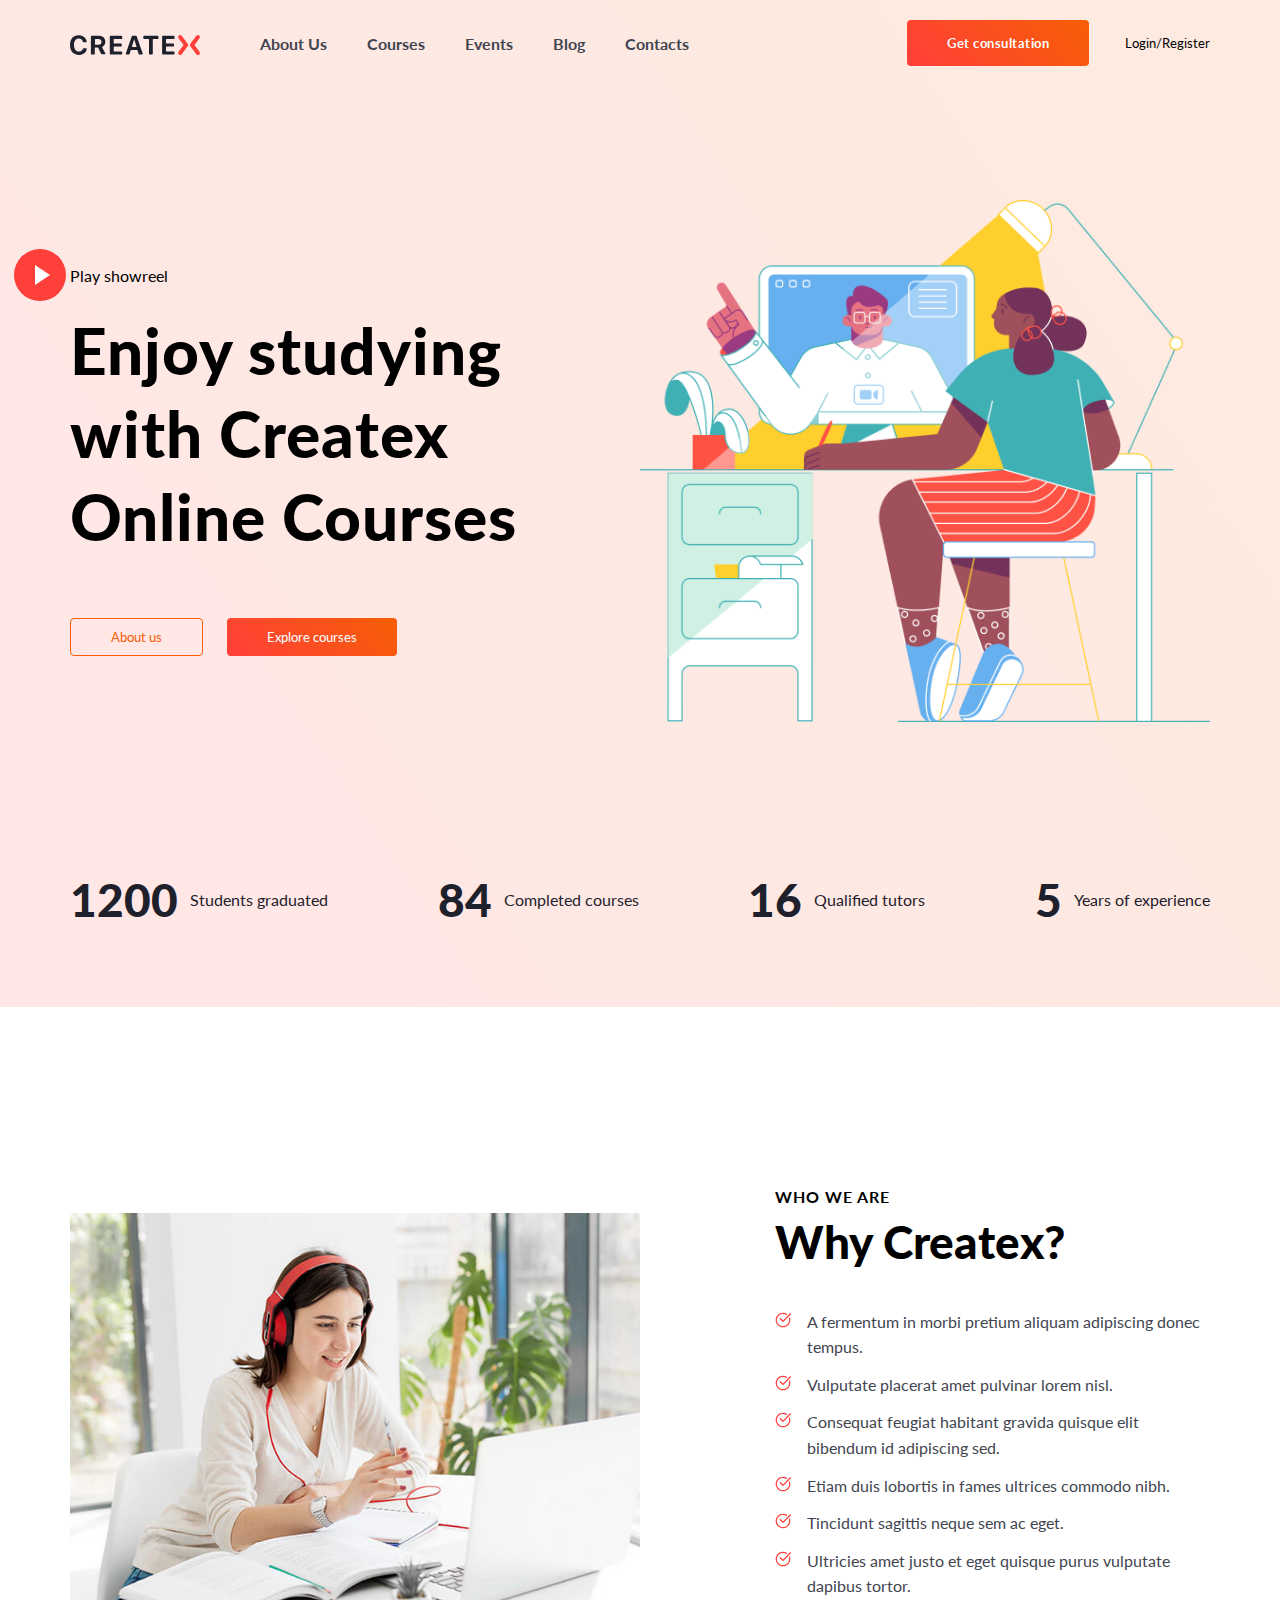
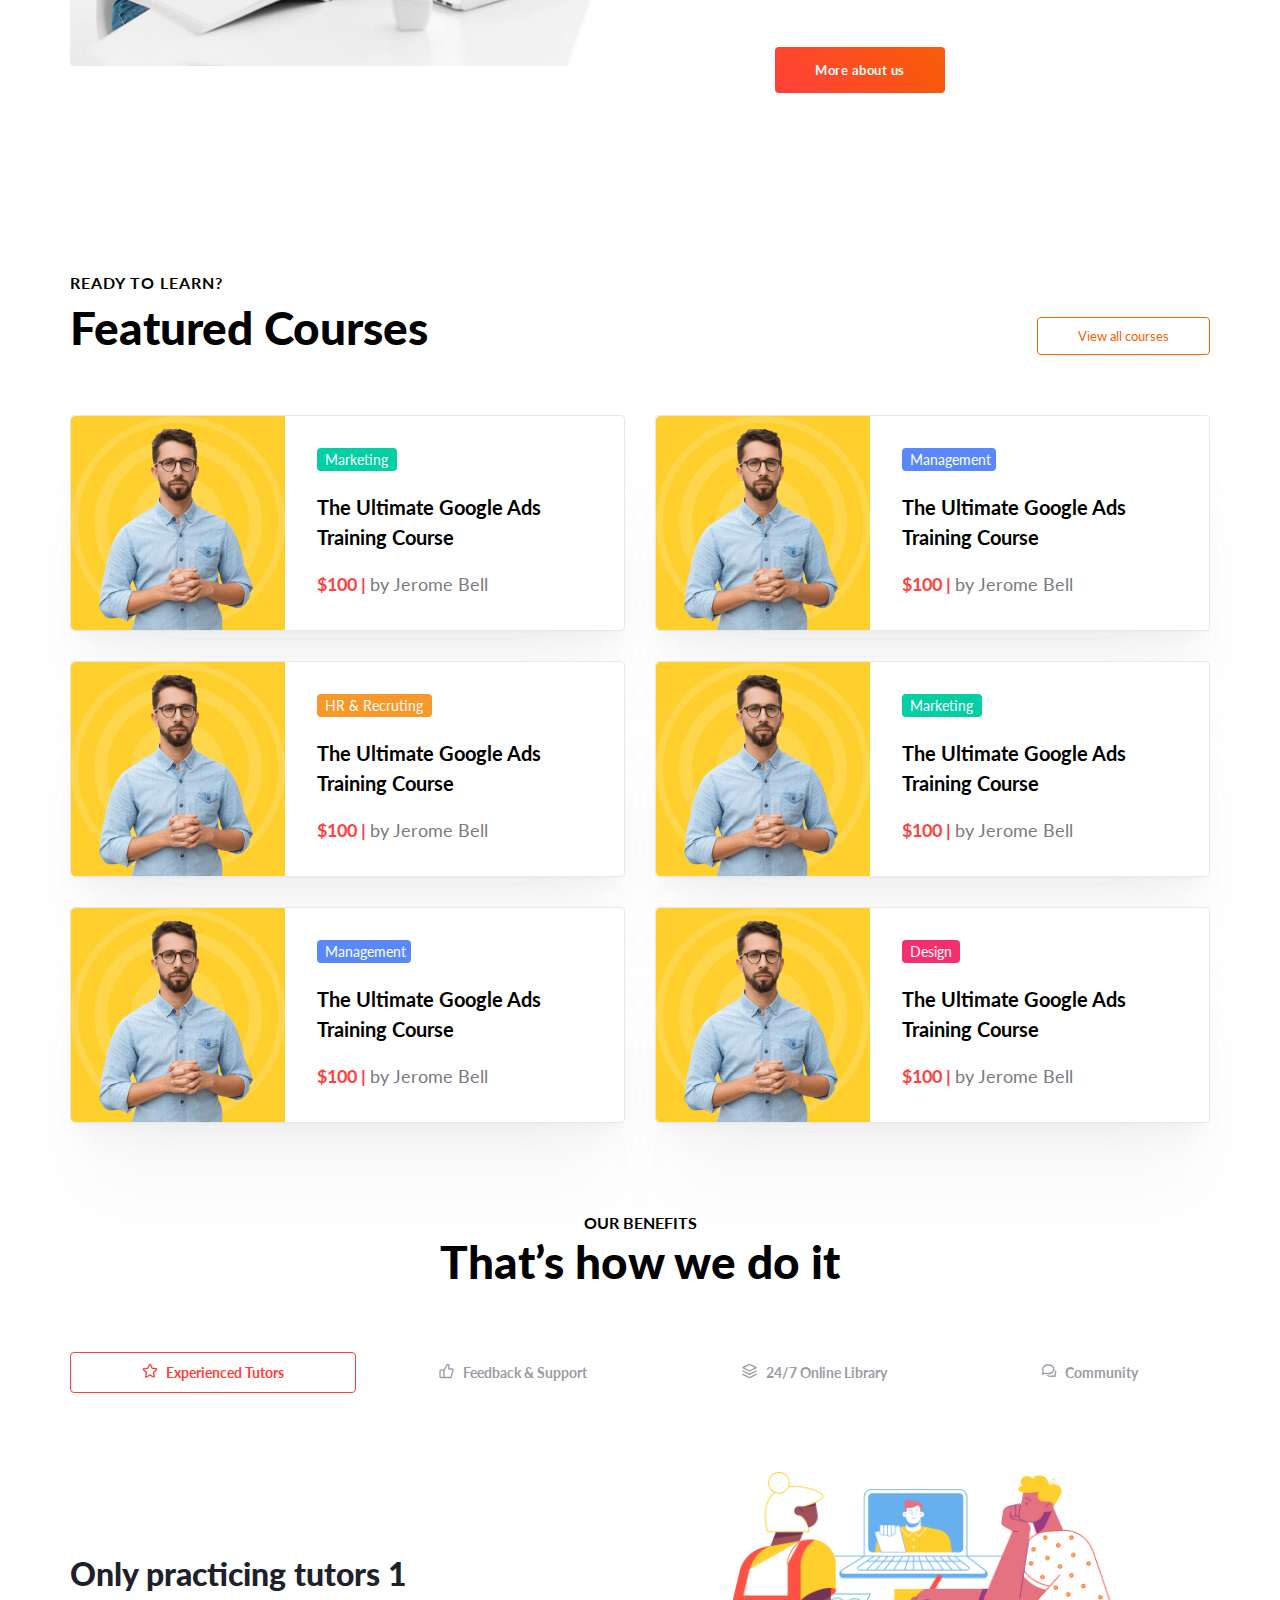
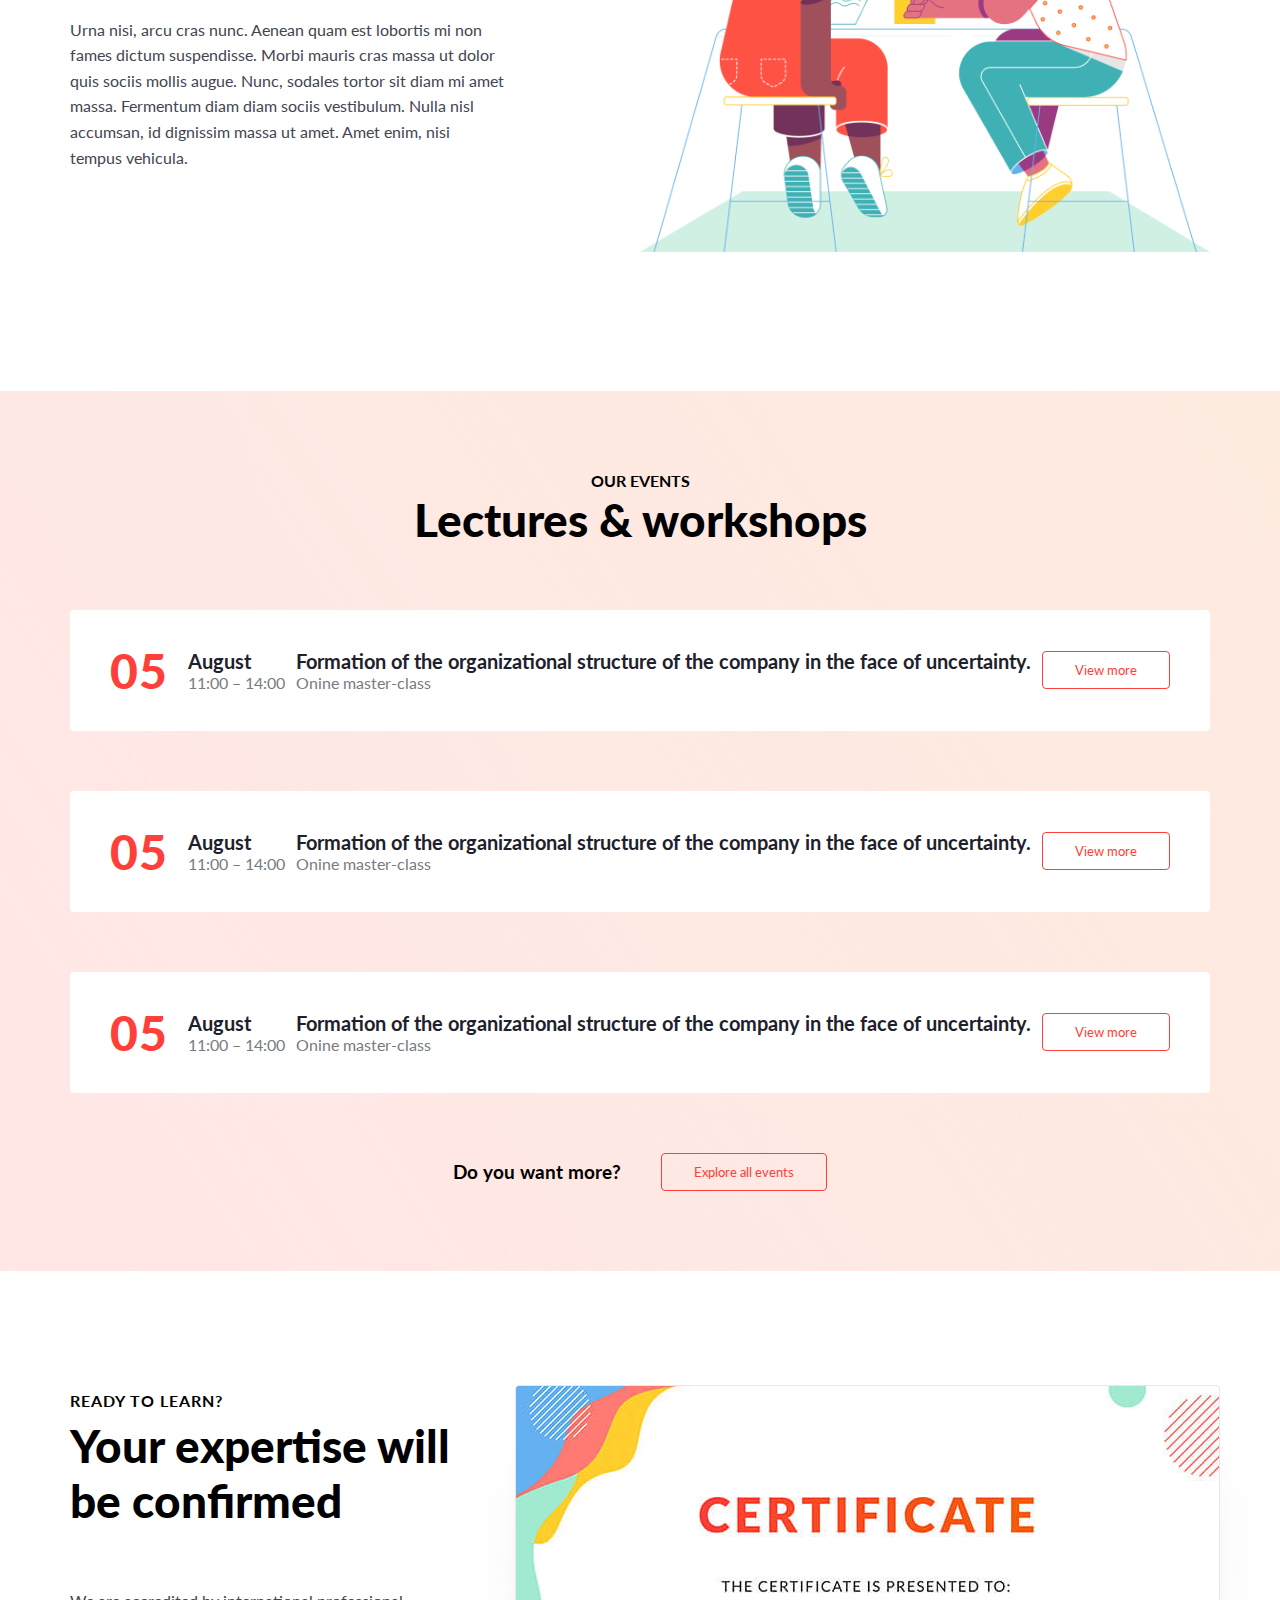
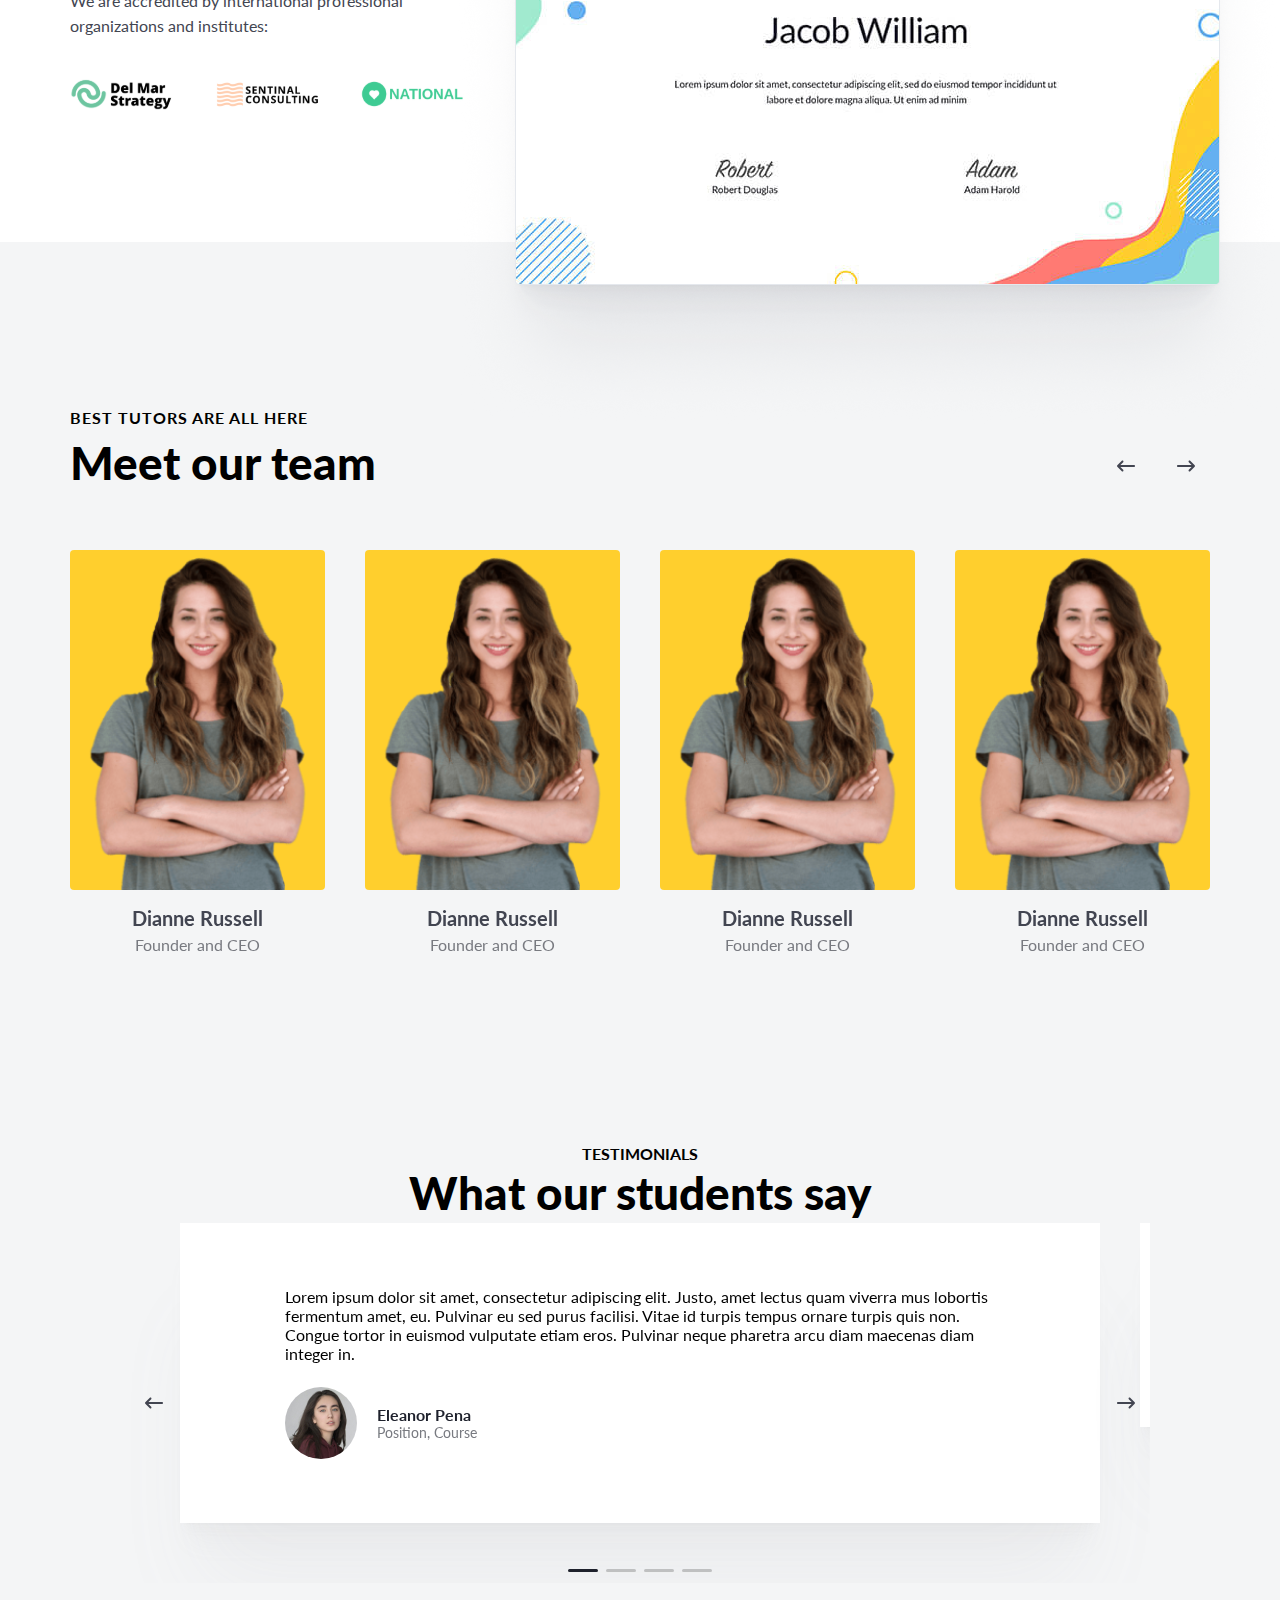
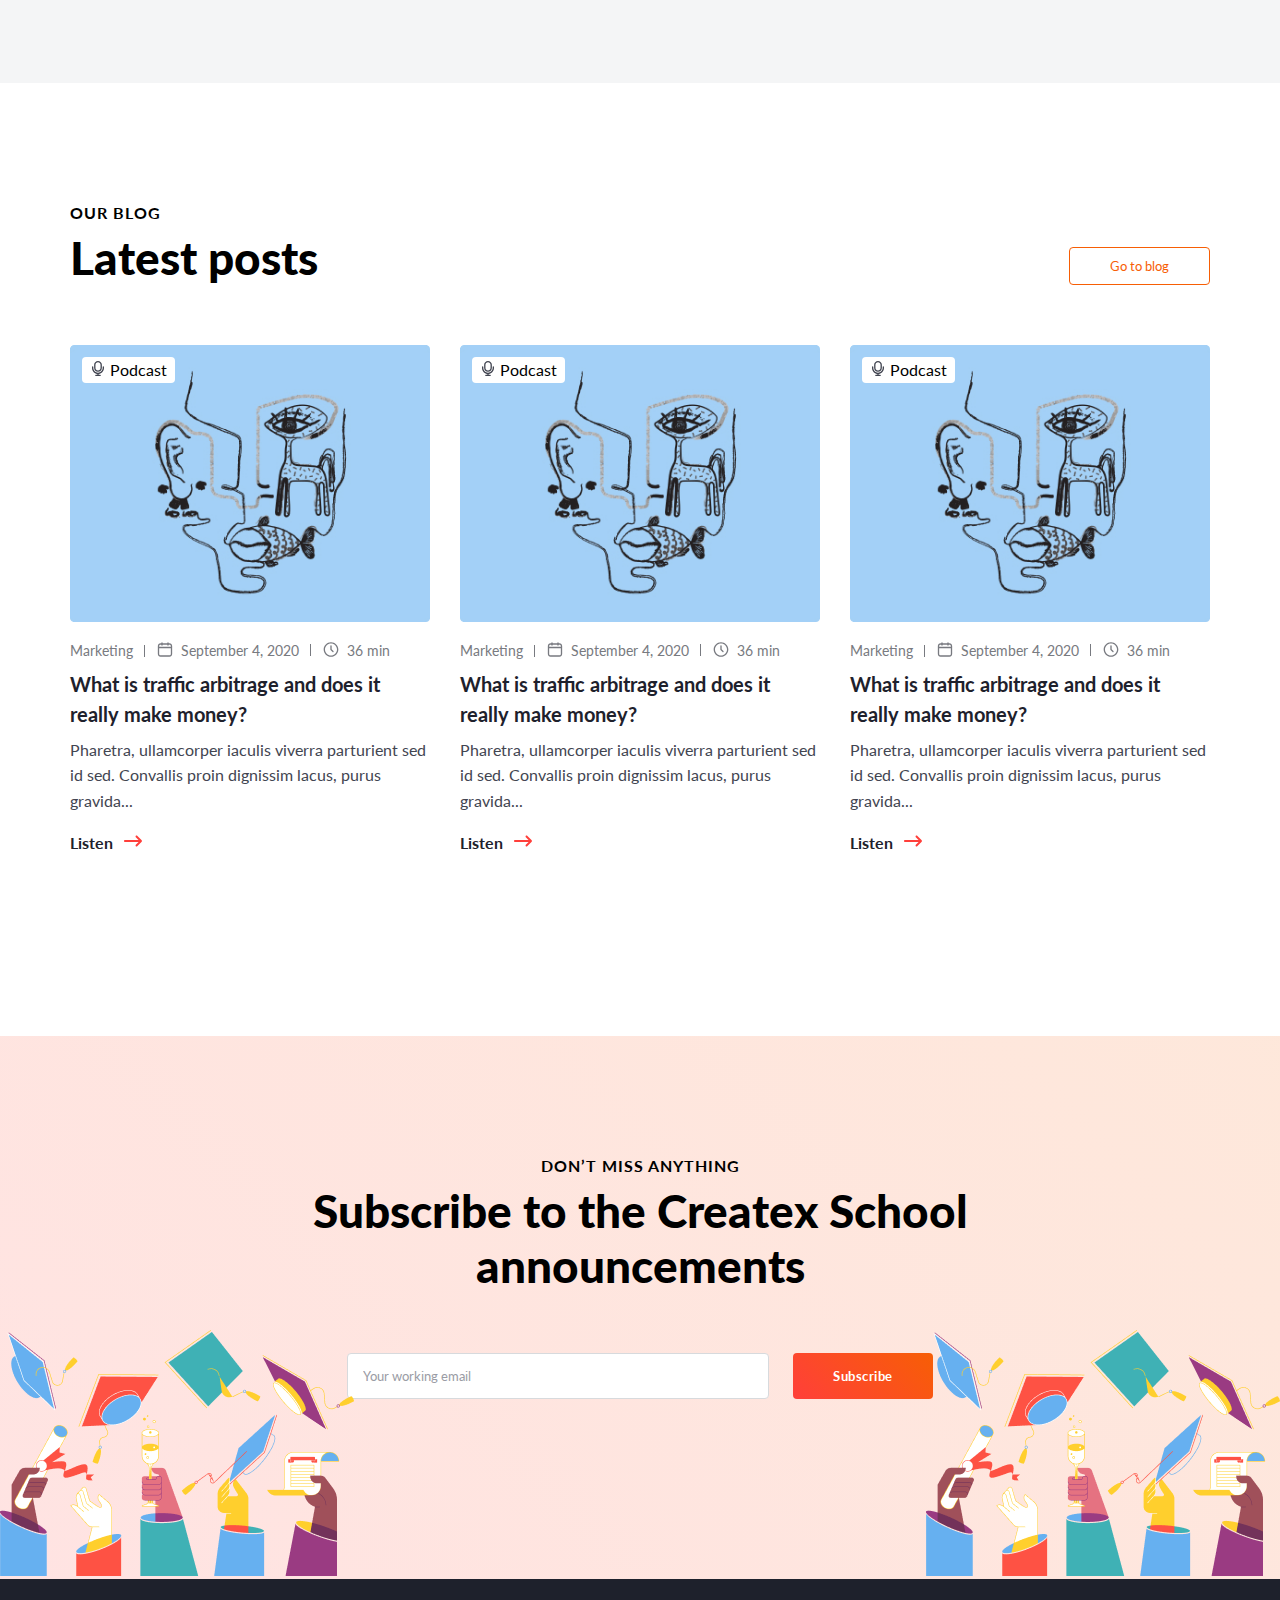
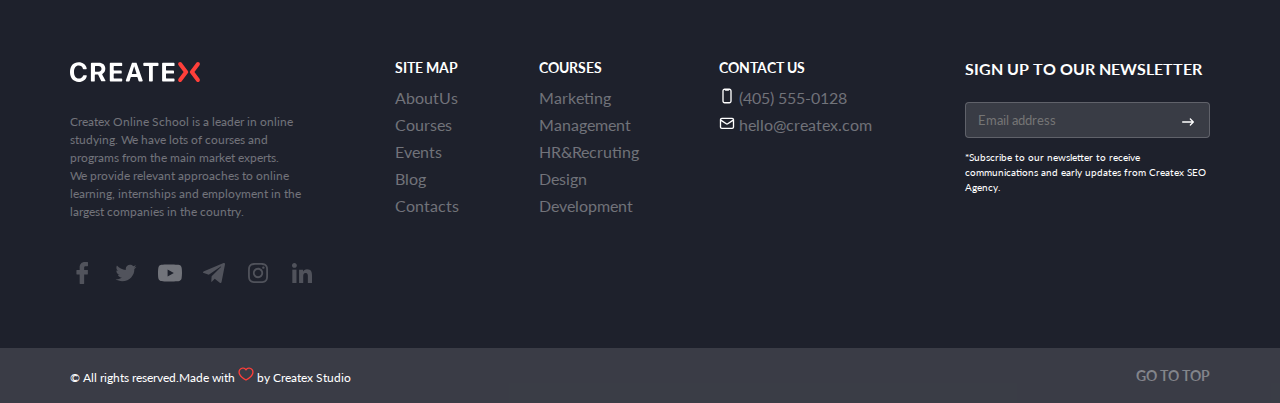
<file: index.html>
<!doctype html>
<html lang="en">
<head>
    <meta charset="UTF-8">
    <meta name="viewport"
          content="width=device-width, user-scalable=no, initial-scale=1.0, maximum-scale=1.0, minimum-scale=1.0">
    <meta http-equiv="X-UA-Compatible" content="ie=edge">
    <title>CreateX</title>
    <link
            rel="stylesheet"
            href="https://cdn.jsdelivr.net/npm/swiper@10/swiper-bundle.min.css"
    />
    <link rel="stylesheet" href="./src/styles/style.css">
</head>
<body>

<header class="header">
    <div class="container">
        <nav class="header__nav">
            <div class="header__route">
                <h1 class="header__title">
                    <img src="./src/images/logo.svg" alt="">
                </h1>
                <div class="header__menu">
                    <a href="" class="header__link">About Us</a>
                    <a href="./src/pages/courses/index.html" class="header__link">
                        Courses
                    </a>
                    <a href="" class="header__link">Events</a>
                    <a href="" class="header__link">Blog</a>
                    <a href="" class="header__link">Contacts</a>
                </div>
            </div>
            <div class="header__btns">
                <button class="header__btn">Get consultation</button>
                <button class="header__login">Login/Register</button>
            </div>
        </nav>
    </div>
</header>

<main>
    <section class="enjoy">
            <div class="container">
                <div class="enjoy__content">
                    <div class="enjoy__info">
                        <div class="enjoy__play">
                            <a href="https://www.youtube.com/">
                                <span class="enjoy__play-circle"></span>
                            </a>
                            Play showreel
                        </div>
                        <h2 class="enjoy__title">
                            Enjoy studying
                            with Createx Online Courses
                        </h2>
                        <div class="enjoy__btns">
                            <button class="enjoy__whiteBtn">About us</button>
                            <button class="enjoy__btn ">Explore courses</button>
                        </div>
                    </div>
                    <img class="enjoy__img" src="./src/images/illustration.png" alt="">
                </div>
                <ul class="enjoy__row">
                    <li class="enjoy__item">
                        <span class="enjoy__item-sum">
                            1200
                        </span>
                        <span class="enjoy__item-text">
                            Students graduated
                        </span>
                    </li>
                    <li class="enjoy__item">
                        <span class="enjoy__item-sum">
                            84
                        </span>
                        <span class="enjoy__item-text">
                            Completed courses
                        </span>
                    </li>
                    <li class="enjoy__item">
                        <span class="enjoy__item-sum">
                            16
                        </span>
                        <span class="enjoy__item-text">
                            Qualified tutors
                        </span>
                    </li>
                    <li class="enjoy__item">
                        <span class="enjoy__item-sum">
                            5
                        </span>
                        <span class="enjoy__item-text">
                           Years of experience
                        </span>
                    </li>
                </ul>
            </div>
    </section>

    <section class="about">
        <div class="container">
            <div class="about__content">
                <img src="./src/images/about.png" alt="" class="about__image">

                <div class="about__questions">
                    <p class="about__questions-suptitle">Who we are</p>
                    <h2 class="about__questions-title">Why Createx?</h2>
                    <ul class="about__questions-list">
                        <li class="about__questions-item">
                            <span>
                                <svg width="16" height="16" viewBox="0 0 16 16" fill="none" xmlns="http://www.w3.org/2000/svg">
<g clip-path="url(#clip0_2492_14491)">
<path d="M7.99984 15.3337C12.0432 15.3337 15.3332 12.044 15.3332 8.00033C15.3332 7.30238 15.2357 6.61458 15.0428 5.95588C14.9478 5.63197 14.6096 5.44592 14.2848 5.54096C13.9606 5.6357 13.7751 5.97512 13.8698 6.29903C14.0296 6.84629 14.1109 7.4189 14.1109 8.00033C14.1109 11.3699 11.3695 14.1114 7.99984 14.1114C4.63022 14.1114 1.88873 11.3699 1.88873 8.00033C1.88873 4.63071 4.63022 1.88921 7.99984 1.88921C9.22445 1.88921 10.4027 2.24729 11.4071 2.92449C11.6866 3.11323 12.0668 3.03908 12.2552 2.75948C12.4438 2.47959 12.3703 2.09973 12.0904 1.91115C10.8834 1.09728 9.46898 0.666992 7.99984 0.666992C3.95645 0.666992 0.666504 3.95664 0.666504 8.00033C0.666504 12.044 3.95645 15.3337 7.99984 15.3337Z" fill="#FF3F3A"/>
<path d="M14.8617 1.52885L7.99971 8.3905L5.8044 6.19552C5.54399 5.93526 5.12211 5.93526 4.86169 6.19552C4.60144 6.45593 4.60144 6.87781 4.86169 7.13822L7.52836 9.80489C7.65873 9.93526 7.82898 10.0002 7.99971 10.0002C8.17045 10.0002 8.3407 9.93526 8.47107 9.80489L15.8044 2.47156C16.0647 2.21114 16.0647 1.78927 15.8044 1.52885C15.544 1.2686 15.1221 1.2686 14.8617 1.52885Z" fill="#FF3F3A"/>
</g>
<defs>
<clipPath id="clip0_2492_14491">
<rect width="16" height="16" fill="white"/>
</clipPath>
</defs>
</svg>

                            </span>
                            A fermentum in morbi pretium aliquam adipiscing donec tempus.
                        </li>
                        <li class="about__questions-item">
                            <span>
                                <svg width="16" height="16" viewBox="0 0 16 16" fill="none" xmlns="http://www.w3.org/2000/svg">
<g clip-path="url(#clip0_2492_14491)">
<path d="M7.99984 15.3337C12.0432 15.3337 15.3332 12.044 15.3332 8.00033C15.3332 7.30238 15.2357 6.61458 15.0428 5.95588C14.9478 5.63197 14.6096 5.44592 14.2848 5.54096C13.9606 5.6357 13.7751 5.97512 13.8698 6.29903C14.0296 6.84629 14.1109 7.4189 14.1109 8.00033C14.1109 11.3699 11.3695 14.1114 7.99984 14.1114C4.63022 14.1114 1.88873 11.3699 1.88873 8.00033C1.88873 4.63071 4.63022 1.88921 7.99984 1.88921C9.22445 1.88921 10.4027 2.24729 11.4071 2.92449C11.6866 3.11323 12.0668 3.03908 12.2552 2.75948C12.4438 2.47959 12.3703 2.09973 12.0904 1.91115C10.8834 1.09728 9.46898 0.666992 7.99984 0.666992C3.95645 0.666992 0.666504 3.95664 0.666504 8.00033C0.666504 12.044 3.95645 15.3337 7.99984 15.3337Z" fill="#FF3F3A"/>
<path d="M14.8617 1.52885L7.99971 8.3905L5.8044 6.19552C5.54399 5.93526 5.12211 5.93526 4.86169 6.19552C4.60144 6.45593 4.60144 6.87781 4.86169 7.13822L7.52836 9.80489C7.65873 9.93526 7.82898 10.0002 7.99971 10.0002C8.17045 10.0002 8.3407 9.93526 8.47107 9.80489L15.8044 2.47156C16.0647 2.21114 16.0647 1.78927 15.8044 1.52885C15.544 1.2686 15.1221 1.2686 14.8617 1.52885Z" fill="#FF3F3A"/>
</g>
<defs>
<clipPath id="clip0_2492_14491">
<rect width="16" height="16" fill="white"/>
</clipPath>
</defs>
</svg>

                            </span>
                            Vulputate placerat amet pulvinar lorem nisl.
                        </li>
                        <li class="about__questions-item">
                            <span>
                                <svg width="16" height="16" viewBox="0 0 16 16" fill="none" xmlns="http://www.w3.org/2000/svg">
<g clip-path="url(#clip0_2492_14491)">
<path d="M7.99984 15.3337C12.0432 15.3337 15.3332 12.044 15.3332 8.00033C15.3332 7.30238 15.2357 6.61458 15.0428 5.95588C14.9478 5.63197 14.6096 5.44592 14.2848 5.54096C13.9606 5.6357 13.7751 5.97512 13.8698 6.29903C14.0296 6.84629 14.1109 7.4189 14.1109 8.00033C14.1109 11.3699 11.3695 14.1114 7.99984 14.1114C4.63022 14.1114 1.88873 11.3699 1.88873 8.00033C1.88873 4.63071 4.63022 1.88921 7.99984 1.88921C9.22445 1.88921 10.4027 2.24729 11.4071 2.92449C11.6866 3.11323 12.0668 3.03908 12.2552 2.75948C12.4438 2.47959 12.3703 2.09973 12.0904 1.91115C10.8834 1.09728 9.46898 0.666992 7.99984 0.666992C3.95645 0.666992 0.666504 3.95664 0.666504 8.00033C0.666504 12.044 3.95645 15.3337 7.99984 15.3337Z" fill="#FF3F3A"/>
<path d="M14.8617 1.52885L7.99971 8.3905L5.8044 6.19552C5.54399 5.93526 5.12211 5.93526 4.86169 6.19552C4.60144 6.45593 4.60144 6.87781 4.86169 7.13822L7.52836 9.80489C7.65873 9.93526 7.82898 10.0002 7.99971 10.0002C8.17045 10.0002 8.3407 9.93526 8.47107 9.80489L15.8044 2.47156C16.0647 2.21114 16.0647 1.78927 15.8044 1.52885C15.544 1.2686 15.1221 1.2686 14.8617 1.52885Z" fill="#FF3F3A"/>
</g>
<defs>
<clipPath id="clip0_2492_14491">
<rect width="16" height="16" fill="white"/>
</clipPath>
</defs>
</svg>

                            </span>
                            Consequat feugiat habitant gravida quisque elit bibendum id adipiscing sed.
                        </li>
                        <li class="about__questions-item">
                            <span>
                                <svg width="16" height="16" viewBox="0 0 16 16" fill="none" xmlns="http://www.w3.org/2000/svg">
<g clip-path="url(#clip0_2492_14491)">
<path d="M7.99984 15.3337C12.0432 15.3337 15.3332 12.044 15.3332 8.00033C15.3332 7.30238 15.2357 6.61458 15.0428 5.95588C14.9478 5.63197 14.6096 5.44592 14.2848 5.54096C13.9606 5.6357 13.7751 5.97512 13.8698 6.29903C14.0296 6.84629 14.1109 7.4189 14.1109 8.00033C14.1109 11.3699 11.3695 14.1114 7.99984 14.1114C4.63022 14.1114 1.88873 11.3699 1.88873 8.00033C1.88873 4.63071 4.63022 1.88921 7.99984 1.88921C9.22445 1.88921 10.4027 2.24729 11.4071 2.92449C11.6866 3.11323 12.0668 3.03908 12.2552 2.75948C12.4438 2.47959 12.3703 2.09973 12.0904 1.91115C10.8834 1.09728 9.46898 0.666992 7.99984 0.666992C3.95645 0.666992 0.666504 3.95664 0.666504 8.00033C0.666504 12.044 3.95645 15.3337 7.99984 15.3337Z" fill="#FF3F3A"/>
<path d="M14.8617 1.52885L7.99971 8.3905L5.8044 6.19552C5.54399 5.93526 5.12211 5.93526 4.86169 6.19552C4.60144 6.45593 4.60144 6.87781 4.86169 7.13822L7.52836 9.80489C7.65873 9.93526 7.82898 10.0002 7.99971 10.0002C8.17045 10.0002 8.3407 9.93526 8.47107 9.80489L15.8044 2.47156C16.0647 2.21114 16.0647 1.78927 15.8044 1.52885C15.544 1.2686 15.1221 1.2686 14.8617 1.52885Z" fill="#FF3F3A"/>
</g>
<defs>
<clipPath id="clip0_2492_14491">
<rect width="16" height="16" fill="white"/>
</clipPath>
</defs>
</svg>

                            </span>
                            Etiam duis lobortis in fames ultrices commodo nibh.
                        </li>
                        <li class="about__questions-item">
                            <span>
                                <svg width="16" height="16" viewBox="0 0 16 16" fill="none" xmlns="http://www.w3.org/2000/svg">
<g clip-path="url(#clip0_2492_14491)">
<path d="M7.99984 15.3337C12.0432 15.3337 15.3332 12.044 15.3332 8.00033C15.3332 7.30238 15.2357 6.61458 15.0428 5.95588C14.9478 5.63197 14.6096 5.44592 14.2848 5.54096C13.9606 5.6357 13.7751 5.97512 13.8698 6.29903C14.0296 6.84629 14.1109 7.4189 14.1109 8.00033C14.1109 11.3699 11.3695 14.1114 7.99984 14.1114C4.63022 14.1114 1.88873 11.3699 1.88873 8.00033C1.88873 4.63071 4.63022 1.88921 7.99984 1.88921C9.22445 1.88921 10.4027 2.24729 11.4071 2.92449C11.6866 3.11323 12.0668 3.03908 12.2552 2.75948C12.4438 2.47959 12.3703 2.09973 12.0904 1.91115C10.8834 1.09728 9.46898 0.666992 7.99984 0.666992C3.95645 0.666992 0.666504 3.95664 0.666504 8.00033C0.666504 12.044 3.95645 15.3337 7.99984 15.3337Z" fill="#FF3F3A"/>
<path d="M14.8617 1.52885L7.99971 8.3905L5.8044 6.19552C5.54399 5.93526 5.12211 5.93526 4.86169 6.19552C4.60144 6.45593 4.60144 6.87781 4.86169 7.13822L7.52836 9.80489C7.65873 9.93526 7.82898 10.0002 7.99971 10.0002C8.17045 10.0002 8.3407 9.93526 8.47107 9.80489L15.8044 2.47156C16.0647 2.21114 16.0647 1.78927 15.8044 1.52885C15.544 1.2686 15.1221 1.2686 14.8617 1.52885Z" fill="#FF3F3A"/>
</g>
<defs>
<clipPath id="clip0_2492_14491">
<rect width="16" height="16" fill="white"/>
</clipPath>
</defs>
</svg>

                            </span>
                            Tincidunt sagittis neque sem ac eget.
                        </li>
                        <li class="about__questions-item">
                            <span>
                                <svg width="16" height="16" viewBox="0 0 16 16" fill="none" xmlns="http://www.w3.org/2000/svg">
<g clip-path="url(#clip0_2492_14491)">
<path d="M7.99984 15.3337C12.0432 15.3337 15.3332 12.044 15.3332 8.00033C15.3332 7.30238 15.2357 6.61458 15.0428 5.95588C14.9478 5.63197 14.6096 5.44592 14.2848 5.54096C13.9606 5.6357 13.7751 5.97512 13.8698 6.29903C14.0296 6.84629 14.1109 7.4189 14.1109 8.00033C14.1109 11.3699 11.3695 14.1114 7.99984 14.1114C4.63022 14.1114 1.88873 11.3699 1.88873 8.00033C1.88873 4.63071 4.63022 1.88921 7.99984 1.88921C9.22445 1.88921 10.4027 2.24729 11.4071 2.92449C11.6866 3.11323 12.0668 3.03908 12.2552 2.75948C12.4438 2.47959 12.3703 2.09973 12.0904 1.91115C10.8834 1.09728 9.46898 0.666992 7.99984 0.666992C3.95645 0.666992 0.666504 3.95664 0.666504 8.00033C0.666504 12.044 3.95645 15.3337 7.99984 15.3337Z" fill="#FF3F3A"/>
<path d="M14.8617 1.52885L7.99971 8.3905L5.8044 6.19552C5.54399 5.93526 5.12211 5.93526 4.86169 6.19552C4.60144 6.45593 4.60144 6.87781 4.86169 7.13822L7.52836 9.80489C7.65873 9.93526 7.82898 10.0002 7.99971 10.0002C8.17045 10.0002 8.3407 9.93526 8.47107 9.80489L15.8044 2.47156C16.0647 2.21114 16.0647 1.78927 15.8044 1.52885C15.544 1.2686 15.1221 1.2686 14.8617 1.52885Z" fill="#FF3F3A"/>
</g>
<defs>
<clipPath id="clip0_2492_14491">
<rect width="16" height="16" fill="white"/>
</clipPath>
</defs>
</svg>

                            </span>
                            Ultricies amet justo et eget quisque purus vulputate dapibus tortor.
                        </li>
                    </ul>
                    <button class="header__btn">
                        More about us
                    </button>
                </div>

            </div>
        </div>
    </section>

    <section class="featured">
        <div class="container">
            <div class="featured__top">

                <h2 class="featured__top-title">
                    <span>Ready to learn?</span>
                    Featured Courses
                </h2>

                <button class="enjoy__whiteBtn">
                    View all courses
                </button>

            </div>

            <div class="featured__row">
                <div class="featured__card">
                    <img src="./src/images/mentor-1.png" alt="" class="featured__card-img">
                    <div class="featured__card-info">
                        <p class="featured__card-exp mark">
                            Marketing
                        </p>
                        <h3 class="featured__card-title">
                            The Ultimate Google Ads Training Course
                        </h3>
                        <p class="featured__card-price">
                            $100 | <span>by Jerome Bell</span>
                        </p>
                    </div>
                </div>
                <div class="featured__card">
                    <img src="./src/images/mentor-1.png" alt="" class="featured__card-img">
                    <div class="featured__card-info">
                        <p class="featured__card-exp manag">
                            Management
                        </p>
                        <h3 class="featured__card-title">
                            The Ultimate Google Ads Training Course
                        </h3>
                        <p class="featured__card-price">
                            $100 | <span>by Jerome Bell</span>
                        </p>
                    </div>
                </div>
                <div class="featured__card">
                    <img src="./src/images/mentor-1.png" alt="" class="featured__card-img">
                    <div class="featured__card-info">
                        <p class="featured__card-exp hr">
                            HR & Recruting
                        </p>
                        <h3 class="featured__card-title">
                            The Ultimate Google Ads Training Course
                        </h3>
                        <p class="featured__card-price">
                            $100 | <span>by Jerome Bell</span>
                        </p>
                    </div>
                </div>
                <div class="featured__card">
                    <img src="./src/images/mentor-1.png" alt="" class="featured__card-img">
                    <div class="featured__card-info">
                        <p class="featured__card-exp mark">
                            Marketing
                        </p>
                        <h3 class="featured__card-title">
                            The Ultimate Google Ads Training Course
                        </h3>
                        <p class="featured__card-price">
                            $100 | <span>by Jerome Bell</span>
                        </p>
                    </div>
                </div>
                <div class="featured__card">
                    <img src="./src/images/mentor-1.png" alt="" class="featured__card-img">
                    <div class="featured__card-info">
                        <p class="featured__card-exp manag">
                            Management
                        </p>
                        <h3 class="featured__card-title">
                            The Ultimate Google Ads Training Course
                        </h3>
                        <p class="featured__card-price">
                            $100 | <span>by Jerome Bell</span>
                        </p>
                    </div>
                </div>
                <div class="featured__card">
                    <img src="./src/images/mentor-1.png" alt="" class="featured__card-img">
                    <div class="featured__card-info">
                        <p class="featured__card-exp design">
                            Design
                        </p>
                        <h3 class="featured__card-title">
                            The Ultimate Google Ads Training Course
                        </h3>
                        <p class="featured__card-price">
                            $100 | <span>by Jerome Bell</span>
                        </p>
                    </div>
                </div>
            </div>
        </div>
    </section>

    <section class="benefits">
        <div class="container">
            <p class="benefits__subtitle">OUR BENEFITS</p>
            <h2 class="benefits__title">That’s how we do it</h2>
            <div class="tabs">
                <ul class="benefits__tabs">
                    <li class="benefits__tabs-tab active">
                        <span>
                            <svg width="16" height="16" viewBox="0 0 16 16" fill="none" xmlns="http://www.w3.org/2000/svg">
                                <path fill-rule="evenodd" clip-rule="evenodd" d="M6.77932 1.46709C7.24248 0.398992 8.75719 0.39899 9.22036 1.46709L10.6214 4.69809L14.1273 5.03216C15.2862 5.14259 15.7543 6.58317 14.8816 7.35373L12.2417 9.68466L13.0073 13.1221C13.2604 14.2585 12.035 15.1488 11.0325 14.5569L7.99984 12.7665L4.96721 14.5569C3.96469 15.1488 2.73926 14.2585 2.99236 13.1221L3.75801 9.68466L1.11809 7.35373C0.245398 6.58317 0.71347 5.14259 1.87242 5.03216L5.37824 4.69809L6.77932 1.46709ZM9.40091 5.22735L7.99984 1.99635L6.59876 5.22735C6.406 5.67189 5.98678 5.97647 5.50444 6.02243L1.99861 6.35649L4.63852 8.68743C5.00174 9.00813 5.16186 9.50095 5.05652 9.97389L4.29088 13.4114L7.32351 11.621C7.74075 11.3746 8.25893 11.3746 8.67617 11.621L11.7088 13.4114L10.9432 9.97389C10.8378 9.50095 10.9979 9.00813 11.3612 8.68743L14.0011 6.35649L10.4952 6.02243C10.0129 5.97647 9.59368 5.67189 9.40091 5.22735Z" fill="#9A9CA5"/>
                            </svg>
                        </span>
                        Experienced Tutors
                    </li>
                    <li class="benefits__tabs-tab">
                        <span>
                           <svg width="17" height="16" viewBox="0 0 17 16" fill="none" xmlns="http://www.w3.org/2000/svg">
                               <path fill-rule="evenodd" clip-rule="evenodd" d="M9.9547 2.16732C9.86168 2.16732 9.77547 2.21676 9.72843 2.29736L9.72433 2.30438L6.66683 7.26115V13.834H12.3907C12.5135 13.834 12.6198 13.7487 12.6464 13.629L12.6487 13.6186L14.3487 6.97883C14.3798 6.8179 14.2565 6.66732 14.0915 6.66732H11.5002C11.066 6.66732 10.6268 6.52228 10.307 6.21014C9.97075 5.88199 9.81488 5.41203 9.91491 4.90572L10.3941 2.48001C10.4261 2.31806 10.3022 2.16732 10.1372 2.16732H9.9547ZM5.3335 13.834V7.73875H2.97118C2.82739 7.73875 2.7104 7.85476 2.70929 7.99872C2.70929 7.99872 2.70929 7.99872 2.70929 7.99872L2.66684 13.5701C2.66572 13.7154 2.78327 13.834 2.92868 13.834H5.3335ZM5.62809 6.40541L8.58155 1.61731C8.86843 1.13222 9.39032 0.833984 9.9547 0.833984H10.1372C11.1424 0.833984 11.897 1.75237 11.7022 2.73844L11.223 5.16415C11.2144 5.20732 11.22 5.22693 11.2213 5.23124C11.2228 5.23604 11.226 5.24402 11.2383 5.25596C11.2661 5.28317 11.3492 5.33398 11.5002 5.33398H14.0915C15.1121 5.33398 15.8701 6.27923 15.6487 7.27539L15.6464 7.28579L13.9453 13.93C13.7788 14.6537 13.1343 15.1673 12.3907 15.1673H2.92868C2.04298 15.1673 1.32676 14.4457 1.33354 13.56C1.33354 13.56 1.33354 13.56 1.33354 13.56L1.37599 7.98854C1.38271 7.11235 2.09485 6.40541 2.97118 6.40541H5.62809Z" fill="#9A9CA5"/>
                           </svg>
                        </span>
                        Feedback & Support
                    </li>
                    <li class="benefits__tabs-tab">
                        <span>
<svg width="17" height="16" viewBox="0 0 17 16" fill="none" xmlns="http://www.w3.org/2000/svg">
<path fill-rule="evenodd" clip-rule="evenodd" d="M8.20184 0.736397C8.38953 0.642555 8.61044 0.642555 8.79813 0.736397L15.4648 4.06973C15.6906 4.18266 15.8333 4.4135 15.8333 4.66602C15.8333 4.91853 15.6906 5.14937 15.4648 5.2623L8.79813 8.59563C8.61044 8.68948 8.38953 8.68948 8.20184 8.59563L1.53517 5.2623C1.30932 5.14937 1.16665 4.91853 1.16665 4.66602C1.16665 4.4135 1.30932 4.18266 1.53517 4.06973L8.20184 0.736397ZM3.32403 4.66602L8.49998 7.25399L13.6759 4.66602L8.49998 2.07804L3.32403 4.66602Z" fill="#9A9CA5"/>
<path fill-rule="evenodd" clip-rule="evenodd" d="M1.23703 7.70121C1.40169 7.37189 1.80214 7.2384 2.13146 7.40306L8.49998 10.5873L14.8685 7.40306C15.1978 7.2384 15.5983 7.37189 15.7629 7.70121C15.9276 8.03052 15.7941 8.43097 15.4648 8.59563L8.79813 11.929C8.61044 12.0228 8.38953 12.0228 8.20184 11.929L1.53517 8.59563C1.20586 8.43097 1.07237 8.03052 1.23703 7.70121Z" fill="#9A9CA5"/>
<path fill-rule="evenodd" clip-rule="evenodd" d="M1.23703 11.0345C1.40169 10.7052 1.80214 10.5717 2.13146 10.7364L8.49998 13.9207L14.8685 10.7364C15.1978 10.5717 15.5983 10.7052 15.7629 11.0345C15.9276 11.3639 15.7941 11.7643 15.4648 11.929L8.79813 15.2623C8.61044 15.3561 8.38953 15.3561 8.20184 15.2623L1.53517 11.929C1.20586 11.7643 1.07237 11.3639 1.23703 11.0345Z" fill="#9A9CA5"/>
</svg>

</span>
                        24/7 Online Library
                    </li>
                    <li class="benefits__tabs-tab">
                        <span>
<svg width="16" height="16" viewBox="0 0 16 16" fill="none" xmlns="http://www.w3.org/2000/svg">
<path fill-rule="evenodd" clip-rule="evenodd" d="M14.6153 7.04557C14.5204 7.70339 14.2954 8.32861 13.9619 8.90355C13.9869 9.0459 13.9997 9.18979 13.9997 9.33429C13.9997 9.83617 13.8543 10.3165 13.5849 10.7529C13.4504 10.9707 13.4158 11.226 13.4025 11.3946C13.3873 11.5879 13.3924 11.7994 13.4062 12.0025C13.4217 12.2304 13.4497 12.4697 13.4818 12.6954C13.2216 12.6196 12.9395 12.5434 12.6704 12.4826C12.4465 12.4321 12.2174 12.3891 12.0099 12.3676C11.8289 12.349 11.5674 12.3345 11.3335 12.4101C10.8221 12.5754 10.2594 12.6676 9.66636 12.6676C8.96109 12.6676 8.31335 12.5424 7.74559 12.325C7.60903 12.3312 7.47147 12.3343 7.33301 12.3343C6.52993 12.3343 5.75701 12.2287 5.03385 12.0335C6.08516 13.2494 7.81828 14.001 9.66636 14.001C10.3883 14.001 11.0812 13.8901 11.7198 13.6864C11.7209 13.6865 11.723 13.6864 11.726 13.6864C11.7424 13.686 11.7879 13.6851 11.8729 13.6939C12.0067 13.7077 12.1786 13.7385 12.377 13.7833C12.7719 13.8724 13.2157 14.0038 13.5615 14.1136C14.2949 14.3464 15.0056 13.7064 14.8745 12.9621C14.8181 12.6418 14.7595 12.2508 14.7365 11.9122C14.7249 11.7419 14.7236 11.6021 14.7317 11.4995C14.7351 11.457 14.7394 11.4304 14.7421 11.4162C15.1172 10.7949 15.333 10.0874 15.333 9.33429C15.333 8.48526 15.0693 7.70995 14.6153 7.04557Z" fill="#9A9CA5"/>
<path fill-rule="evenodd" clip-rule="evenodd" d="M3.73109 3.79943C2.83245 4.48662 2.33306 5.38871 2.33306 6.33398C2.33306 6.80534 2.45577 7.25932 2.68599 7.68147C2.77367 7.84226 2.79854 8.00812 2.80744 8.1204C2.81714 8.24283 2.8123 8.36867 2.80166 8.48633C2.78034 8.72191 2.72949 8.98884 2.66849 9.25174C2.59715 9.55927 2.50572 9.88724 2.41296 10.1952C2.76512 10.0672 3.15003 9.93601 3.51493 9.82956C3.80985 9.74352 4.10767 9.66886 4.37274 9.62695C4.60108 9.59084 4.93243 9.55536 5.2177 9.65405C5.85792 9.87555 6.57411 10.0007 7.33306 10.0007C8.76451 10.0007 10.0358 9.55621 10.935 8.86854C11.8337 8.18135 12.3331 7.27926 12.3331 6.33398C12.3331 5.38871 11.8337 4.48662 10.935 3.79943C10.0358 3.11176 8.76451 2.66732 7.33306 2.66732C5.90162 2.66732 4.63034 3.11176 3.73109 3.79943ZM2.92116 2.74028C4.07283 1.85959 5.63489 1.33398 7.33306 1.33398C9.03123 1.33398 10.5933 1.85959 11.745 2.74028C12.8973 3.62145 13.6664 4.88602 13.6664 6.33398C13.6664 7.78194 12.8973 9.04652 11.745 9.92769C10.5933 10.8084 9.03123 11.334 7.33306 11.334C6.43769 11.334 5.58244 11.188 4.80591 10.9224C4.80513 10.9246 4.74215 10.9184 4.58098 10.9439C4.39521 10.9733 4.15809 11.0308 3.88836 11.1095C3.35138 11.2662 2.74835 11.4878 2.28902 11.6666C1.49327 11.9763 0.682633 11.212 0.95074 10.3979C1.09284 9.96647 1.26043 9.42121 1.36966 8.95041C1.42468 8.71324 1.46039 8.51384 1.47375 8.36618C1.47839 8.31492 1.47958 8.27756 1.47932 8.2523C1.17246 7.66592 0.99973 7.01748 0.99973 6.33398C0.99973 4.88602 1.76887 3.62145 2.92116 2.74028Z" fill="#9A9CA5"/>
</svg>

</span>
                        Community
                    </li>
                </ul>
                <div class="benefits__content active">
                    <div class="benefits__info">
                        <h3 class="benefits__info-title">Only practicing tutors 1</h3>
                        <p class="benefits__info-text">
                            Urna nisi, arcu cras nunc. Aenean quam est lobortis mi non fames dictum suspendisse. Morbi mauris cras massa ut dolor quis sociis mollis augue. Nunc, sodales tortor sit diam mi amet massa. Fermentum diam diam sociis vestibulum. Nulla nisl accumsan, id dignissim massa ut amet. Amet enim, nisi tempus vehicula.
                        </p>
                    </div>
                    <img class="benefits__img" src="./src/images/benefitsImg.png" alt="">
                </div>
                <div class="benefits__content">
                    <div class="benefits__info">
                        <h3 class="benefits__info-title">Only practicing tutors 2</h3>
                        <p class="benefits__info-text">
                            Urna nisi, arcu cras nunc. Aenean quam est lobortis mi non fames dictum suspendisse. Morbi mauris cras massa ut dolor quis sociis mollis augue. Nunc, sodales tortor sit diam mi amet massa. Fermentum diam diam sociis vestibulum. Nulla nisl accumsan, id dignissim massa ut amet. Amet enim, nisi tempus vehicula.
                        </p>
                    </div>
                    <img class="benefits__img" src="./src/images/benefitsImg.png" alt="">
                </div>
                <div class="benefits__content">
                    <div class="benefits__info">
                        <h3 class="benefits__info-title">Only practicing tutors 3</h3>
                        <p class="benefits__info-text">
                            Urna nisi, arcu cras nunc. Aenean quam est lobortis mi non fames dictum suspendisse. Morbi mauris cras massa ut dolor quis sociis mollis augue. Nunc, sodales tortor sit diam mi amet massa. Fermentum diam diam sociis vestibulum. Nulla nisl accumsan, id dignissim massa ut amet. Amet enim, nisi tempus vehicula.
                        </p>
                    </div>
                    <img class="benefits__img" src="./src/images/benefitsImg.png" alt="">
                </div>
                <div class="benefits__content">
                    <div class="benefits__info">
                        <h3 class="benefits__info-title">Only practicing tutors 4</h3>
                        <p class="benefits__info-text">
                            Urna nisi, arcu cras nunc. Aenean quam est lobortis mi non fames dictum suspendisse. Morbi mauris cras massa ut dolor quis sociis mollis augue. Nunc, sodales tortor sit diam mi amet massa. Fermentum diam diam sociis vestibulum. Nulla nisl accumsan, id dignissim massa ut amet. Amet enim, nisi tempus vehicula.
                        </p>
                    </div>
                    <img class="benefits__img" src="./src/images/benefitsImg.png" alt="">
                </div>
            </div>
        </div>
    </section>

    <section class="events">
        <div class="container">
            <p class="benefits__subtitle">OUR EVENTS</p>
            <h2 class="benefits__title">Lectures & workshops</h2>
            <div class="events__block">
                <div class="events__card">
                    <div class="events__date">
                        <p class="events__date-num">05</p>
                        <p class="events__date-time">August
                        <span>11:00 – 14:00</span>
                        </p>
                    </div>
                    <div class="events__info">
                        <h3 class="events__info-title">Formation of the organizational structure of the company in the face of uncertainty.</h3>
                        <p class="events__info-text">Onine master-class</p>
                    </div>
                    <button class="events__btn">
                        View more
                    </button>
                </div>
                <div class="events__card">
                    <div class="events__date">
                        <p class="events__date-num">05</p>
                        <p class="events__date-time">August
                            <span>11:00 – 14:00</span>
                        </p>
                    </div>
                    <div class="events__info">
                        <h3 class="events__info-title">Formation of the organizational structure of the company in the face of uncertainty.</h3>
                        <p class="events__info-text">Onine master-class</p>
                    </div>
                    <button class="events__btn">
                        View more
                    </button>
                </div>
                <div class="events__card">
                    <div class="events__date">
                        <p class="events__date-num">05</p>
                        <p class="events__date-time">August
                            <span>11:00 – 14:00</span>
                        </p>
                    </div>
                    <div class="events__info">
                        <h3 class="events__info-title">Formation of the organizational structure of the company in the face of uncertainty.</h3>
                        <p class="events__info-text">Onine master-class</p>
                    </div>
                    <button class="events__btn">
                        View more
                    </button>
                </div>
            </div>
            <div class="events__bottom">
                <h3>Do you want more?</h3>
                <button class="events__btn">Explore all events</button>
            </div>

        </div>
    </section>

    <section class="certificate">
        <div class="container">
            <div class="certificate__content">
                <div class="certificate__info">
                    <div class="featured__top">

                        <h2 class="featured__top-title">
                            <span>Ready to learn?</span>
                            Your expertise will be confirmed
                        </h2>


                    </div>
                    <p class="certificate__text">We are accredited by international professional organizations and institutes:
                    </p>
                    <img class="certificate__logos" src="src/images/comp.svg" alt="">
                </div>
                <img class="certificate__img" src="./src/images/certificate.png" alt="">
            </div>
        </div>
    </section>

    <section class="team">
        <div class="container">
            <div class="featured__top">
                <h2 class="featured__top-title">
                    <span>Best tutors are all here</span>
                    Meet our team
                </h2>
                <div class="team__btns">
                    <button class="team__btn prev">
                        <svg width="24" height="24" viewBox="0 0 24 24" fill="none" xmlns="http://www.w3.org/2000/svg">
                            <path fill-rule="evenodd" clip-rule="evenodd" d="M9.20711 17.2071C8.81658 17.5976 8.18342 17.5976 7.79289 17.2071L3.29289 12.7071C2.90237 12.3166 2.90237 11.6834 3.29289 11.2929L7.79289 6.79289C8.18342 6.40237 8.81658 6.40237 9.20711 6.79289C9.59763 7.18342 9.59763 7.81658 9.20711 8.20711L6.41421 11L20 11C20.5523 11 21 11.4477 21 12C21 12.5523 20.5523 13 20 13L6.41421 13L9.20711 15.7929C9.59763 16.1834 9.59763 16.8166 9.20711 17.2071Z" fill="#424551"/>
                        </svg>
                    </button>
                    <button class="team__btn next">
                        <svg width="24" height="24" viewBox="0 0 24 24" fill="none" xmlns="http://www.w3.org/2000/svg">
                            <path fill-rule="evenodd" clip-rule="evenodd" d="M14.7929 6.79289C15.1834 6.40237 15.8166 6.40237 16.2071 6.79289L20.7071 11.2929C21.0976 11.6834 21.0976 12.3166 20.7071 12.7071L16.2071 17.2071C15.8166 17.5976 15.1834 17.5976 14.7929 17.2071C14.4024 16.8166 14.4024 16.1834 14.7929 15.7929L17.5858 13H4C3.44772 13 3 12.5523 3 12C3 11.4477 3.44772 11 4 11H17.5858L14.7929 8.20711C14.4024 7.81658 14.4024 7.18342 14.7929 6.79289Z" fill="#424551"/>
                        </svg>
                    </button>
                </div>
            </div>

            <div class="swiper mySwiper">
                <div class="swiper-wrapper">
                    <div class="swiper-slide">
                        <div class="team__card">
                            <div class="team__card-hover">
                                <img src="./src/images/team1.png" alt="">
                                <div class="team__card-icons">
                                    <a href="" class="team__card-link">
                                        <svg width="20" height="20" viewBox="0 0 20 20" fill="none" xmlns="http://www.w3.org/2000/svg">
                                            <g opacity="0.6">
                                                <path d="M14.6359 0.837799L12.3215 0.833984C9.72134 0.833984 8.04102 2.60489 8.04102 5.34584V7.42611H5.71401C5.51293 7.42611 5.3501 7.59357 5.3501 7.80013V10.8142C5.3501 11.0208 5.51312 11.188 5.71401 11.188H8.04102V18.7935C8.04102 19 8.20386 19.1673 8.40494 19.1673H11.441C11.6421 19.1673 11.8049 18.9999 11.8049 18.7935V11.188H14.5258C14.7268 11.188 14.8897 11.0208 14.8897 10.8142L14.8908 7.80013C14.8908 7.70095 14.8524 7.60597 14.7842 7.53578C14.7161 7.46559 14.6232 7.42611 14.5267 7.42611H11.8049V5.66264C11.8049 4.81505 12.0016 4.38476 13.0764 4.38476L14.6355 4.38419C14.8364 4.38419 14.9992 4.21673 14.9992 4.01037V1.21163C14.9992 1.00545 14.8366 0.83818 14.6359 0.837799Z" fill="white"/>
                                            </g>
                                        </svg>

                                    </a>
                                    <a href="" class="team__card-link">
                                        <svg width="20" height="20" viewBox="0 0 20 20" fill="none" xmlns="http://www.w3.org/2000/svg">
                                            <g opacity="0.6">
                                                <path d="M18.3169 6.56606C18.2778 5.6805 18.1346 5.07168 17.9295 4.54413C17.7178 3.98415 17.3923 3.4828 16.9657 3.06603C16.5489 2.64277 16.0443 2.31388 15.4908 2.10555C14.9602 1.90041 14.3545 1.7572 13.469 1.71816C12.5768 1.67581 12.2936 1.66602 10.0308 1.66602C7.76794 1.66602 7.48471 1.67581 6.59584 1.71485C5.71028 1.7539 5.10146 1.89723 4.57404 2.10225C4.01393 2.31388 3.51258 2.63946 3.09581 3.06603C2.67255 3.4828 2.34379 3.98746 2.13534 4.54095C1.9302 5.07168 1.78699 5.67719 1.74795 6.56275C1.70559 7.45493 1.6958 7.73816 1.6958 10.001C1.6958 12.2638 1.70559 12.547 1.74464 13.4359C1.78368 14.3215 1.92702 14.9303 2.13216 15.4578C2.34379 16.0178 2.67255 16.5191 3.09581 16.9359C3.51258 17.3592 4.01724 17.6881 4.57073 17.8964C5.10146 18.1015 5.70697 18.2447 6.59266 18.2838C7.4814 18.323 7.76476 18.3326 10.0276 18.3326C12.2904 18.3326 12.5736 18.323 13.4625 18.2838C14.348 18.2447 14.9569 18.1015 15.4843 17.8964C16.6044 17.4633 17.4899 16.5778 17.923 15.4578C18.128 14.9271 18.2713 14.3215 18.3104 13.4359C18.3494 12.547 18.3592 12.2638 18.3592 10.001C18.3592 7.73816 18.3559 7.45493 18.3169 6.56606ZM16.816 13.3708C16.7801 14.1847 16.6434 14.6243 16.5295 14.9173C16.2494 15.6434 15.6731 16.2196 14.9471 16.4997C14.654 16.6136 14.2113 16.7504 13.4005 16.7861C12.5215 16.8253 12.2578 16.8349 10.0341 16.8349C7.81029 16.8349 7.54334 16.8253 6.66744 16.7861C5.85348 16.7504 5.41394 16.6136 5.12092 16.4997C4.7596 16.3661 4.43071 16.1545 4.16375 15.8778C3.88701 15.6075 3.67538 15.2819 3.54184 14.9206C3.42788 14.6276 3.29116 14.1847 3.25542 13.3741C3.21625 12.495 3.20659 12.2312 3.20659 10.0075C3.20659 7.7837 3.21625 7.51674 3.25542 6.64097C3.29116 5.82701 3.42788 5.38747 3.54184 5.09444C3.67538 4.733 3.88701 4.40423 4.16706 4.13715C4.43719 3.8604 4.76278 3.64877 5.12423 3.51536C5.41725 3.40141 5.8601 3.26469 6.67075 3.22882C7.54983 3.18978 7.8136 3.17998 10.0372 3.17998C12.2643 3.17998 12.528 3.18978 13.4039 3.22882C14.2178 3.26469 14.6573 3.40141 14.9504 3.51536C15.3117 3.64877 15.6406 3.8604 15.9075 4.13715C16.1843 4.40741 16.3959 4.733 16.5295 5.09444C16.6434 5.38747 16.7801 5.83019 16.816 6.64097C16.855 7.52005 16.8648 7.7837 16.8648 10.0075C16.8648 12.2312 16.855 12.4917 16.816 13.3708Z" fill="white"/>
                                                <path d="M10.0307 5.71954C7.66708 5.71954 5.74931 7.63719 5.74931 10.001C5.74931 12.3648 7.66708 14.2824 10.0307 14.2824C12.3945 14.2824 14.3122 12.3648 14.3122 10.001C14.3122 7.63719 12.3945 5.71954 10.0307 5.71954ZM10.0307 12.7782C8.49732 12.7782 7.25349 11.5345 7.25349 10.001C7.25349 8.46743 8.49732 7.22372 10.0307 7.22372C11.5643 7.22372 12.808 8.46743 12.808 10.001C12.808 11.5345 11.5643 12.7782 10.0307 12.7782Z" fill="white"/>
                                                <path d="M15.4811 5.55027C15.4811 6.10223 15.0336 6.54979 14.4815 6.54979C13.9295 6.54979 13.482 6.10223 13.482 5.55027C13.482 4.99817 13.9295 4.55074 14.4815 4.55074C15.0336 4.55074 15.4811 4.99817 15.4811 5.55027Z" fill="white"/>
                                            </g>
                                        </svg>


                                    </a>
                                    <a href="" class="team__card-link">
                                        <svg width="20" height="20" viewBox="0 0 20 20" fill="none" xmlns="http://www.w3.org/2000/svg">
                                            <path d="M18.329 18.3327L18.3332 18.332V12.2195C18.3332 9.22921 17.6894 6.92574 14.1936 6.92574C12.513 6.92574 11.3853 7.84796 10.9248 8.72227H10.8762V7.2049H7.56163V18.332H11.013V12.8223C11.013 11.3716 11.288 9.9688 13.0846 9.9688C14.8547 9.9688 14.8811 11.6244 14.8811 12.9153V18.3327H18.329Z" fill="white"/>
                                            <path d="M1.9415 7.2056H5.39706V18.3327H1.9415V7.2056Z" fill="white"/>
                                            <path d="M3.66789 1.66602C2.56303 1.66602 1.6665 2.56254 1.6665 3.6674C1.6665 4.77227 2.56303 5.68754 3.66789 5.68754C4.77275 5.68754 5.66928 4.77227 5.66928 3.6674C5.66859 2.56254 4.77206 1.66602 3.66789 1.66602Z" fill="white"/>
                                        </svg>


                                    </a>
                                </div>
                            </div>
                            <h3 class="team__card-name">
                                Dianne Russell
                            </h3>
                            <p class="team__card-exp">
                                Founder and CEO
                            </p>
                        </div>
                    </div>
                    <div class="swiper-slide">
                        <div class="team__card">
                            <div class="team__card-hover">
                                <img src="./src/images/team1.png" alt="">
                                <div class="team__card-icons">
                                    <a href="" class="team__card-link">
                                        <svg width="20" height="20" viewBox="0 0 20 20" fill="none" xmlns="http://www.w3.org/2000/svg">
                                            <g opacity="0.6">
                                                <path d="M14.6359 0.837799L12.3215 0.833984C9.72134 0.833984 8.04102 2.60489 8.04102 5.34584V7.42611H5.71401C5.51293 7.42611 5.3501 7.59357 5.3501 7.80013V10.8142C5.3501 11.0208 5.51312 11.188 5.71401 11.188H8.04102V18.7935C8.04102 19 8.20386 19.1673 8.40494 19.1673H11.441C11.6421 19.1673 11.8049 18.9999 11.8049 18.7935V11.188H14.5258C14.7268 11.188 14.8897 11.0208 14.8897 10.8142L14.8908 7.80013C14.8908 7.70095 14.8524 7.60597 14.7842 7.53578C14.7161 7.46559 14.6232 7.42611 14.5267 7.42611H11.8049V5.66264C11.8049 4.81505 12.0016 4.38476 13.0764 4.38476L14.6355 4.38419C14.8364 4.38419 14.9992 4.21673 14.9992 4.01037V1.21163C14.9992 1.00545 14.8366 0.83818 14.6359 0.837799Z" fill="white"/>
                                            </g>
                                        </svg>

                                    </a>
                                    <a href="" class="team__card-link">
                                        <svg width="20" height="20" viewBox="0 0 20 20" fill="none" xmlns="http://www.w3.org/2000/svg">
                                            <g opacity="0.6">
                                                <path d="M18.3169 6.56606C18.2778 5.6805 18.1346 5.07168 17.9295 4.54413C17.7178 3.98415 17.3923 3.4828 16.9657 3.06603C16.5489 2.64277 16.0443 2.31388 15.4908 2.10555C14.9602 1.90041 14.3545 1.7572 13.469 1.71816C12.5768 1.67581 12.2936 1.66602 10.0308 1.66602C7.76794 1.66602 7.48471 1.67581 6.59584 1.71485C5.71028 1.7539 5.10146 1.89723 4.57404 2.10225C4.01393 2.31388 3.51258 2.63946 3.09581 3.06603C2.67255 3.4828 2.34379 3.98746 2.13534 4.54095C1.9302 5.07168 1.78699 5.67719 1.74795 6.56275C1.70559 7.45493 1.6958 7.73816 1.6958 10.001C1.6958 12.2638 1.70559 12.547 1.74464 13.4359C1.78368 14.3215 1.92702 14.9303 2.13216 15.4578C2.34379 16.0178 2.67255 16.5191 3.09581 16.9359C3.51258 17.3592 4.01724 17.6881 4.57073 17.8964C5.10146 18.1015 5.70697 18.2447 6.59266 18.2838C7.4814 18.323 7.76476 18.3326 10.0276 18.3326C12.2904 18.3326 12.5736 18.323 13.4625 18.2838C14.348 18.2447 14.9569 18.1015 15.4843 17.8964C16.6044 17.4633 17.4899 16.5778 17.923 15.4578C18.128 14.9271 18.2713 14.3215 18.3104 13.4359C18.3494 12.547 18.3592 12.2638 18.3592 10.001C18.3592 7.73816 18.3559 7.45493 18.3169 6.56606ZM16.816 13.3708C16.7801 14.1847 16.6434 14.6243 16.5295 14.9173C16.2494 15.6434 15.6731 16.2196 14.9471 16.4997C14.654 16.6136 14.2113 16.7504 13.4005 16.7861C12.5215 16.8253 12.2578 16.8349 10.0341 16.8349C7.81029 16.8349 7.54334 16.8253 6.66744 16.7861C5.85348 16.7504 5.41394 16.6136 5.12092 16.4997C4.7596 16.3661 4.43071 16.1545 4.16375 15.8778C3.88701 15.6075 3.67538 15.2819 3.54184 14.9206C3.42788 14.6276 3.29116 14.1847 3.25542 13.3741C3.21625 12.495 3.20659 12.2312 3.20659 10.0075C3.20659 7.7837 3.21625 7.51674 3.25542 6.64097C3.29116 5.82701 3.42788 5.38747 3.54184 5.09444C3.67538 4.733 3.88701 4.40423 4.16706 4.13715C4.43719 3.8604 4.76278 3.64877 5.12423 3.51536C5.41725 3.40141 5.8601 3.26469 6.67075 3.22882C7.54983 3.18978 7.8136 3.17998 10.0372 3.17998C12.2643 3.17998 12.528 3.18978 13.4039 3.22882C14.2178 3.26469 14.6573 3.40141 14.9504 3.51536C15.3117 3.64877 15.6406 3.8604 15.9075 4.13715C16.1843 4.40741 16.3959 4.733 16.5295 5.09444C16.6434 5.38747 16.7801 5.83019 16.816 6.64097C16.855 7.52005 16.8648 7.7837 16.8648 10.0075C16.8648 12.2312 16.855 12.4917 16.816 13.3708Z" fill="white"/>
                                                <path d="M10.0307 5.71954C7.66708 5.71954 5.74931 7.63719 5.74931 10.001C5.74931 12.3648 7.66708 14.2824 10.0307 14.2824C12.3945 14.2824 14.3122 12.3648 14.3122 10.001C14.3122 7.63719 12.3945 5.71954 10.0307 5.71954ZM10.0307 12.7782C8.49732 12.7782 7.25349 11.5345 7.25349 10.001C7.25349 8.46743 8.49732 7.22372 10.0307 7.22372C11.5643 7.22372 12.808 8.46743 12.808 10.001C12.808 11.5345 11.5643 12.7782 10.0307 12.7782Z" fill="white"/>
                                                <path d="M15.4811 5.55027C15.4811 6.10223 15.0336 6.54979 14.4815 6.54979C13.9295 6.54979 13.482 6.10223 13.482 5.55027C13.482 4.99817 13.9295 4.55074 14.4815 4.55074C15.0336 4.55074 15.4811 4.99817 15.4811 5.55027Z" fill="white"/>
                                            </g>
                                        </svg>


                                    </a>
                                    <a href="" class="team__card-link">
                                        <svg width="20" height="20" viewBox="0 0 20 20" fill="none" xmlns="http://www.w3.org/2000/svg">
                                            <path d="M18.329 18.3327L18.3332 18.332V12.2195C18.3332 9.22921 17.6894 6.92574 14.1936 6.92574C12.513 6.92574 11.3853 7.84796 10.9248 8.72227H10.8762V7.2049H7.56163V18.332H11.013V12.8223C11.013 11.3716 11.288 9.9688 13.0846 9.9688C14.8547 9.9688 14.8811 11.6244 14.8811 12.9153V18.3327H18.329Z" fill="white"/>
                                            <path d="M1.9415 7.2056H5.39706V18.3327H1.9415V7.2056Z" fill="white"/>
                                            <path d="M3.66789 1.66602C2.56303 1.66602 1.6665 2.56254 1.6665 3.6674C1.6665 4.77227 2.56303 5.68754 3.66789 5.68754C4.77275 5.68754 5.66928 4.77227 5.66928 3.6674C5.66859 2.56254 4.77206 1.66602 3.66789 1.66602Z" fill="white"/>
                                        </svg>


                                    </a>
                                </div>
                            </div>
                            <h3 class="team__card-name">
                                Dianne Russell
                            </h3>
                            <p class="team__card-exp">
                                Founder and CEO
                            </p>
                        </div>
                    </div>
                    <div class="swiper-slide">
                        <div class="team__card">
                            <div class="team__card-hover">
                                <img src="./src/images/team1.png" alt="">
                                <div class="team__card-icons">
                                    <a href="" class="team__card-link">
                                        <svg width="20" height="20" viewBox="0 0 20 20" fill="none" xmlns="http://www.w3.org/2000/svg">
                                            <g opacity="0.6">
                                                <path d="M14.6359 0.837799L12.3215 0.833984C9.72134 0.833984 8.04102 2.60489 8.04102 5.34584V7.42611H5.71401C5.51293 7.42611 5.3501 7.59357 5.3501 7.80013V10.8142C5.3501 11.0208 5.51312 11.188 5.71401 11.188H8.04102V18.7935C8.04102 19 8.20386 19.1673 8.40494 19.1673H11.441C11.6421 19.1673 11.8049 18.9999 11.8049 18.7935V11.188H14.5258C14.7268 11.188 14.8897 11.0208 14.8897 10.8142L14.8908 7.80013C14.8908 7.70095 14.8524 7.60597 14.7842 7.53578C14.7161 7.46559 14.6232 7.42611 14.5267 7.42611H11.8049V5.66264C11.8049 4.81505 12.0016 4.38476 13.0764 4.38476L14.6355 4.38419C14.8364 4.38419 14.9992 4.21673 14.9992 4.01037V1.21163C14.9992 1.00545 14.8366 0.83818 14.6359 0.837799Z" fill="white"/>
                                            </g>
                                        </svg>

                                    </a>
                                    <a href="" class="team__card-link">
                                        <svg width="20" height="20" viewBox="0 0 20 20" fill="none" xmlns="http://www.w3.org/2000/svg">
                                            <g opacity="0.6">
                                                <path d="M18.3169 6.56606C18.2778 5.6805 18.1346 5.07168 17.9295 4.54413C17.7178 3.98415 17.3923 3.4828 16.9657 3.06603C16.5489 2.64277 16.0443 2.31388 15.4908 2.10555C14.9602 1.90041 14.3545 1.7572 13.469 1.71816C12.5768 1.67581 12.2936 1.66602 10.0308 1.66602C7.76794 1.66602 7.48471 1.67581 6.59584 1.71485C5.71028 1.7539 5.10146 1.89723 4.57404 2.10225C4.01393 2.31388 3.51258 2.63946 3.09581 3.06603C2.67255 3.4828 2.34379 3.98746 2.13534 4.54095C1.9302 5.07168 1.78699 5.67719 1.74795 6.56275C1.70559 7.45493 1.6958 7.73816 1.6958 10.001C1.6958 12.2638 1.70559 12.547 1.74464 13.4359C1.78368 14.3215 1.92702 14.9303 2.13216 15.4578C2.34379 16.0178 2.67255 16.5191 3.09581 16.9359C3.51258 17.3592 4.01724 17.6881 4.57073 17.8964C5.10146 18.1015 5.70697 18.2447 6.59266 18.2838C7.4814 18.323 7.76476 18.3326 10.0276 18.3326C12.2904 18.3326 12.5736 18.323 13.4625 18.2838C14.348 18.2447 14.9569 18.1015 15.4843 17.8964C16.6044 17.4633 17.4899 16.5778 17.923 15.4578C18.128 14.9271 18.2713 14.3215 18.3104 13.4359C18.3494 12.547 18.3592 12.2638 18.3592 10.001C18.3592 7.73816 18.3559 7.45493 18.3169 6.56606ZM16.816 13.3708C16.7801 14.1847 16.6434 14.6243 16.5295 14.9173C16.2494 15.6434 15.6731 16.2196 14.9471 16.4997C14.654 16.6136 14.2113 16.7504 13.4005 16.7861C12.5215 16.8253 12.2578 16.8349 10.0341 16.8349C7.81029 16.8349 7.54334 16.8253 6.66744 16.7861C5.85348 16.7504 5.41394 16.6136 5.12092 16.4997C4.7596 16.3661 4.43071 16.1545 4.16375 15.8778C3.88701 15.6075 3.67538 15.2819 3.54184 14.9206C3.42788 14.6276 3.29116 14.1847 3.25542 13.3741C3.21625 12.495 3.20659 12.2312 3.20659 10.0075C3.20659 7.7837 3.21625 7.51674 3.25542 6.64097C3.29116 5.82701 3.42788 5.38747 3.54184 5.09444C3.67538 4.733 3.88701 4.40423 4.16706 4.13715C4.43719 3.8604 4.76278 3.64877 5.12423 3.51536C5.41725 3.40141 5.8601 3.26469 6.67075 3.22882C7.54983 3.18978 7.8136 3.17998 10.0372 3.17998C12.2643 3.17998 12.528 3.18978 13.4039 3.22882C14.2178 3.26469 14.6573 3.40141 14.9504 3.51536C15.3117 3.64877 15.6406 3.8604 15.9075 4.13715C16.1843 4.40741 16.3959 4.733 16.5295 5.09444C16.6434 5.38747 16.7801 5.83019 16.816 6.64097C16.855 7.52005 16.8648 7.7837 16.8648 10.0075C16.8648 12.2312 16.855 12.4917 16.816 13.3708Z" fill="white"/>
                                                <path d="M10.0307 5.71954C7.66708 5.71954 5.74931 7.63719 5.74931 10.001C5.74931 12.3648 7.66708 14.2824 10.0307 14.2824C12.3945 14.2824 14.3122 12.3648 14.3122 10.001C14.3122 7.63719 12.3945 5.71954 10.0307 5.71954ZM10.0307 12.7782C8.49732 12.7782 7.25349 11.5345 7.25349 10.001C7.25349 8.46743 8.49732 7.22372 10.0307 7.22372C11.5643 7.22372 12.808 8.46743 12.808 10.001C12.808 11.5345 11.5643 12.7782 10.0307 12.7782Z" fill="white"/>
                                                <path d="M15.4811 5.55027C15.4811 6.10223 15.0336 6.54979 14.4815 6.54979C13.9295 6.54979 13.482 6.10223 13.482 5.55027C13.482 4.99817 13.9295 4.55074 14.4815 4.55074C15.0336 4.55074 15.4811 4.99817 15.4811 5.55027Z" fill="white"/>
                                            </g>
                                        </svg>


                                    </a>
                                    <a href="" class="team__card-link">
                                        <svg width="20" height="20" viewBox="0 0 20 20" fill="none" xmlns="http://www.w3.org/2000/svg">
                                            <path d="M18.329 18.3327L18.3332 18.332V12.2195C18.3332 9.22921 17.6894 6.92574 14.1936 6.92574C12.513 6.92574 11.3853 7.84796 10.9248 8.72227H10.8762V7.2049H7.56163V18.332H11.013V12.8223C11.013 11.3716 11.288 9.9688 13.0846 9.9688C14.8547 9.9688 14.8811 11.6244 14.8811 12.9153V18.3327H18.329Z" fill="white"/>
                                            <path d="M1.9415 7.2056H5.39706V18.3327H1.9415V7.2056Z" fill="white"/>
                                            <path d="M3.66789 1.66602C2.56303 1.66602 1.6665 2.56254 1.6665 3.6674C1.6665 4.77227 2.56303 5.68754 3.66789 5.68754C4.77275 5.68754 5.66928 4.77227 5.66928 3.6674C5.66859 2.56254 4.77206 1.66602 3.66789 1.66602Z" fill="white"/>
                                        </svg>


                                    </a>
                                </div>
                            </div>
                            <h3 class="team__card-name">
                                Dianne Russell
                            </h3>
                            <p class="team__card-exp">
                                Founder and CEO
                            </p>
                        </div>
                    </div>
                    <div class="swiper-slide">
                        <div class="team__card">
                            <div class="team__card-hover">
                                <img src="./src/images/team1.png" alt="">
                                <div class="team__card-icons">
                                    <a href="" class="team__card-link">
                                        <svg width="20" height="20" viewBox="0 0 20 20" fill="none" xmlns="http://www.w3.org/2000/svg">
                                            <g opacity="0.6">
                                                <path d="M14.6359 0.837799L12.3215 0.833984C9.72134 0.833984 8.04102 2.60489 8.04102 5.34584V7.42611H5.71401C5.51293 7.42611 5.3501 7.59357 5.3501 7.80013V10.8142C5.3501 11.0208 5.51312 11.188 5.71401 11.188H8.04102V18.7935C8.04102 19 8.20386 19.1673 8.40494 19.1673H11.441C11.6421 19.1673 11.8049 18.9999 11.8049 18.7935V11.188H14.5258C14.7268 11.188 14.8897 11.0208 14.8897 10.8142L14.8908 7.80013C14.8908 7.70095 14.8524 7.60597 14.7842 7.53578C14.7161 7.46559 14.6232 7.42611 14.5267 7.42611H11.8049V5.66264C11.8049 4.81505 12.0016 4.38476 13.0764 4.38476L14.6355 4.38419C14.8364 4.38419 14.9992 4.21673 14.9992 4.01037V1.21163C14.9992 1.00545 14.8366 0.83818 14.6359 0.837799Z" fill="white"/>
                                            </g>
                                        </svg>

                                    </a>
                                    <a href="" class="team__card-link">
                                        <svg width="20" height="20" viewBox="0 0 20 20" fill="none" xmlns="http://www.w3.org/2000/svg">
                                            <g opacity="0.6">
                                                <path d="M18.3169 6.56606C18.2778 5.6805 18.1346 5.07168 17.9295 4.54413C17.7178 3.98415 17.3923 3.4828 16.9657 3.06603C16.5489 2.64277 16.0443 2.31388 15.4908 2.10555C14.9602 1.90041 14.3545 1.7572 13.469 1.71816C12.5768 1.67581 12.2936 1.66602 10.0308 1.66602C7.76794 1.66602 7.48471 1.67581 6.59584 1.71485C5.71028 1.7539 5.10146 1.89723 4.57404 2.10225C4.01393 2.31388 3.51258 2.63946 3.09581 3.06603C2.67255 3.4828 2.34379 3.98746 2.13534 4.54095C1.9302 5.07168 1.78699 5.67719 1.74795 6.56275C1.70559 7.45493 1.6958 7.73816 1.6958 10.001C1.6958 12.2638 1.70559 12.547 1.74464 13.4359C1.78368 14.3215 1.92702 14.9303 2.13216 15.4578C2.34379 16.0178 2.67255 16.5191 3.09581 16.9359C3.51258 17.3592 4.01724 17.6881 4.57073 17.8964C5.10146 18.1015 5.70697 18.2447 6.59266 18.2838C7.4814 18.323 7.76476 18.3326 10.0276 18.3326C12.2904 18.3326 12.5736 18.323 13.4625 18.2838C14.348 18.2447 14.9569 18.1015 15.4843 17.8964C16.6044 17.4633 17.4899 16.5778 17.923 15.4578C18.128 14.9271 18.2713 14.3215 18.3104 13.4359C18.3494 12.547 18.3592 12.2638 18.3592 10.001C18.3592 7.73816 18.3559 7.45493 18.3169 6.56606ZM16.816 13.3708C16.7801 14.1847 16.6434 14.6243 16.5295 14.9173C16.2494 15.6434 15.6731 16.2196 14.9471 16.4997C14.654 16.6136 14.2113 16.7504 13.4005 16.7861C12.5215 16.8253 12.2578 16.8349 10.0341 16.8349C7.81029 16.8349 7.54334 16.8253 6.66744 16.7861C5.85348 16.7504 5.41394 16.6136 5.12092 16.4997C4.7596 16.3661 4.43071 16.1545 4.16375 15.8778C3.88701 15.6075 3.67538 15.2819 3.54184 14.9206C3.42788 14.6276 3.29116 14.1847 3.25542 13.3741C3.21625 12.495 3.20659 12.2312 3.20659 10.0075C3.20659 7.7837 3.21625 7.51674 3.25542 6.64097C3.29116 5.82701 3.42788 5.38747 3.54184 5.09444C3.67538 4.733 3.88701 4.40423 4.16706 4.13715C4.43719 3.8604 4.76278 3.64877 5.12423 3.51536C5.41725 3.40141 5.8601 3.26469 6.67075 3.22882C7.54983 3.18978 7.8136 3.17998 10.0372 3.17998C12.2643 3.17998 12.528 3.18978 13.4039 3.22882C14.2178 3.26469 14.6573 3.40141 14.9504 3.51536C15.3117 3.64877 15.6406 3.8604 15.9075 4.13715C16.1843 4.40741 16.3959 4.733 16.5295 5.09444C16.6434 5.38747 16.7801 5.83019 16.816 6.64097C16.855 7.52005 16.8648 7.7837 16.8648 10.0075C16.8648 12.2312 16.855 12.4917 16.816 13.3708Z" fill="white"/>
                                                <path d="M10.0307 5.71954C7.66708 5.71954 5.74931 7.63719 5.74931 10.001C5.74931 12.3648 7.66708 14.2824 10.0307 14.2824C12.3945 14.2824 14.3122 12.3648 14.3122 10.001C14.3122 7.63719 12.3945 5.71954 10.0307 5.71954ZM10.0307 12.7782C8.49732 12.7782 7.25349 11.5345 7.25349 10.001C7.25349 8.46743 8.49732 7.22372 10.0307 7.22372C11.5643 7.22372 12.808 8.46743 12.808 10.001C12.808 11.5345 11.5643 12.7782 10.0307 12.7782Z" fill="white"/>
                                                <path d="M15.4811 5.55027C15.4811 6.10223 15.0336 6.54979 14.4815 6.54979C13.9295 6.54979 13.482 6.10223 13.482 5.55027C13.482 4.99817 13.9295 4.55074 14.4815 4.55074C15.0336 4.55074 15.4811 4.99817 15.4811 5.55027Z" fill="white"/>
                                            </g>
                                        </svg>


                                    </a>
                                    <a href="" class="team__card-link">
                                        <svg width="20" height="20" viewBox="0 0 20 20" fill="none" xmlns="http://www.w3.org/2000/svg">
                                            <path d="M18.329 18.3327L18.3332 18.332V12.2195C18.3332 9.22921 17.6894 6.92574 14.1936 6.92574C12.513 6.92574 11.3853 7.84796 10.9248 8.72227H10.8762V7.2049H7.56163V18.332H11.013V12.8223C11.013 11.3716 11.288 9.9688 13.0846 9.9688C14.8547 9.9688 14.8811 11.6244 14.8811 12.9153V18.3327H18.329Z" fill="white"/>
                                            <path d="M1.9415 7.2056H5.39706V18.3327H1.9415V7.2056Z" fill="white"/>
                                            <path d="M3.66789 1.66602C2.56303 1.66602 1.6665 2.56254 1.6665 3.6674C1.6665 4.77227 2.56303 5.68754 3.66789 5.68754C4.77275 5.68754 5.66928 4.77227 5.66928 3.6674C5.66859 2.56254 4.77206 1.66602 3.66789 1.66602Z" fill="white"/>
                                        </svg>


                                    </a>
                                </div>
                            </div>
                            <h3 class="team__card-name">
                                Dianne Russell
                            </h3>
                            <p class="team__card-exp">
                                Founder and CEO
                            </p>
                        </div>
                    </div>
                    <div class="swiper-slide">
                        <div class="team__card">
                            <div class="team__card-hover">
                                <img src="./src/images/team1.png" alt="">
                                <div class="team__card-icons">
                                    <a href="" class="team__card-link">
                                        <svg width="20" height="20" viewBox="0 0 20 20" fill="none" xmlns="http://www.w3.org/2000/svg">
                                            <g opacity="0.6">
                                                <path d="M14.6359 0.837799L12.3215 0.833984C9.72134 0.833984 8.04102 2.60489 8.04102 5.34584V7.42611H5.71401C5.51293 7.42611 5.3501 7.59357 5.3501 7.80013V10.8142C5.3501 11.0208 5.51312 11.188 5.71401 11.188H8.04102V18.7935C8.04102 19 8.20386 19.1673 8.40494 19.1673H11.441C11.6421 19.1673 11.8049 18.9999 11.8049 18.7935V11.188H14.5258C14.7268 11.188 14.8897 11.0208 14.8897 10.8142L14.8908 7.80013C14.8908 7.70095 14.8524 7.60597 14.7842 7.53578C14.7161 7.46559 14.6232 7.42611 14.5267 7.42611H11.8049V5.66264C11.8049 4.81505 12.0016 4.38476 13.0764 4.38476L14.6355 4.38419C14.8364 4.38419 14.9992 4.21673 14.9992 4.01037V1.21163C14.9992 1.00545 14.8366 0.83818 14.6359 0.837799Z" fill="white"/>
                                            </g>
                                        </svg>

                                    </a>
                                    <a href="" class="team__card-link">
                                        <svg width="20" height="20" viewBox="0 0 20 20" fill="none" xmlns="http://www.w3.org/2000/svg">
                                            <g opacity="0.6">
                                                <path d="M18.3169 6.56606C18.2778 5.6805 18.1346 5.07168 17.9295 4.54413C17.7178 3.98415 17.3923 3.4828 16.9657 3.06603C16.5489 2.64277 16.0443 2.31388 15.4908 2.10555C14.9602 1.90041 14.3545 1.7572 13.469 1.71816C12.5768 1.67581 12.2936 1.66602 10.0308 1.66602C7.76794 1.66602 7.48471 1.67581 6.59584 1.71485C5.71028 1.7539 5.10146 1.89723 4.57404 2.10225C4.01393 2.31388 3.51258 2.63946 3.09581 3.06603C2.67255 3.4828 2.34379 3.98746 2.13534 4.54095C1.9302 5.07168 1.78699 5.67719 1.74795 6.56275C1.70559 7.45493 1.6958 7.73816 1.6958 10.001C1.6958 12.2638 1.70559 12.547 1.74464 13.4359C1.78368 14.3215 1.92702 14.9303 2.13216 15.4578C2.34379 16.0178 2.67255 16.5191 3.09581 16.9359C3.51258 17.3592 4.01724 17.6881 4.57073 17.8964C5.10146 18.1015 5.70697 18.2447 6.59266 18.2838C7.4814 18.323 7.76476 18.3326 10.0276 18.3326C12.2904 18.3326 12.5736 18.323 13.4625 18.2838C14.348 18.2447 14.9569 18.1015 15.4843 17.8964C16.6044 17.4633 17.4899 16.5778 17.923 15.4578C18.128 14.9271 18.2713 14.3215 18.3104 13.4359C18.3494 12.547 18.3592 12.2638 18.3592 10.001C18.3592 7.73816 18.3559 7.45493 18.3169 6.56606ZM16.816 13.3708C16.7801 14.1847 16.6434 14.6243 16.5295 14.9173C16.2494 15.6434 15.6731 16.2196 14.9471 16.4997C14.654 16.6136 14.2113 16.7504 13.4005 16.7861C12.5215 16.8253 12.2578 16.8349 10.0341 16.8349C7.81029 16.8349 7.54334 16.8253 6.66744 16.7861C5.85348 16.7504 5.41394 16.6136 5.12092 16.4997C4.7596 16.3661 4.43071 16.1545 4.16375 15.8778C3.88701 15.6075 3.67538 15.2819 3.54184 14.9206C3.42788 14.6276 3.29116 14.1847 3.25542 13.3741C3.21625 12.495 3.20659 12.2312 3.20659 10.0075C3.20659 7.7837 3.21625 7.51674 3.25542 6.64097C3.29116 5.82701 3.42788 5.38747 3.54184 5.09444C3.67538 4.733 3.88701 4.40423 4.16706 4.13715C4.43719 3.8604 4.76278 3.64877 5.12423 3.51536C5.41725 3.40141 5.8601 3.26469 6.67075 3.22882C7.54983 3.18978 7.8136 3.17998 10.0372 3.17998C12.2643 3.17998 12.528 3.18978 13.4039 3.22882C14.2178 3.26469 14.6573 3.40141 14.9504 3.51536C15.3117 3.64877 15.6406 3.8604 15.9075 4.13715C16.1843 4.40741 16.3959 4.733 16.5295 5.09444C16.6434 5.38747 16.7801 5.83019 16.816 6.64097C16.855 7.52005 16.8648 7.7837 16.8648 10.0075C16.8648 12.2312 16.855 12.4917 16.816 13.3708Z" fill="white"/>
                                                <path d="M10.0307 5.71954C7.66708 5.71954 5.74931 7.63719 5.74931 10.001C5.74931 12.3648 7.66708 14.2824 10.0307 14.2824C12.3945 14.2824 14.3122 12.3648 14.3122 10.001C14.3122 7.63719 12.3945 5.71954 10.0307 5.71954ZM10.0307 12.7782C8.49732 12.7782 7.25349 11.5345 7.25349 10.001C7.25349 8.46743 8.49732 7.22372 10.0307 7.22372C11.5643 7.22372 12.808 8.46743 12.808 10.001C12.808 11.5345 11.5643 12.7782 10.0307 12.7782Z" fill="white"/>
                                                <path d="M15.4811 5.55027C15.4811 6.10223 15.0336 6.54979 14.4815 6.54979C13.9295 6.54979 13.482 6.10223 13.482 5.55027C13.482 4.99817 13.9295 4.55074 14.4815 4.55074C15.0336 4.55074 15.4811 4.99817 15.4811 5.55027Z" fill="white"/>
                                            </g>
                                        </svg>


                                    </a>
                                    <a href="" class="team__card-link">
                                        <svg width="20" height="20" viewBox="0 0 20 20" fill="none" xmlns="http://www.w3.org/2000/svg">
                                            <path d="M18.329 18.3327L18.3332 18.332V12.2195C18.3332 9.22921 17.6894 6.92574 14.1936 6.92574C12.513 6.92574 11.3853 7.84796 10.9248 8.72227H10.8762V7.2049H7.56163V18.332H11.013V12.8223C11.013 11.3716 11.288 9.9688 13.0846 9.9688C14.8547 9.9688 14.8811 11.6244 14.8811 12.9153V18.3327H18.329Z" fill="white"/>
                                            <path d="M1.9415 7.2056H5.39706V18.3327H1.9415V7.2056Z" fill="white"/>
                                            <path d="M3.66789 1.66602C2.56303 1.66602 1.6665 2.56254 1.6665 3.6674C1.6665 4.77227 2.56303 5.68754 3.66789 5.68754C4.77275 5.68754 5.66928 4.77227 5.66928 3.6674C5.66859 2.56254 4.77206 1.66602 3.66789 1.66602Z" fill="white"/>
                                        </svg>


                                    </a>
                                </div>
                            </div>
                            <h3 class="team__card-name">
                                Dianne Russell
                            </h3>
                            <p class="team__card-exp">
                                Founder and CEO
                            </p>
                        </div>
                    </div>
                    <div class="swiper-slide">
                        <div class="team__card">
                            <div class="team__card-hover">
                                <img src="./src/images/team1.png" alt="">
                                <div class="team__card-icons">
                                    <a href="" class="team__card-link">
                                        <svg width="20" height="20" viewBox="0 0 20 20" fill="none" xmlns="http://www.w3.org/2000/svg">
                                            <g opacity="0.6">
                                                <path d="M14.6359 0.837799L12.3215 0.833984C9.72134 0.833984 8.04102 2.60489 8.04102 5.34584V7.42611H5.71401C5.51293 7.42611 5.3501 7.59357 5.3501 7.80013V10.8142C5.3501 11.0208 5.51312 11.188 5.71401 11.188H8.04102V18.7935C8.04102 19 8.20386 19.1673 8.40494 19.1673H11.441C11.6421 19.1673 11.8049 18.9999 11.8049 18.7935V11.188H14.5258C14.7268 11.188 14.8897 11.0208 14.8897 10.8142L14.8908 7.80013C14.8908 7.70095 14.8524 7.60597 14.7842 7.53578C14.7161 7.46559 14.6232 7.42611 14.5267 7.42611H11.8049V5.66264C11.8049 4.81505 12.0016 4.38476 13.0764 4.38476L14.6355 4.38419C14.8364 4.38419 14.9992 4.21673 14.9992 4.01037V1.21163C14.9992 1.00545 14.8366 0.83818 14.6359 0.837799Z" fill="white"/>
                                            </g>
                                        </svg>

                                    </a>
                                    <a href="" class="team__card-link">
                                        <svg width="20" height="20" viewBox="0 0 20 20" fill="none" xmlns="http://www.w3.org/2000/svg">
                                            <g opacity="0.6">
                                                <path d="M18.3169 6.56606C18.2778 5.6805 18.1346 5.07168 17.9295 4.54413C17.7178 3.98415 17.3923 3.4828 16.9657 3.06603C16.5489 2.64277 16.0443 2.31388 15.4908 2.10555C14.9602 1.90041 14.3545 1.7572 13.469 1.71816C12.5768 1.67581 12.2936 1.66602 10.0308 1.66602C7.76794 1.66602 7.48471 1.67581 6.59584 1.71485C5.71028 1.7539 5.10146 1.89723 4.57404 2.10225C4.01393 2.31388 3.51258 2.63946 3.09581 3.06603C2.67255 3.4828 2.34379 3.98746 2.13534 4.54095C1.9302 5.07168 1.78699 5.67719 1.74795 6.56275C1.70559 7.45493 1.6958 7.73816 1.6958 10.001C1.6958 12.2638 1.70559 12.547 1.74464 13.4359C1.78368 14.3215 1.92702 14.9303 2.13216 15.4578C2.34379 16.0178 2.67255 16.5191 3.09581 16.9359C3.51258 17.3592 4.01724 17.6881 4.57073 17.8964C5.10146 18.1015 5.70697 18.2447 6.59266 18.2838C7.4814 18.323 7.76476 18.3326 10.0276 18.3326C12.2904 18.3326 12.5736 18.323 13.4625 18.2838C14.348 18.2447 14.9569 18.1015 15.4843 17.8964C16.6044 17.4633 17.4899 16.5778 17.923 15.4578C18.128 14.9271 18.2713 14.3215 18.3104 13.4359C18.3494 12.547 18.3592 12.2638 18.3592 10.001C18.3592 7.73816 18.3559 7.45493 18.3169 6.56606ZM16.816 13.3708C16.7801 14.1847 16.6434 14.6243 16.5295 14.9173C16.2494 15.6434 15.6731 16.2196 14.9471 16.4997C14.654 16.6136 14.2113 16.7504 13.4005 16.7861C12.5215 16.8253 12.2578 16.8349 10.0341 16.8349C7.81029 16.8349 7.54334 16.8253 6.66744 16.7861C5.85348 16.7504 5.41394 16.6136 5.12092 16.4997C4.7596 16.3661 4.43071 16.1545 4.16375 15.8778C3.88701 15.6075 3.67538 15.2819 3.54184 14.9206C3.42788 14.6276 3.29116 14.1847 3.25542 13.3741C3.21625 12.495 3.20659 12.2312 3.20659 10.0075C3.20659 7.7837 3.21625 7.51674 3.25542 6.64097C3.29116 5.82701 3.42788 5.38747 3.54184 5.09444C3.67538 4.733 3.88701 4.40423 4.16706 4.13715C4.43719 3.8604 4.76278 3.64877 5.12423 3.51536C5.41725 3.40141 5.8601 3.26469 6.67075 3.22882C7.54983 3.18978 7.8136 3.17998 10.0372 3.17998C12.2643 3.17998 12.528 3.18978 13.4039 3.22882C14.2178 3.26469 14.6573 3.40141 14.9504 3.51536C15.3117 3.64877 15.6406 3.8604 15.9075 4.13715C16.1843 4.40741 16.3959 4.733 16.5295 5.09444C16.6434 5.38747 16.7801 5.83019 16.816 6.64097C16.855 7.52005 16.8648 7.7837 16.8648 10.0075C16.8648 12.2312 16.855 12.4917 16.816 13.3708Z" fill="white"/>
                                                <path d="M10.0307 5.71954C7.66708 5.71954 5.74931 7.63719 5.74931 10.001C5.74931 12.3648 7.66708 14.2824 10.0307 14.2824C12.3945 14.2824 14.3122 12.3648 14.3122 10.001C14.3122 7.63719 12.3945 5.71954 10.0307 5.71954ZM10.0307 12.7782C8.49732 12.7782 7.25349 11.5345 7.25349 10.001C7.25349 8.46743 8.49732 7.22372 10.0307 7.22372C11.5643 7.22372 12.808 8.46743 12.808 10.001C12.808 11.5345 11.5643 12.7782 10.0307 12.7782Z" fill="white"/>
                                                <path d="M15.4811 5.55027C15.4811 6.10223 15.0336 6.54979 14.4815 6.54979C13.9295 6.54979 13.482 6.10223 13.482 5.55027C13.482 4.99817 13.9295 4.55074 14.4815 4.55074C15.0336 4.55074 15.4811 4.99817 15.4811 5.55027Z" fill="white"/>
                                            </g>
                                        </svg>


                                    </a>
                                    <a href="" class="team__card-link">
                                        <svg width="20" height="20" viewBox="0 0 20 20" fill="none" xmlns="http://www.w3.org/2000/svg">
                                            <path d="M18.329 18.3327L18.3332 18.332V12.2195C18.3332 9.22921 17.6894 6.92574 14.1936 6.92574C12.513 6.92574 11.3853 7.84796 10.9248 8.72227H10.8762V7.2049H7.56163V18.332H11.013V12.8223C11.013 11.3716 11.288 9.9688 13.0846 9.9688C14.8547 9.9688 14.8811 11.6244 14.8811 12.9153V18.3327H18.329Z" fill="white"/>
                                            <path d="M1.9415 7.2056H5.39706V18.3327H1.9415V7.2056Z" fill="white"/>
                                            <path d="M3.66789 1.66602C2.56303 1.66602 1.6665 2.56254 1.6665 3.6674C1.6665 4.77227 2.56303 5.68754 3.66789 5.68754C4.77275 5.68754 5.66928 4.77227 5.66928 3.6674C5.66859 2.56254 4.77206 1.66602 3.66789 1.66602Z" fill="white"/>
                                        </svg>


                                    </a>
                                </div>
                            </div>
                            <h3 class="team__card-name">
                                Dianne Russell
                            </h3>
                            <p class="team__card-exp">
                                Founder and CEO
                            </p>
                        </div>
                    </div>
                    <div class="swiper-slide">
                        <div class="team__card">
                            <div class="team__card-hover">
                                <img src="./src/images/team1.png" alt="">
                                <div class="team__card-icons">
                                    <a href="" class="team__card-link">
                                        <svg width="20" height="20" viewBox="0 0 20 20" fill="none" xmlns="http://www.w3.org/2000/svg">
                                            <g opacity="0.6">
                                                <path d="M14.6359 0.837799L12.3215 0.833984C9.72134 0.833984 8.04102 2.60489 8.04102 5.34584V7.42611H5.71401C5.51293 7.42611 5.3501 7.59357 5.3501 7.80013V10.8142C5.3501 11.0208 5.51312 11.188 5.71401 11.188H8.04102V18.7935C8.04102 19 8.20386 19.1673 8.40494 19.1673H11.441C11.6421 19.1673 11.8049 18.9999 11.8049 18.7935V11.188H14.5258C14.7268 11.188 14.8897 11.0208 14.8897 10.8142L14.8908 7.80013C14.8908 7.70095 14.8524 7.60597 14.7842 7.53578C14.7161 7.46559 14.6232 7.42611 14.5267 7.42611H11.8049V5.66264C11.8049 4.81505 12.0016 4.38476 13.0764 4.38476L14.6355 4.38419C14.8364 4.38419 14.9992 4.21673 14.9992 4.01037V1.21163C14.9992 1.00545 14.8366 0.83818 14.6359 0.837799Z" fill="white"/>
                                            </g>
                                        </svg>

                                    </a>
                                    <a href="" class="team__card-link">
                                        <svg width="20" height="20" viewBox="0 0 20 20" fill="none" xmlns="http://www.w3.org/2000/svg">
                                            <g opacity="0.6">
                                                <path d="M18.3169 6.56606C18.2778 5.6805 18.1346 5.07168 17.9295 4.54413C17.7178 3.98415 17.3923 3.4828 16.9657 3.06603C16.5489 2.64277 16.0443 2.31388 15.4908 2.10555C14.9602 1.90041 14.3545 1.7572 13.469 1.71816C12.5768 1.67581 12.2936 1.66602 10.0308 1.66602C7.76794 1.66602 7.48471 1.67581 6.59584 1.71485C5.71028 1.7539 5.10146 1.89723 4.57404 2.10225C4.01393 2.31388 3.51258 2.63946 3.09581 3.06603C2.67255 3.4828 2.34379 3.98746 2.13534 4.54095C1.9302 5.07168 1.78699 5.67719 1.74795 6.56275C1.70559 7.45493 1.6958 7.73816 1.6958 10.001C1.6958 12.2638 1.70559 12.547 1.74464 13.4359C1.78368 14.3215 1.92702 14.9303 2.13216 15.4578C2.34379 16.0178 2.67255 16.5191 3.09581 16.9359C3.51258 17.3592 4.01724 17.6881 4.57073 17.8964C5.10146 18.1015 5.70697 18.2447 6.59266 18.2838C7.4814 18.323 7.76476 18.3326 10.0276 18.3326C12.2904 18.3326 12.5736 18.323 13.4625 18.2838C14.348 18.2447 14.9569 18.1015 15.4843 17.8964C16.6044 17.4633 17.4899 16.5778 17.923 15.4578C18.128 14.9271 18.2713 14.3215 18.3104 13.4359C18.3494 12.547 18.3592 12.2638 18.3592 10.001C18.3592 7.73816 18.3559 7.45493 18.3169 6.56606ZM16.816 13.3708C16.7801 14.1847 16.6434 14.6243 16.5295 14.9173C16.2494 15.6434 15.6731 16.2196 14.9471 16.4997C14.654 16.6136 14.2113 16.7504 13.4005 16.7861C12.5215 16.8253 12.2578 16.8349 10.0341 16.8349C7.81029 16.8349 7.54334 16.8253 6.66744 16.7861C5.85348 16.7504 5.41394 16.6136 5.12092 16.4997C4.7596 16.3661 4.43071 16.1545 4.16375 15.8778C3.88701 15.6075 3.67538 15.2819 3.54184 14.9206C3.42788 14.6276 3.29116 14.1847 3.25542 13.3741C3.21625 12.495 3.20659 12.2312 3.20659 10.0075C3.20659 7.7837 3.21625 7.51674 3.25542 6.64097C3.29116 5.82701 3.42788 5.38747 3.54184 5.09444C3.67538 4.733 3.88701 4.40423 4.16706 4.13715C4.43719 3.8604 4.76278 3.64877 5.12423 3.51536C5.41725 3.40141 5.8601 3.26469 6.67075 3.22882C7.54983 3.18978 7.8136 3.17998 10.0372 3.17998C12.2643 3.17998 12.528 3.18978 13.4039 3.22882C14.2178 3.26469 14.6573 3.40141 14.9504 3.51536C15.3117 3.64877 15.6406 3.8604 15.9075 4.13715C16.1843 4.40741 16.3959 4.733 16.5295 5.09444C16.6434 5.38747 16.7801 5.83019 16.816 6.64097C16.855 7.52005 16.8648 7.7837 16.8648 10.0075C16.8648 12.2312 16.855 12.4917 16.816 13.3708Z" fill="white"/>
                                                <path d="M10.0307 5.71954C7.66708 5.71954 5.74931 7.63719 5.74931 10.001C5.74931 12.3648 7.66708 14.2824 10.0307 14.2824C12.3945 14.2824 14.3122 12.3648 14.3122 10.001C14.3122 7.63719 12.3945 5.71954 10.0307 5.71954ZM10.0307 12.7782C8.49732 12.7782 7.25349 11.5345 7.25349 10.001C7.25349 8.46743 8.49732 7.22372 10.0307 7.22372C11.5643 7.22372 12.808 8.46743 12.808 10.001C12.808 11.5345 11.5643 12.7782 10.0307 12.7782Z" fill="white"/>
                                                <path d="M15.4811 5.55027C15.4811 6.10223 15.0336 6.54979 14.4815 6.54979C13.9295 6.54979 13.482 6.10223 13.482 5.55027C13.482 4.99817 13.9295 4.55074 14.4815 4.55074C15.0336 4.55074 15.4811 4.99817 15.4811 5.55027Z" fill="white"/>
                                            </g>
                                        </svg>


                                    </a>
                                    <a href="" class="team__card-link">
                                        <svg width="20" height="20" viewBox="0 0 20 20" fill="none" xmlns="http://www.w3.org/2000/svg">
                                            <path d="M18.329 18.3327L18.3332 18.332V12.2195C18.3332 9.22921 17.6894 6.92574 14.1936 6.92574C12.513 6.92574 11.3853 7.84796 10.9248 8.72227H10.8762V7.2049H7.56163V18.332H11.013V12.8223C11.013 11.3716 11.288 9.9688 13.0846 9.9688C14.8547 9.9688 14.8811 11.6244 14.8811 12.9153V18.3327H18.329Z" fill="white"/>
                                            <path d="M1.9415 7.2056H5.39706V18.3327H1.9415V7.2056Z" fill="white"/>
                                            <path d="M3.66789 1.66602C2.56303 1.66602 1.6665 2.56254 1.6665 3.6674C1.6665 4.77227 2.56303 5.68754 3.66789 5.68754C4.77275 5.68754 5.66928 4.77227 5.66928 3.6674C5.66859 2.56254 4.77206 1.66602 3.66789 1.66602Z" fill="white"/>
                                        </svg>


                                    </a>
                                </div>
                            </div>
                            <h3 class="team__card-name">
                                Dianne Russell
                            </h3>
                            <p class="team__card-exp">
                                Founder and CEO
                            </p>
                        </div>
                    </div>
                    <div class="swiper-slide">
                        <div class="team__card">
                            <div class="team__card-hover">
                                <img src="./src/images/team1.png" alt="">
                                <div class="team__card-icons">
                                    <a href="" class="team__card-link">
                                        <svg width="20" height="20" viewBox="0 0 20 20" fill="none" xmlns="http://www.w3.org/2000/svg">
                                            <g opacity="0.6">
                                                <path d="M14.6359 0.837799L12.3215 0.833984C9.72134 0.833984 8.04102 2.60489 8.04102 5.34584V7.42611H5.71401C5.51293 7.42611 5.3501 7.59357 5.3501 7.80013V10.8142C5.3501 11.0208 5.51312 11.188 5.71401 11.188H8.04102V18.7935C8.04102 19 8.20386 19.1673 8.40494 19.1673H11.441C11.6421 19.1673 11.8049 18.9999 11.8049 18.7935V11.188H14.5258C14.7268 11.188 14.8897 11.0208 14.8897 10.8142L14.8908 7.80013C14.8908 7.70095 14.8524 7.60597 14.7842 7.53578C14.7161 7.46559 14.6232 7.42611 14.5267 7.42611H11.8049V5.66264C11.8049 4.81505 12.0016 4.38476 13.0764 4.38476L14.6355 4.38419C14.8364 4.38419 14.9992 4.21673 14.9992 4.01037V1.21163C14.9992 1.00545 14.8366 0.83818 14.6359 0.837799Z" fill="white"/>
                                            </g>
                                        </svg>

                                    </a>
                                    <a href="" class="team__card-link">
                                        <svg width="20" height="20" viewBox="0 0 20 20" fill="none" xmlns="http://www.w3.org/2000/svg">
                                            <g opacity="0.6">
                                                <path d="M18.3169 6.56606C18.2778 5.6805 18.1346 5.07168 17.9295 4.54413C17.7178 3.98415 17.3923 3.4828 16.9657 3.06603C16.5489 2.64277 16.0443 2.31388 15.4908 2.10555C14.9602 1.90041 14.3545 1.7572 13.469 1.71816C12.5768 1.67581 12.2936 1.66602 10.0308 1.66602C7.76794 1.66602 7.48471 1.67581 6.59584 1.71485C5.71028 1.7539 5.10146 1.89723 4.57404 2.10225C4.01393 2.31388 3.51258 2.63946 3.09581 3.06603C2.67255 3.4828 2.34379 3.98746 2.13534 4.54095C1.9302 5.07168 1.78699 5.67719 1.74795 6.56275C1.70559 7.45493 1.6958 7.73816 1.6958 10.001C1.6958 12.2638 1.70559 12.547 1.74464 13.4359C1.78368 14.3215 1.92702 14.9303 2.13216 15.4578C2.34379 16.0178 2.67255 16.5191 3.09581 16.9359C3.51258 17.3592 4.01724 17.6881 4.57073 17.8964C5.10146 18.1015 5.70697 18.2447 6.59266 18.2838C7.4814 18.323 7.76476 18.3326 10.0276 18.3326C12.2904 18.3326 12.5736 18.323 13.4625 18.2838C14.348 18.2447 14.9569 18.1015 15.4843 17.8964C16.6044 17.4633 17.4899 16.5778 17.923 15.4578C18.128 14.9271 18.2713 14.3215 18.3104 13.4359C18.3494 12.547 18.3592 12.2638 18.3592 10.001C18.3592 7.73816 18.3559 7.45493 18.3169 6.56606ZM16.816 13.3708C16.7801 14.1847 16.6434 14.6243 16.5295 14.9173C16.2494 15.6434 15.6731 16.2196 14.9471 16.4997C14.654 16.6136 14.2113 16.7504 13.4005 16.7861C12.5215 16.8253 12.2578 16.8349 10.0341 16.8349C7.81029 16.8349 7.54334 16.8253 6.66744 16.7861C5.85348 16.7504 5.41394 16.6136 5.12092 16.4997C4.7596 16.3661 4.43071 16.1545 4.16375 15.8778C3.88701 15.6075 3.67538 15.2819 3.54184 14.9206C3.42788 14.6276 3.29116 14.1847 3.25542 13.3741C3.21625 12.495 3.20659 12.2312 3.20659 10.0075C3.20659 7.7837 3.21625 7.51674 3.25542 6.64097C3.29116 5.82701 3.42788 5.38747 3.54184 5.09444C3.67538 4.733 3.88701 4.40423 4.16706 4.13715C4.43719 3.8604 4.76278 3.64877 5.12423 3.51536C5.41725 3.40141 5.8601 3.26469 6.67075 3.22882C7.54983 3.18978 7.8136 3.17998 10.0372 3.17998C12.2643 3.17998 12.528 3.18978 13.4039 3.22882C14.2178 3.26469 14.6573 3.40141 14.9504 3.51536C15.3117 3.64877 15.6406 3.8604 15.9075 4.13715C16.1843 4.40741 16.3959 4.733 16.5295 5.09444C16.6434 5.38747 16.7801 5.83019 16.816 6.64097C16.855 7.52005 16.8648 7.7837 16.8648 10.0075C16.8648 12.2312 16.855 12.4917 16.816 13.3708Z" fill="white"/>
                                                <path d="M10.0307 5.71954C7.66708 5.71954 5.74931 7.63719 5.74931 10.001C5.74931 12.3648 7.66708 14.2824 10.0307 14.2824C12.3945 14.2824 14.3122 12.3648 14.3122 10.001C14.3122 7.63719 12.3945 5.71954 10.0307 5.71954ZM10.0307 12.7782C8.49732 12.7782 7.25349 11.5345 7.25349 10.001C7.25349 8.46743 8.49732 7.22372 10.0307 7.22372C11.5643 7.22372 12.808 8.46743 12.808 10.001C12.808 11.5345 11.5643 12.7782 10.0307 12.7782Z" fill="white"/>
                                                <path d="M15.4811 5.55027C15.4811 6.10223 15.0336 6.54979 14.4815 6.54979C13.9295 6.54979 13.482 6.10223 13.482 5.55027C13.482 4.99817 13.9295 4.55074 14.4815 4.55074C15.0336 4.55074 15.4811 4.99817 15.4811 5.55027Z" fill="white"/>
                                            </g>
                                        </svg>


                                    </a>
                                    <a href="" class="team__card-link">
                                        <svg width="20" height="20" viewBox="0 0 20 20" fill="none" xmlns="http://www.w3.org/2000/svg">
                                            <path d="M18.329 18.3327L18.3332 18.332V12.2195C18.3332 9.22921 17.6894 6.92574 14.1936 6.92574C12.513 6.92574 11.3853 7.84796 10.9248 8.72227H10.8762V7.2049H7.56163V18.332H11.013V12.8223C11.013 11.3716 11.288 9.9688 13.0846 9.9688C14.8547 9.9688 14.8811 11.6244 14.8811 12.9153V18.3327H18.329Z" fill="white"/>
                                            <path d="M1.9415 7.2056H5.39706V18.3327H1.9415V7.2056Z" fill="white"/>
                                            <path d="M3.66789 1.66602C2.56303 1.66602 1.6665 2.56254 1.6665 3.6674C1.6665 4.77227 2.56303 5.68754 3.66789 5.68754C4.77275 5.68754 5.66928 4.77227 5.66928 3.6674C5.66859 2.56254 4.77206 1.66602 3.66789 1.66602Z" fill="white"/>
                                        </svg>


                                    </a>
                                </div>
                            </div>
                            <h3 class="team__card-name">
                                Dianne Russell
                            </h3>
                            <p class="team__card-exp">
                                Founder and CEO
                            </p>
                        </div>
                    </div>
                    <div class="swiper-slide">
                        <div class="team__card">
                            <div class="team__card-hover">
                                <img src="./src/images/team1.png" alt="">
                                <div class="team__card-icons">
                                    <a href="" class="team__card-link">
                                        <svg width="20" height="20" viewBox="0 0 20 20" fill="none" xmlns="http://www.w3.org/2000/svg">
                                            <g opacity="0.6">
                                                <path d="M14.6359 0.837799L12.3215 0.833984C9.72134 0.833984 8.04102 2.60489 8.04102 5.34584V7.42611H5.71401C5.51293 7.42611 5.3501 7.59357 5.3501 7.80013V10.8142C5.3501 11.0208 5.51312 11.188 5.71401 11.188H8.04102V18.7935C8.04102 19 8.20386 19.1673 8.40494 19.1673H11.441C11.6421 19.1673 11.8049 18.9999 11.8049 18.7935V11.188H14.5258C14.7268 11.188 14.8897 11.0208 14.8897 10.8142L14.8908 7.80013C14.8908 7.70095 14.8524 7.60597 14.7842 7.53578C14.7161 7.46559 14.6232 7.42611 14.5267 7.42611H11.8049V5.66264C11.8049 4.81505 12.0016 4.38476 13.0764 4.38476L14.6355 4.38419C14.8364 4.38419 14.9992 4.21673 14.9992 4.01037V1.21163C14.9992 1.00545 14.8366 0.83818 14.6359 0.837799Z" fill="white"/>
                                            </g>
                                        </svg>

                                    </a>
                                    <a href="" class="team__card-link">
                                        <svg width="20" height="20" viewBox="0 0 20 20" fill="none" xmlns="http://www.w3.org/2000/svg">
                                            <g opacity="0.6">
                                                <path d="M18.3169 6.56606C18.2778 5.6805 18.1346 5.07168 17.9295 4.54413C17.7178 3.98415 17.3923 3.4828 16.9657 3.06603C16.5489 2.64277 16.0443 2.31388 15.4908 2.10555C14.9602 1.90041 14.3545 1.7572 13.469 1.71816C12.5768 1.67581 12.2936 1.66602 10.0308 1.66602C7.76794 1.66602 7.48471 1.67581 6.59584 1.71485C5.71028 1.7539 5.10146 1.89723 4.57404 2.10225C4.01393 2.31388 3.51258 2.63946 3.09581 3.06603C2.67255 3.4828 2.34379 3.98746 2.13534 4.54095C1.9302 5.07168 1.78699 5.67719 1.74795 6.56275C1.70559 7.45493 1.6958 7.73816 1.6958 10.001C1.6958 12.2638 1.70559 12.547 1.74464 13.4359C1.78368 14.3215 1.92702 14.9303 2.13216 15.4578C2.34379 16.0178 2.67255 16.5191 3.09581 16.9359C3.51258 17.3592 4.01724 17.6881 4.57073 17.8964C5.10146 18.1015 5.70697 18.2447 6.59266 18.2838C7.4814 18.323 7.76476 18.3326 10.0276 18.3326C12.2904 18.3326 12.5736 18.323 13.4625 18.2838C14.348 18.2447 14.9569 18.1015 15.4843 17.8964C16.6044 17.4633 17.4899 16.5778 17.923 15.4578C18.128 14.9271 18.2713 14.3215 18.3104 13.4359C18.3494 12.547 18.3592 12.2638 18.3592 10.001C18.3592 7.73816 18.3559 7.45493 18.3169 6.56606ZM16.816 13.3708C16.7801 14.1847 16.6434 14.6243 16.5295 14.9173C16.2494 15.6434 15.6731 16.2196 14.9471 16.4997C14.654 16.6136 14.2113 16.7504 13.4005 16.7861C12.5215 16.8253 12.2578 16.8349 10.0341 16.8349C7.81029 16.8349 7.54334 16.8253 6.66744 16.7861C5.85348 16.7504 5.41394 16.6136 5.12092 16.4997C4.7596 16.3661 4.43071 16.1545 4.16375 15.8778C3.88701 15.6075 3.67538 15.2819 3.54184 14.9206C3.42788 14.6276 3.29116 14.1847 3.25542 13.3741C3.21625 12.495 3.20659 12.2312 3.20659 10.0075C3.20659 7.7837 3.21625 7.51674 3.25542 6.64097C3.29116 5.82701 3.42788 5.38747 3.54184 5.09444C3.67538 4.733 3.88701 4.40423 4.16706 4.13715C4.43719 3.8604 4.76278 3.64877 5.12423 3.51536C5.41725 3.40141 5.8601 3.26469 6.67075 3.22882C7.54983 3.18978 7.8136 3.17998 10.0372 3.17998C12.2643 3.17998 12.528 3.18978 13.4039 3.22882C14.2178 3.26469 14.6573 3.40141 14.9504 3.51536C15.3117 3.64877 15.6406 3.8604 15.9075 4.13715C16.1843 4.40741 16.3959 4.733 16.5295 5.09444C16.6434 5.38747 16.7801 5.83019 16.816 6.64097C16.855 7.52005 16.8648 7.7837 16.8648 10.0075C16.8648 12.2312 16.855 12.4917 16.816 13.3708Z" fill="white"/>
                                                <path d="M10.0307 5.71954C7.66708 5.71954 5.74931 7.63719 5.74931 10.001C5.74931 12.3648 7.66708 14.2824 10.0307 14.2824C12.3945 14.2824 14.3122 12.3648 14.3122 10.001C14.3122 7.63719 12.3945 5.71954 10.0307 5.71954ZM10.0307 12.7782C8.49732 12.7782 7.25349 11.5345 7.25349 10.001C7.25349 8.46743 8.49732 7.22372 10.0307 7.22372C11.5643 7.22372 12.808 8.46743 12.808 10.001C12.808 11.5345 11.5643 12.7782 10.0307 12.7782Z" fill="white"/>
                                                <path d="M15.4811 5.55027C15.4811 6.10223 15.0336 6.54979 14.4815 6.54979C13.9295 6.54979 13.482 6.10223 13.482 5.55027C13.482 4.99817 13.9295 4.55074 14.4815 4.55074C15.0336 4.55074 15.4811 4.99817 15.4811 5.55027Z" fill="white"/>
                                            </g>
                                        </svg>


                                    </a>
                                    <a href="" class="team__card-link">
                                        <svg width="20" height="20" viewBox="0 0 20 20" fill="none" xmlns="http://www.w3.org/2000/svg">
                                            <path d="M18.329 18.3327L18.3332 18.332V12.2195C18.3332 9.22921 17.6894 6.92574 14.1936 6.92574C12.513 6.92574 11.3853 7.84796 10.9248 8.72227H10.8762V7.2049H7.56163V18.332H11.013V12.8223C11.013 11.3716 11.288 9.9688 13.0846 9.9688C14.8547 9.9688 14.8811 11.6244 14.8811 12.9153V18.3327H18.329Z" fill="white"/>
                                            <path d="M1.9415 7.2056H5.39706V18.3327H1.9415V7.2056Z" fill="white"/>
                                            <path d="M3.66789 1.66602C2.56303 1.66602 1.6665 2.56254 1.6665 3.6674C1.6665 4.77227 2.56303 5.68754 3.66789 5.68754C4.77275 5.68754 5.66928 4.77227 5.66928 3.6674C5.66859 2.56254 4.77206 1.66602 3.66789 1.66602Z" fill="white"/>
                                        </svg>


                                    </a>
                                </div>
                            </div>
                            <h3 class="team__card-name">
                                Dianne Russell
                            </h3>
                            <p class="team__card-exp">
                                Founder and CEO
                            </p>
                        </div>
                    </div>

                </div>
            </div>
        </div>
    </section>

    <section class="test">
        <div class="container">
            <p class="benefits__subtitle">TESTIMONIALS</p>
            <h2 class="benefits__title">What our students say</h2>

            <div class="swiper testSwiper">
                <div class="swiper-wrapper">
                    <div class="swiper-slide">
                        <div class="test__comment">
                            Lorem ipsum dolor sit amet, consectetur adipiscing elit. Justo, amet lectus quam viverra mus lobortis fermentum amet, eu. Pulvinar eu sed purus facilisi. Vitae id turpis tempus ornare turpis quis non. Congue tortor in euismod vulputate etiam eros. Pulvinar neque pharetra arcu diam maecenas diam integer in.
                            <div class="test__avatar">
                                <img src="./src/images/avatar.svg" alt="">
                                <div class="test__avatar-info">
                                    <p class="test__avatar-name">Eleanor Pena</p>
                                    <p class="test__avatar-position">Position, Course</p>
                                </div>
                            </div>
                        </div>

                    </div>
                    <div class="swiper-slide">
                        <div class="test__comment">
                            Lorem ipsum dolor sit amet, consectetur adipiscing elit. Justo, amet lectus quam viverra mus lobortis fermentum amet, eu. Pulvinar eu sed purus facilisi. Vitae id turpis tempus ornare turpis quis non. Congue tortor in euismod vulputate etiam eros. Pulvinar neque pharetra arcu diam maecenas diam integer in.
                        </div>
                    </div>
                    <div class="swiper-slide">
                        <div class="test__comment">
                            Lorem ipsum dolor sit amet, consectetur adipiscing elit. Justo, amet lectus quam viverra mus lobortis fermentum amet, eu. Pulvinar eu sed purus facilisi. Vitae id turpis tempus ornare turpis quis non. Congue tortor in euismod vulputate etiam eros. Pulvinar neque pharetra arcu diam maecenas diam integer in.
                        </div>
                    </div>
                    <div class="swiper-slide">
                        <div class="test__comment">
                            Lorem ipsum dolor sit amet, consectetur adipiscing elit. Justo, amet lectus quam viverra mus lobortis fermentum amet, eu. Pulvinar eu sed purus facilisi. Vitae id turpis tempus ornare turpis quis non. Congue tortor in euismod vulputate etiam eros. Pulvinar neque pharetra arcu diam maecenas diam integer in.
                        </div>
                    </div>
                </div>
                <button class="team__btn test__next">
                    <svg width="24" height="24" viewBox="0 0 24 24" fill="none" xmlns="http://www.w3.org/2000/svg">
                        <path fill-rule="evenodd" clip-rule="evenodd" d="M9.20711 17.2071C8.81658 17.5976 8.18342 17.5976 7.79289 17.2071L3.29289 12.7071C2.90237 12.3166 2.90237 11.6834 3.29289 11.2929L7.79289 6.79289C8.18342 6.40237 8.81658 6.40237 9.20711 6.79289C9.59763 7.18342 9.59763 7.81658 9.20711 8.20711L6.41421 11L20 11C20.5523 11 21 11.4477 21 12C21 12.5523 20.5523 13 20 13L6.41421 13L9.20711 15.7929C9.59763 16.1834 9.59763 16.8166 9.20711 17.2071Z" fill="#424551"/>
                    </svg>
                </button>
                <button class="team__btn test__prev ">
                    <svg width="24" height="24" viewBox="0 0 24 24" fill="none" xmlns="http://www.w3.org/2000/svg">
                        <path fill-rule="evenodd" clip-rule="evenodd" d="M14.7929 6.79289C15.1834 6.40237 15.8166 6.40237 16.2071 6.79289L20.7071 11.2929C21.0976 11.6834 21.0976 12.3166 20.7071 12.7071L16.2071 17.2071C15.8166 17.5976 15.1834 17.5976 14.7929 17.2071C14.4024 16.8166 14.4024 16.1834 14.7929 15.7929L17.5858 13H4C3.44772 13 3 12.5523 3 12C3 11.4477 3.44772 11 4 11H17.5858L14.7929 8.20711C14.4024 7.81658 14.4024 7.18342 14.7929 6.79289Z" fill="#424551"/>
                    </svg>
                </button>
                <div class="swiper-pagination"></div>
            </div>
            
        </div>
    </section>

    <section class="posts">
        <div class="container">
            <div class="featured__top">
                <h2 class="featured__top-title">
                    <span>Our blog</span>
                    Latest posts
                </h2>
                <button class="enjoy__whiteBtn">
                    Go to blog
                </button>
            </div>

            <div class="posts__row">
                <div class="posts__card">
                    <img src="./src/images/post1.png" alt="" class="posts__card-image">
                    <div class="posts__card-date">
                        <p class="posts__card-event">
                            Marketing
                        </p>
                        <p class="posts__card-event">
                            <span>
                                <svg width="16" height="17" viewBox="0 0 16 17" fill="none" xmlns="http://www.w3.org/2000/svg"><path fill-rule="evenodd" clip-rule="evenodd" d="M5.00016 1.33398C5.36835 1.33398 5.66683 1.63246 5.66683 2.00065V2.33399L10.3335 2.334V2.00065C10.3335 1.63246 10.632 1.33398 11.0002 1.33398C11.3684 1.33398 11.6668 1.63246 11.6668 2.00065V2.334L12.5002 2.33401C13.9729 2.33401 15.1668 3.52792 15.1668 5.00067V13.0006C15.1668 14.4734 13.9729 15.6673 12.5002 15.6673L3.50016 15.6673C2.0274 15.6673 0.833496 14.4734 0.833496 13.0007L0.833496 6.50078L0.833496 5.00065C0.833496 3.52789 2.02741 2.33398 3.50017 2.33399L4.3335 2.33399V2.00065C4.3335 1.63246 4.63197 1.33398 5.00016 1.33398ZM4.3335 3.66732L3.50017 3.66732C2.76378 3.66732 2.16683 4.26427 2.16683 5.00065V5.83398H13.8335V5.00067C13.8335 4.26429 13.2365 3.66734 12.5002 3.66734L11.6668 3.66734V4.00065C11.6668 4.36884 11.3684 4.66732 11.0002 4.66732C10.632 4.66732 10.3335 4.36884 10.3335 4.00065V3.66734L5.66683 3.66733V4.00065C5.66683 4.36884 5.36835 4.66732 5.00016 4.66732C4.63197 4.66732 4.3335 4.36884 4.3335 4.00065V3.66732ZM13.8335 7.16732H2.16683L2.16683 13.0007C2.16683 13.737 2.76378 14.334 3.50016 14.334L12.5002 14.334C13.2365 14.334 13.8335 13.737 13.8335 13.0006V7.16732Z" fill="#787A80"/></svg>
                            </span>
                            September 4, 2020
                        </p>
                        <p class="posts__card-event">
                            <span>
                                <svg width="16" height="17" viewBox="0 0 16 17" fill="none" xmlns="http://www.w3.org/2000/svg"><path d="M8.6665 4.83268C8.6665 4.46449 8.36803 4.16602 7.99984 4.16602C7.63165 4.16602 7.33317 4.46449 7.33317 4.83268V8.49935C7.33317 8.67616 7.40341 8.84573 7.52843 8.97075L9.52843 10.9708C9.78878 11.2311 10.2109 11.2311 10.4712 10.9708C10.7316 10.7104 10.7316 10.2883 10.4712 10.0279L8.6665 8.22321V4.83268Z" fill="#787A80"/><path fill-rule="evenodd" clip-rule="evenodd" d="M7.99984 1.16602C3.94975 1.16602 0.666504 4.44926 0.666504 8.49935C0.666504 12.5494 3.94975 15.8327 7.99984 15.8327C12.0499 15.8327 15.3332 12.5494 15.3332 8.49935C15.3332 4.44926 12.0499 1.16602 7.99984 1.16602ZM1.99984 8.49935C1.99984 5.18564 4.68613 2.49935 7.99984 2.49935C11.3135 2.49935 13.9998 5.18564 13.9998 8.49935C13.9998 11.8131 11.3135 14.4993 7.99984 14.4993C4.68613 14.4993 1.99984 11.8131 1.99984 8.49935Z" fill="#787A80"/></svg>
                            </span>
                            36 min
                        </p>
                    </div>
                    <h3 class="posts__card-title">
                        What is traffic arbitrage and does it really make money?
                    </h3>
                    <p class="posts__card-desc">
                        Pharetra, ullamcorper iaculis viverra parturient sed id sed. Convallis proin dignissim lacus, purus gravida...
                    </p>
                    <a href="#" class="posts__card-link">
                        Listen
                        <span><svg width="24" height="24" viewBox="0 0 24 24" fill="none" xmlns="http://www.w3.org/2000/svg">
<path fill-rule="evenodd" clip-rule="evenodd" d="M14.7929 6.79289C15.1834 6.40237 15.8166 6.40237 16.2071 6.79289L20.7071 11.2929C21.0976 11.6834 21.0976 12.3166 20.7071 12.7071L16.2071 17.2071C15.8166 17.5976 15.1834 17.5976 14.7929 17.2071C14.4024 16.8166 14.4024 16.1834 14.7929 15.7929L17.5858 13H4C3.44772 13 3 12.5523 3 12C3 11.4477 3.44772 11 4 11H17.5858L14.7929 8.20711C14.4024 7.81658 14.4024 7.18342 14.7929 6.79289Z" fill="#FF3F3A"/>
</svg></span>
                    </a>
                    <div class="posts__card-el">
                        <span>
                            <svg width="16" height="17" viewBox="0 0 16 17" fill="none" xmlns="http://www.w3.org/2000/svg">
<g clip-path="url(#clip0_40038_1153)">
<path fill-rule="evenodd" clip-rule="evenodd" d="M4.13333 4.76706C4.13333 2.63156 5.8645 0.900391 8 0.900391C10.1355 0.900391 11.8667 2.63156 11.8667 4.76706V7.96706C11.8667 10.1026 10.1355 11.8337 8 11.8337C5.8645 11.8337 4.13333 10.1026 4.13333 7.96706V4.76706ZM8 2.23372C6.60088 2.23372 5.46667 3.36794 5.46667 4.76706V7.96706C5.46667 9.36618 6.60088 10.5004 8 10.5004C9.39912 10.5004 10.5333 9.36618 10.5333 7.96706V4.76706C10.5333 3.36794 9.39912 2.23372 8 2.23372Z" fill="#424551"/>
<path fill-rule="evenodd" clip-rule="evenodd" d="M2.66667 6.23372C3.03486 6.23372 3.33333 6.5322 3.33333 6.90039V7.96706C3.33333 10.5444 5.42267 12.6337 8 12.6337C10.5773 12.6337 12.6667 10.5444 12.6667 7.96706V6.90039C12.6667 6.5322 12.9651 6.23372 13.3333 6.23372C13.7015 6.23372 14 6.5322 14 6.90039V7.96706C14 11.2808 11.3137 13.9671 8 13.9671C4.68629 13.9671 2 11.2808 2 7.96706V6.90039C2 6.5322 2.29848 6.23372 2.66667 6.23372Z" fill="#424551"/>
<path fill-rule="evenodd" clip-rule="evenodd" d="M8 13.1671C8.36819 13.1671 8.66667 13.4655 8.66667 13.8337V14.7671H10.1333C10.5015 14.7671 10.8 15.0655 10.8 15.4337C10.8 15.8019 10.5015 16.1004 10.1333 16.1004H5.86667C5.49848 16.1004 5.2 15.8019 5.2 15.4337C5.2 15.0655 5.49848 14.7671 5.86667 14.7671H7.33333V13.8337C7.33333 13.4655 7.63181 13.1671 8 13.1671Z" fill="#424551"/>
</g>
<defs>
<clipPath id="clip0_40038_1153">
<rect width="16" height="16" fill="white" transform="translate(0 0.5)"/>
</clipPath>
</defs>
</svg>

                        </span>
                        Podcast
                    </div>
                </div>
                <div class="posts__card">
                    <img src="./src/images/post1.png" alt="" class="posts__card-image">
                    <div class="posts__card-date">
                        <p class="posts__card-event">
                            Marketing
                        </p>
                        <p class="posts__card-event">
                            <span>
                                <svg width="16" height="17" viewBox="0 0 16 17" fill="none" xmlns="http://www.w3.org/2000/svg"><path fill-rule="evenodd" clip-rule="evenodd" d="M5.00016 1.33398C5.36835 1.33398 5.66683 1.63246 5.66683 2.00065V2.33399L10.3335 2.334V2.00065C10.3335 1.63246 10.632 1.33398 11.0002 1.33398C11.3684 1.33398 11.6668 1.63246 11.6668 2.00065V2.334L12.5002 2.33401C13.9729 2.33401 15.1668 3.52792 15.1668 5.00067V13.0006C15.1668 14.4734 13.9729 15.6673 12.5002 15.6673L3.50016 15.6673C2.0274 15.6673 0.833496 14.4734 0.833496 13.0007L0.833496 6.50078L0.833496 5.00065C0.833496 3.52789 2.02741 2.33398 3.50017 2.33399L4.3335 2.33399V2.00065C4.3335 1.63246 4.63197 1.33398 5.00016 1.33398ZM4.3335 3.66732L3.50017 3.66732C2.76378 3.66732 2.16683 4.26427 2.16683 5.00065V5.83398H13.8335V5.00067C13.8335 4.26429 13.2365 3.66734 12.5002 3.66734L11.6668 3.66734V4.00065C11.6668 4.36884 11.3684 4.66732 11.0002 4.66732C10.632 4.66732 10.3335 4.36884 10.3335 4.00065V3.66734L5.66683 3.66733V4.00065C5.66683 4.36884 5.36835 4.66732 5.00016 4.66732C4.63197 4.66732 4.3335 4.36884 4.3335 4.00065V3.66732ZM13.8335 7.16732H2.16683L2.16683 13.0007C2.16683 13.737 2.76378 14.334 3.50016 14.334L12.5002 14.334C13.2365 14.334 13.8335 13.737 13.8335 13.0006V7.16732Z" fill="#787A80"/></svg>
                            </span>
                            September 4, 2020
                        </p>
                        <p class="posts__card-event">
                            <span>
                                <svg width="16" height="17" viewBox="0 0 16 17" fill="none" xmlns="http://www.w3.org/2000/svg"><path d="M8.6665 4.83268C8.6665 4.46449 8.36803 4.16602 7.99984 4.16602C7.63165 4.16602 7.33317 4.46449 7.33317 4.83268V8.49935C7.33317 8.67616 7.40341 8.84573 7.52843 8.97075L9.52843 10.9708C9.78878 11.2311 10.2109 11.2311 10.4712 10.9708C10.7316 10.7104 10.7316 10.2883 10.4712 10.0279L8.6665 8.22321V4.83268Z" fill="#787A80"/><path fill-rule="evenodd" clip-rule="evenodd" d="M7.99984 1.16602C3.94975 1.16602 0.666504 4.44926 0.666504 8.49935C0.666504 12.5494 3.94975 15.8327 7.99984 15.8327C12.0499 15.8327 15.3332 12.5494 15.3332 8.49935C15.3332 4.44926 12.0499 1.16602 7.99984 1.16602ZM1.99984 8.49935C1.99984 5.18564 4.68613 2.49935 7.99984 2.49935C11.3135 2.49935 13.9998 5.18564 13.9998 8.49935C13.9998 11.8131 11.3135 14.4993 7.99984 14.4993C4.68613 14.4993 1.99984 11.8131 1.99984 8.49935Z" fill="#787A80"/></svg>
                            </span>
                            36 min
                        </p>
                    </div>
                    <h3 class="posts__card-title">
                        What is traffic arbitrage and does it really make money?
                    </h3>
                    <p class="posts__card-desc">
                        Pharetra, ullamcorper iaculis viverra parturient sed id sed. Convallis proin dignissim lacus, purus gravida...
                    </p>
                    <a href="#" class="posts__card-link">
                        Listen
                        <span><svg width="24" height="24" viewBox="0 0 24 24" fill="none" xmlns="http://www.w3.org/2000/svg">
<path fill-rule="evenodd" clip-rule="evenodd" d="M14.7929 6.79289C15.1834 6.40237 15.8166 6.40237 16.2071 6.79289L20.7071 11.2929C21.0976 11.6834 21.0976 12.3166 20.7071 12.7071L16.2071 17.2071C15.8166 17.5976 15.1834 17.5976 14.7929 17.2071C14.4024 16.8166 14.4024 16.1834 14.7929 15.7929L17.5858 13H4C3.44772 13 3 12.5523 3 12C3 11.4477 3.44772 11 4 11H17.5858L14.7929 8.20711C14.4024 7.81658 14.4024 7.18342 14.7929 6.79289Z" fill="#FF3F3A"/>
</svg></span>
                    </a>
                    <div class="posts__card-el">
                        <span>
                            <svg width="16" height="17" viewBox="0 0 16 17" fill="none" xmlns="http://www.w3.org/2000/svg">
<g clip-path="url(#clip0_40038_1153)">
<path fill-rule="evenodd" clip-rule="evenodd" d="M4.13333 4.76706C4.13333 2.63156 5.8645 0.900391 8 0.900391C10.1355 0.900391 11.8667 2.63156 11.8667 4.76706V7.96706C11.8667 10.1026 10.1355 11.8337 8 11.8337C5.8645 11.8337 4.13333 10.1026 4.13333 7.96706V4.76706ZM8 2.23372C6.60088 2.23372 5.46667 3.36794 5.46667 4.76706V7.96706C5.46667 9.36618 6.60088 10.5004 8 10.5004C9.39912 10.5004 10.5333 9.36618 10.5333 7.96706V4.76706C10.5333 3.36794 9.39912 2.23372 8 2.23372Z" fill="#424551"/>
<path fill-rule="evenodd" clip-rule="evenodd" d="M2.66667 6.23372C3.03486 6.23372 3.33333 6.5322 3.33333 6.90039V7.96706C3.33333 10.5444 5.42267 12.6337 8 12.6337C10.5773 12.6337 12.6667 10.5444 12.6667 7.96706V6.90039C12.6667 6.5322 12.9651 6.23372 13.3333 6.23372C13.7015 6.23372 14 6.5322 14 6.90039V7.96706C14 11.2808 11.3137 13.9671 8 13.9671C4.68629 13.9671 2 11.2808 2 7.96706V6.90039C2 6.5322 2.29848 6.23372 2.66667 6.23372Z" fill="#424551"/>
<path fill-rule="evenodd" clip-rule="evenodd" d="M8 13.1671C8.36819 13.1671 8.66667 13.4655 8.66667 13.8337V14.7671H10.1333C10.5015 14.7671 10.8 15.0655 10.8 15.4337C10.8 15.8019 10.5015 16.1004 10.1333 16.1004H5.86667C5.49848 16.1004 5.2 15.8019 5.2 15.4337C5.2 15.0655 5.49848 14.7671 5.86667 14.7671H7.33333V13.8337C7.33333 13.4655 7.63181 13.1671 8 13.1671Z" fill="#424551"/>
</g>
<defs>
<clipPath id="clip0_40038_1153">
<rect width="16" height="16" fill="white" transform="translate(0 0.5)"/>
</clipPath>
</defs>
</svg>

                        </span>
                        Podcast
                    </div>
                </div>
                <div class="posts__card">
                    <img src="./src/images/post1.png" alt="" class="posts__card-image">
                    <div class="posts__card-date">
                        <p class="posts__card-event">
                            Marketing
                        </p>
                        <p class="posts__card-event">
                            <span>
                                <svg width="16" height="17" viewBox="0 0 16 17" fill="none" xmlns="http://www.w3.org/2000/svg"><path fill-rule="evenodd" clip-rule="evenodd" d="M5.00016 1.33398C5.36835 1.33398 5.66683 1.63246 5.66683 2.00065V2.33399L10.3335 2.334V2.00065C10.3335 1.63246 10.632 1.33398 11.0002 1.33398C11.3684 1.33398 11.6668 1.63246 11.6668 2.00065V2.334L12.5002 2.33401C13.9729 2.33401 15.1668 3.52792 15.1668 5.00067V13.0006C15.1668 14.4734 13.9729 15.6673 12.5002 15.6673L3.50016 15.6673C2.0274 15.6673 0.833496 14.4734 0.833496 13.0007L0.833496 6.50078L0.833496 5.00065C0.833496 3.52789 2.02741 2.33398 3.50017 2.33399L4.3335 2.33399V2.00065C4.3335 1.63246 4.63197 1.33398 5.00016 1.33398ZM4.3335 3.66732L3.50017 3.66732C2.76378 3.66732 2.16683 4.26427 2.16683 5.00065V5.83398H13.8335V5.00067C13.8335 4.26429 13.2365 3.66734 12.5002 3.66734L11.6668 3.66734V4.00065C11.6668 4.36884 11.3684 4.66732 11.0002 4.66732C10.632 4.66732 10.3335 4.36884 10.3335 4.00065V3.66734L5.66683 3.66733V4.00065C5.66683 4.36884 5.36835 4.66732 5.00016 4.66732C4.63197 4.66732 4.3335 4.36884 4.3335 4.00065V3.66732ZM13.8335 7.16732H2.16683L2.16683 13.0007C2.16683 13.737 2.76378 14.334 3.50016 14.334L12.5002 14.334C13.2365 14.334 13.8335 13.737 13.8335 13.0006V7.16732Z" fill="#787A80"/></svg>
                            </span>
                            September 4, 2020
                        </p>
                        <p class="posts__card-event">
                            <span>
                                <svg width="16" height="17" viewBox="0 0 16 17" fill="none" xmlns="http://www.w3.org/2000/svg"><path d="M8.6665 4.83268C8.6665 4.46449 8.36803 4.16602 7.99984 4.16602C7.63165 4.16602 7.33317 4.46449 7.33317 4.83268V8.49935C7.33317 8.67616 7.40341 8.84573 7.52843 8.97075L9.52843 10.9708C9.78878 11.2311 10.2109 11.2311 10.4712 10.9708C10.7316 10.7104 10.7316 10.2883 10.4712 10.0279L8.6665 8.22321V4.83268Z" fill="#787A80"/><path fill-rule="evenodd" clip-rule="evenodd" d="M7.99984 1.16602C3.94975 1.16602 0.666504 4.44926 0.666504 8.49935C0.666504 12.5494 3.94975 15.8327 7.99984 15.8327C12.0499 15.8327 15.3332 12.5494 15.3332 8.49935C15.3332 4.44926 12.0499 1.16602 7.99984 1.16602ZM1.99984 8.49935C1.99984 5.18564 4.68613 2.49935 7.99984 2.49935C11.3135 2.49935 13.9998 5.18564 13.9998 8.49935C13.9998 11.8131 11.3135 14.4993 7.99984 14.4993C4.68613 14.4993 1.99984 11.8131 1.99984 8.49935Z" fill="#787A80"/></svg>
                            </span>
                            36 min
                        </p>
                    </div>
                    <h3 class="posts__card-title">
                        What is traffic arbitrage and does it really make money?
                    </h3>
                    <p class="posts__card-desc">
                        Pharetra, ullamcorper iaculis viverra parturient sed id sed. Convallis proin dignissim lacus, purus gravida...
                    </p>
                    <a href="#" class="posts__card-link">
                        Listen
                        <span><svg width="24" height="24" viewBox="0 0 24 24" fill="none" xmlns="http://www.w3.org/2000/svg">
<path fill-rule="evenodd" clip-rule="evenodd" d="M14.7929 6.79289C15.1834 6.40237 15.8166 6.40237 16.2071 6.79289L20.7071 11.2929C21.0976 11.6834 21.0976 12.3166 20.7071 12.7071L16.2071 17.2071C15.8166 17.5976 15.1834 17.5976 14.7929 17.2071C14.4024 16.8166 14.4024 16.1834 14.7929 15.7929L17.5858 13H4C3.44772 13 3 12.5523 3 12C3 11.4477 3.44772 11 4 11H17.5858L14.7929 8.20711C14.4024 7.81658 14.4024 7.18342 14.7929 6.79289Z" fill="#FF3F3A"/>
</svg></span>
                    </a>
                    <div class="posts__card-el">
                        <span>
                            <svg width="16" height="17" viewBox="0 0 16 17" fill="none" xmlns="http://www.w3.org/2000/svg">
<g clip-path="url(#clip0_40038_1153)">
<path fill-rule="evenodd" clip-rule="evenodd" d="M4.13333 4.76706C4.13333 2.63156 5.8645 0.900391 8 0.900391C10.1355 0.900391 11.8667 2.63156 11.8667 4.76706V7.96706C11.8667 10.1026 10.1355 11.8337 8 11.8337C5.8645 11.8337 4.13333 10.1026 4.13333 7.96706V4.76706ZM8 2.23372C6.60088 2.23372 5.46667 3.36794 5.46667 4.76706V7.96706C5.46667 9.36618 6.60088 10.5004 8 10.5004C9.39912 10.5004 10.5333 9.36618 10.5333 7.96706V4.76706C10.5333 3.36794 9.39912 2.23372 8 2.23372Z" fill="#424551"/>
<path fill-rule="evenodd" clip-rule="evenodd" d="M2.66667 6.23372C3.03486 6.23372 3.33333 6.5322 3.33333 6.90039V7.96706C3.33333 10.5444 5.42267 12.6337 8 12.6337C10.5773 12.6337 12.6667 10.5444 12.6667 7.96706V6.90039C12.6667 6.5322 12.9651 6.23372 13.3333 6.23372C13.7015 6.23372 14 6.5322 14 6.90039V7.96706C14 11.2808 11.3137 13.9671 8 13.9671C4.68629 13.9671 2 11.2808 2 7.96706V6.90039C2 6.5322 2.29848 6.23372 2.66667 6.23372Z" fill="#424551"/>
<path fill-rule="evenodd" clip-rule="evenodd" d="M8 13.1671C8.36819 13.1671 8.66667 13.4655 8.66667 13.8337V14.7671H10.1333C10.5015 14.7671 10.8 15.0655 10.8 15.4337C10.8 15.8019 10.5015 16.1004 10.1333 16.1004H5.86667C5.49848 16.1004 5.2 15.8019 5.2 15.4337C5.2 15.0655 5.49848 14.7671 5.86667 14.7671H7.33333V13.8337C7.33333 13.4655 7.63181 13.1671 8 13.1671Z" fill="#424551"/>
</g>
<defs>
<clipPath id="clip0_40038_1153">
<rect width="16" height="16" fill="white" transform="translate(0 0.5)"/>
</clipPath>
</defs>
</svg>

                        </span>
                        Podcast
                    </div>
                </div>
            </div>
        </div>
    </section>

    <section class="subscribe">
        <div class="container">
            <h2 class="featured__top-title">
                <span>Don’t miss anything</span>
                Subscribe to the Createx School <br>
                announcements
            </h2>
            <label class="subscribe__label">
                <input
                        type="email"
                        placeholder="Your working email"
                        class="subscribe__field"
                >
                <button class="subscribe__btn header__btn">
                    Subscribe
                </button>
            </label>
            <div class="subscribe__left">
                <img src="./src/images/sbs.png" alt="">
            </div>
            <div class="subscribe__right">
                <img src="./src/images/sbs.png" alt="">
            </div>
        </div>
    </section>

</main>
<footer class="footer">
    <div class="container">
        <nav class="footer__nav">
            <div class="footer__info">
                <h2 class="footer__title">
                    <svg width="130" height="22" viewBox="0 0 130 22" fill="none" xmlns="http://www.w3.org/2000/svg">
                        <g clip-path="url(#clip0_40051_2059)">
                            <path d="M0 11.1008C0 5.00078 3.3 1.30078 8.7 1.30078C12.8 1.30078 16.1 3.80078 16.7 7.50078C16.8 7.90078 16.5 8.20078 16.1 8.20078H13.5C13.2 8.20078 13 8.00078 12.9 7.70078C12.4 5.80078 10.8 4.60078 8.7 4.60078C5.8 4.60078 4 7.10078 4 11.1008C4 15.1008 5.8 17.6008 8.8 17.6008C10.9 17.6008 12.4 16.5008 13 14.7008C13.1 14.4008 13.3 14.2008 13.6 14.2008H16.2C16.6 14.2008 16.9 14.6008 16.8 14.9008C16.2 18.5008 13 20.9008 8.8 20.9008C3.3 20.9008 0 17.1008 0 11.1008Z" fill="white"/>
                            <path d="M24.2997 20.401H21.3997C21.0997 20.401 20.8997 20.201 20.8997 19.901V2.60104C20.8997 2.20104 21.2997 1.80104 21.6997 1.80104H28.6997C32.7997 1.80104 35.2997 4.10104 35.2997 7.70104C35.2997 9.80104 34.2997 11.701 32.5997 12.701C32.1997 12.901 32.0997 13.401 32.2997 13.701L35.3997 19.601C35.5997 19.901 35.2997 20.301 34.9997 20.301H31.6997C31.4997 20.301 31.2997 20.201 31.1997 20.001L28.2997 14.001C28.1997 13.701 27.8997 13.601 27.5997 13.601H25.2997C24.9997 13.601 24.7997 13.801 24.7997 14.101V20.001C24.8997 20.201 24.5997 20.401 24.2997 20.401ZM24.8997 10.201C24.8997 10.501 25.0997 10.701 25.3997 10.701H28.3997C30.3997 10.701 31.4997 9.60104 31.4997 7.80104C31.4997 6.00104 30.2997 4.90104 28.3997 4.90104H25.4997C25.1997 4.90104 24.9997 5.10104 24.9997 5.40104V10.201H24.8997Z" fill="white"/>
                            <path d="M51.4998 20.401H40.4998C40.0998 20.401 39.7998 20.101 39.7998 19.701V2.50104C39.7998 2.10104 40.0998 1.80104 40.4998 1.80104H51.4998C51.8998 1.80104 52.1998 2.10104 52.1998 2.50104V4.40104C52.1998 4.80104 51.8998 5.10104 51.4998 5.10104H44.1998C43.8998 5.10104 43.6998 5.30104 43.6998 5.60104V9.00104C43.6998 9.30104 43.8998 9.50104 44.1998 9.50104H50.9998C51.3998 9.50104 51.6998 9.80104 51.6998 10.201V11.901C51.6998 12.301 51.3998 12.601 50.9998 12.601H44.1998C43.8998 12.601 43.6998 12.801 43.6998 13.101V16.901C43.6998 17.201 43.8998 17.401 44.1998 17.401H51.4998C51.8998 17.401 52.1998 17.701 52.1998 18.101V20.001C52.1998 20.101 51.8998 20.401 51.4998 20.401Z" fill="white"/>
                            <path d="M66.9999 15.901H61.2999C60.9999 15.901 60.7999 16.101 60.6999 16.301L59.5999 20.001C59.4999 20.301 59.2999 20.401 58.9999 20.401H56.3999C55.9999 20.401 55.6999 20.001 55.7999 19.601L61.7999 2.20104C61.8999 2.00104 62.0999 1.80104 62.3999 1.80104H66.0999C66.3999 1.80104 66.5999 2.00104 66.6999 2.20104L72.6999 19.601C72.7999 20.001 72.4999 20.401 72.0999 20.401H69.1999C68.8999 20.401 68.6999 20.201 68.5999 20.001L67.4999 16.301C67.4999 16.101 67.1999 15.901 66.9999 15.901ZM62.0999 13.001H66.1999C66.3999 13.001 66.4999 12.801 66.4999 12.601L64.2999 5.60104H64.0999L61.8999 12.601C61.7999 12.801 61.8999 13.001 62.0999 13.001Z" fill="white"/>
                            <path d="M79.0001 19.7014V5.50143C79.0001 5.20143 78.8001 5.00143 78.5001 5.00143H74.1001C73.7001 5.00143 73.3001 4.70143 73.3001 4.20143V2.50143C73.3001 2.10143 73.6001 1.70143 74.1001 1.70143H87.7001C88.1001 1.70143 88.5001 2.00143 88.5001 2.50143V4.20143C88.5001 4.60143 88.2001 5.00143 87.7001 5.00143H83.3001C83.0001 5.00143 82.8001 5.20143 82.8001 5.50143V19.8014C82.8001 20.2014 82.5001 20.5014 82.1001 20.5014H79.6001C79.3001 20.4014 79.0001 20.1014 79.0001 19.7014Z" fill="white"/>
                            <path d="M103.8 20.401H92.7999C92.3999 20.401 92.0999 20.101 92.0999 19.701V2.50104C92.0999 2.10104 92.3999 1.80104 92.7999 1.80104H103.8C104.2 1.80104 104.5 2.10104 104.5 2.50104V4.40104C104.5 4.80104 104.2 5.10104 103.8 5.10104H96.4999C96.1999 5.10104 95.9999 5.30104 95.9999 5.60104V9.00104C95.9999 9.30104 96.1999 9.50104 96.4999 9.50104H103.3C103.7 9.50104 104 9.80104 104 10.201V11.901C104 12.301 103.7 12.601 103.3 12.601H96.4999C96.1999 12.601 95.9999 12.801 95.9999 13.101V16.901C95.9999 17.201 96.1999 17.401 96.4999 17.401H103.8C104.2 17.401 104.5 17.701 104.5 18.101V20.001C104.5 20.101 104.2 20.401 103.8 20.401Z" fill="white"/>
                            <path d="M117.7 9.7L111.5 1.6C111.1 1.2 110.6 1 110.1 1C109.6 1 109.1 1.2 108.7 1.6C108 2.4 108 3.6 108.7 4.4L113.6 11L108.7 17.6C108 18.4 108 19.6 108.7 20.4C109.1 20.8 109.6 21 110.1 21C110.6 21 111.1 20.8 111.5 20.4L117.7 12.3C118.4 11.7 118.4 10.5 117.7 9.7Z" fill="#FF3F3A"/>
                            <path d="M120.343 9.7L126.543 1.6C126.943 1.2 127.443 1 127.943 1C128.443 1 128.943 1.2 129.343 1.6C130.043 2.4 130.043 3.6 129.343 4.4L124.443 11L129.343 17.6C130.043 18.4 130.043 19.6 129.343 20.4C128.943 20.8 128.443 21 127.943 21C127.443 21 126.943 20.8 126.543 20.4L120.343 12.3C119.643 11.7 119.643 10.5 120.343 9.7Z" fill="#FF3F3A"/>
                        </g>
                        <defs>
                            <clipPath id="clip0_40051_2059">
                                <rect width="130" height="22" fill="white"/>
                            </clipPath>
                        </defs>
                    </svg>

                </h2>
                <p class="footer__text">Createx Online School is a leader in online studying. We have lots of courses and programs from the main market experts. We provide relevant approaches to online learning, internships and employment in the largest companies in the country. </p>

                <div class="footer__icons">
                    <a href="" class="footer__icons-link">
                        <svg width="24" height="24" viewBox="0 0 24 24" fill="none" xmlns="http://www.w3.org/2000/svg">
                            <g opacity="0.6">
                                <path d="M17.5628 1.00458L14.7856 1C11.6654 1 9.64903 3.12509 9.64903 6.41423V8.91055H6.85662C6.61532 8.91055 6.41992 9.1115 6.41992 9.35937V12.9763C6.41992 13.2241 6.61554 13.4249 6.85662 13.4249H9.64903V22.5514C9.64903 22.7993 9.84443 23 10.0857 23H13.729C13.9703 23 14.1657 22.799 14.1657 22.5514V13.4249H17.4307C17.672 13.4249 17.8674 13.2241 17.8674 12.9763L17.8688 9.35937C17.8688 9.24036 17.8226 9.12638 17.7409 9.04215C17.6591 8.95793 17.5477 8.91055 17.4318 8.91055H14.1657V6.79439C14.1657 5.77728 14.4017 5.26094 15.6915 5.26094L17.5624 5.26025C17.8035 5.26025 17.9989 5.0593 17.9989 4.81166V1.45317C17.9989 1.20576 17.8037 1.00504 17.5628 1.00458Z" fill="white"/>
                            </g>
                        </svg>
                    </a>
                    <a href="" class="footer__icons-link">
                        <svg width="24" height="24" viewBox="0 0 24 24" fill="none" xmlns="http://www.w3.org/2000/svg">
                            <g opacity="0.6">
                                <path d="M22.5 5.77233C21.7271 6.10027 20.8978 6.32267 20.0264 6.42196C20.9161 5.91181 21.5972 5.10263 21.92 4.1414C21.0854 4.61383 20.1642 4.95688 19.1826 5.14285C18.3966 4.33994 17.2785 3.83984 16.0384 3.83984C13.6593 3.83984 11.7303 5.68691 11.7303 7.9637C11.7303 8.2866 11.7683 8.60199 11.8418 8.90357C8.26201 8.73141 5.08768 7.08917 2.96314 4.59372C2.59176 5.20189 2.38049 5.91053 2.38049 6.66697C2.38049 8.09814 3.14161 9.36093 4.2964 10.0997C3.5904 10.0771 2.92639 9.89116 2.34508 9.58205V9.63357C2.34508 11.6314 3.83056 13.2988 5.80024 13.6783C5.43936 13.7713 5.05882 13.8228 4.66514 13.8228C4.38696 13.8228 4.11794 13.7964 3.85417 13.7461C4.40267 15.3859 5.99315 16.5783 7.87756 16.611C6.40388 17.7167 4.54573 18.3739 2.52749 18.3739C2.17976 18.3739 1.83724 18.3537 1.5 18.3173C3.40671 19.4896 5.67036 20.1732 8.10327 20.1732C16.028 20.1732 20.3597 13.8881 20.3597 8.43741L20.3453 7.90341C21.1917 7.32537 21.9239 6.59912 22.5 5.77233Z" fill="white"/>
                            </g>
                        </svg>
                    </a>
                    <a href="" class="footer__icons-link">
                        <svg width="24" height="24" viewBox="0 0 24 24" fill="none" xmlns="http://www.w3.org/2000/svg">
                            <path fill-rule="evenodd" clip-rule="evenodd" d="M21.3903 4.11358C22.4182 4.39044 23.2288 5.20086 23.5055 6.22899C24.0197 8.10691 23.9999 12.0213 23.9999 12.0213C23.9999 12.0213 23.9999 15.9158 23.5057 17.7939C23.2288 18.8218 22.4184 19.6324 21.3903 19.9091C19.5122 20.4035 12 20.4035 12 20.4035C12 20.4035 4.50731 20.4035 2.60961 19.8895C1.58148 19.6127 0.771054 18.802 0.4942 17.7741C0 15.9158 0 12.0015 0 12.0015C0 12.0015 0 8.10691 0.4942 6.22899C0.770871 5.20104 1.60125 4.37066 2.60943 4.09399C4.48753 3.59961 11.9998 3.59961 11.9998 3.59961C11.9998 3.59961 19.5122 3.59961 21.3903 4.11358ZM15.8549 12.0016L9.60788 15.5996V8.40355L15.8549 12.0016Z" fill="white"/>
                        </svg>
                    </a>
                    <a href="" class="footer__icons-link">
                        <svg width="24" height="24" viewBox="0 0 24 24" fill="none" xmlns="http://www.w3.org/2000/svg">
                            <g opacity="0.6">
                                <path d="M9.63262 15.1813L9.2687 20.7653C9.78938 20.7653 10.0149 20.5213 10.2853 20.2283L12.7264 17.6833L17.7847 21.7243C18.7124 22.2883 19.366 21.9913 19.6163 20.7933L22.9365 3.8214L22.9374 3.8204C23.2317 2.3244 22.4415 1.73941 21.5377 2.1064L2.02135 10.2574C0.689406 10.8214 0.709573 11.6314 1.79493 11.9984L6.78447 13.6913L18.3742 5.78039C18.9196 5.38639 19.4155 5.60439 19.0076 5.99839L9.63262 15.1813Z" fill="white"/>
                            </g>
                        </svg>

                    </a>
                    <a href="" class="footer__icons-link">
                        <svg width="24" height="24" viewBox="0 0 24 24" fill="none" xmlns="http://www.w3.org/2000/svg">
                            <g opacity="0.6">
                                <path d="M21.9804 7.88005C21.9336 6.81738 21.7617 6.0868 21.5156 5.45374C21.2616 4.78176 20.8709 4.18014 20.359 3.68002C19.8589 3.1721 19.2533 2.77743 18.5891 2.52745C17.9524 2.28127 17.2256 2.10943 16.163 2.06257C15.0923 2.01175 14.7525 2 12.0371 2C9.32172 2 8.98185 2.01175 7.9152 2.05861C6.85253 2.10546 6.12195 2.27746 5.48904 2.52348C4.81692 2.77743 4.2153 3.16814 3.71517 3.68002C3.20726 4.18014 2.81274 4.78573 2.5626 5.44992C2.31643 6.0868 2.14458 6.81341 2.09773 7.87609C2.04691 8.9467 2.03516 9.28658 2.03516 12.002C2.03516 14.7173 2.04691 15.0572 2.09376 16.1239C2.14061 17.1865 2.31261 17.9171 2.55879 18.5502C2.81274 19.2221 3.20726 19.8238 3.71517 20.3239C4.2153 20.8318 4.82088 21.2265 5.48507 21.4765C6.12195 21.7226 6.84856 21.8945 7.91139 21.9413C8.97788 21.9883 9.31791 21.9999 12.0333 21.9999C14.7486 21.9999 15.0885 21.9883 16.1552 21.9413C17.2178 21.8945 17.9484 21.7226 18.5813 21.4765C19.9254 20.9568 20.9881 19.8941 21.5078 18.5502C21.7538 17.9133 21.9258 17.1865 21.9726 16.1239C22.0195 15.0572 22.0312 14.7173 22.0312 12.002C22.0312 9.28658 22.0273 8.9467 21.9804 7.88005ZM20.1794 16.0457C20.1364 17.0225 19.9723 17.5499 19.8355 17.9015C19.4995 18.7728 18.808 19.4643 17.9367 19.8004C17.585 19.9372 17.0538 20.1012 16.0808 20.1441C15.026 20.1911 14.7096 20.2027 12.0411 20.2027C9.37255 20.2027 9.0522 20.1911 8.00113 20.1441C7.02437 20.1012 6.49693 19.9372 6.1453 19.8004C5.71171 19.6402 5.31704 19.3862 4.9967 19.0541C4.6646 18.7298 4.41065 18.3391 4.2504 17.9055C4.11365 17.5539 3.94959 17.0225 3.9067 16.0497C3.8597 14.9948 3.8481 14.6783 3.8481 12.0097C3.8481 9.34122 3.8597 9.02087 3.9067 7.96995C3.94959 6.99319 4.11365 6.46575 4.2504 6.11412C4.41065 5.68038 4.6646 5.28586 5.00067 4.96536C5.32483 4.63327 5.71553 4.37931 6.14927 4.21921C6.5009 4.08247 7.03231 3.9184 8.00509 3.87537C9.05999 3.82851 9.37652 3.81676 12.0449 3.81676C14.7174 3.81676 15.0337 3.82851 16.0848 3.87537C17.0616 3.9184 17.589 4.08247 17.9406 4.21921C18.3742 4.37931 18.7689 4.63327 19.0892 4.96536C19.4213 5.28967 19.6753 5.68038 19.8355 6.11412C19.9723 6.46575 20.1364 6.99701 20.1794 7.96995C20.2262 9.02484 20.238 9.34122 20.238 12.0097C20.238 14.6783 20.2262 14.9908 20.1794 16.0457Z" fill="white"/>
                                <path d="M12.0371 6.86423C9.20069 6.86423 6.89937 9.1654 6.89937 12.002C6.89937 14.8385 9.20069 17.1397 12.0371 17.1397C14.8736 17.1397 17.1748 14.8385 17.1748 12.002C17.1748 9.1654 14.8736 6.86423 12.0371 6.86423ZM12.0371 15.3347C10.197 15.3347 8.70438 13.8422 8.70438 12.002C8.70438 10.1617 10.197 8.66924 12.0371 8.66924C13.8774 8.66924 15.3698 10.1617 15.3698 12.002C15.3698 13.8422 13.8774 15.3347 12.0371 15.3347Z" fill="white"/>
                                <path d="M18.5776 6.6611C18.5776 7.32346 18.0405 7.86053 17.378 7.86053C16.7156 7.86053 16.1785 7.32346 16.1785 6.6611C16.1785 5.99858 16.7156 5.46167 17.378 5.46167C18.0405 5.46167 18.5776 5.99858 18.5776 6.6611Z" fill="white"/>
                            </g>
                        </svg>

                    </a>
                    <a href="" class="footer__icons-link">
                        <svg width="24" height="24" viewBox="0 0 24 24" fill="none" xmlns="http://www.w3.org/2000/svg">
                            <g opacity="0.6">
                                <path d="M21.995 22L22 21.9992V14.6642C22 11.0758 21.2275 8.31167 17.0325 8.31167C15.0158 8.31167 13.6625 9.41833 13.11 10.4675H13.0517V8.64667H9.07416V21.9992H13.2158V15.3875C13.2158 13.6467 13.5458 11.9633 15.7017 11.9633C17.8258 11.9633 17.8575 13.95 17.8575 15.4992V22H21.995Z" fill="white"/>
                                <path d="M2.32999 8.6475H6.47666V22H2.32999V8.6475Z" fill="white"/>
                                <path d="M4.40167 2C3.07583 2 2 3.07583 2 4.40167C2 5.7275 3.07583 6.82583 4.40167 6.82583C5.7275 6.82583 6.80333 5.7275 6.80333 4.40167C6.8025 3.07583 5.72667 2 4.40167 2Z" fill="white"/>
                            </g>
                        </svg>
                    </a>

                </div>

            </div>
            <div class="footer__menu">
                <ul class="footer__menu-list">
                    <li class="footer__menu-title">
                        SITE MAP
                    </li>
                    <li class="footer__menu-item">
                        <a href="" class="footer__menu-link">AboutUs</a>
                    </li>
                    <li class="footer__menu-item">
                        <a href="" class="footer__menu-link">Courses</a>
                    </li>
                    <li class="footer__menu-item">
                        <a href="" class="footer__menu-link">Events</a>
                    </li>
                    <li class="footer__menu-item">
                        <a href="" class="footer__menu-link">Blog</a>
                    </li>
                    <li class="footer__menu-item">
                        <a href="" class="footer__menu-link">Contacts</a>
                    </li>
                </ul>
                <ul class="footer__menu-list">
                    <li class="footer__menu-title">
                        COURSES
                    </li>
                    <li class="footer__menu-item">
                        <a href="" class="footer__menu-link">Marketing</a>
                    </li>
                    <li class="footer__menu-item">
                        <a href="" class="footer__menu-link">Management</a>
                    </li>
                    <li class="footer__menu-item">
                        <a href="" class="footer__menu-link">HR&Recruting</a>
                    </li>
                    <li class="footer__menu-item">
                        <a href="" class="footer__menu-link">Design</a>
                    </li>
                    <li class="footer__menu-item">
                        <a href="" class="footer__menu-link">Development</a>
                    </li>
                </ul>
                <ul class="footer__menu-list">
                    <li class="footer__menu-title">
                        CONTACT US
                    </li>
                    <li class="footer__menu-item">
                        <a href="" class="footer__menu-link">
                               <span>
                                   <svg width="16" height="16" viewBox="0 0 16 16" fill="none" xmlns="http://www.w3.org/2000/svg">
                            <path fill-rule="evenodd" clip-rule="evenodd" d="M5.66683 1.94857C5.11454 1.94857 4.66683 2.39628 4.66683 2.94857V13.0527C4.66683 13.605 5.11454 14.0527 5.66683 14.0527H10.3335C10.8858 14.0527 11.3335 13.605 11.3335 13.0527V2.94857C11.3335 2.39628 10.8858 1.94857 10.3335 1.94857H10.2779L10.1155 2.3382C10.012 2.58661 9.76928 2.74842 9.50016 2.74842H6.50016C6.23105 2.74842 5.98832 2.58661 5.8848 2.3382L5.72242 1.94857H5.66683ZM3.3335 2.94857C3.3335 1.6599 4.37817 0.615234 5.66683 0.615234H10.3335C11.6222 0.615234 12.6668 1.6599 12.6668 2.94857V13.0527C12.6668 14.3414 11.6222 15.3861 10.3335 15.3861H5.66683C4.37816 15.3861 3.3335 14.3414 3.3335 13.0527V2.94857Z" fill="white"/>
                              </svg>
                              </span> (405) 555-0128</a>
                    </li>
                    <li class="footer__menu-item">
                        <a href="" class="footer__menu-link">
                                <span>
                                    <svg width="16" height="16" viewBox="0 0 16 16" fill="none" xmlns="http://www.w3.org/2000/svg">
                             <path fill-rule="evenodd" clip-rule="evenodd" d="M15.1668 11.9993V4.66602C15.1668 3.56145 14.2714 2.66602 13.1668 2.66602L2.83349 2.66603C1.72893 2.66603 0.833496 3.56146 0.833496 4.66603V11.9993C0.833496 13.1039 1.72893 13.9993 2.8335 13.9993L13.1668 13.9993C14.2714 13.9993 15.1668 13.1039 15.1668 11.9993ZM13.8335 6.17232V11.9993C13.8335 12.3675 13.535 12.666 13.1668 12.666L2.8335 12.666C2.46531 12.666 2.16683 12.3675 2.16683 11.9993L2.16683 6.17223L6.87561 9.3742C7.55433 9.83573 8.44613 9.83573 9.12485 9.3742L13.8335 6.17232ZM13.8259 4.56509C13.7773 4.24479 13.5007 3.99935 13.1668 3.99935L2.83349 3.99936C2.49965 3.99936 2.22311 4.24476 2.17443 4.56501L7.62535 8.27164C7.85159 8.42548 8.14886 8.42548 8.3751 8.27164L13.8259 4.56509Z" fill="white"/>
                             </svg>
                             </span>hello@createx.com</a>
                    </li>

                </ul>
            </div>
            <form class="footer__form">
                <h2 class="footer__form-title">SIGN UP TO OUR NEWSLETTER</h2>
                <label class="footer__form-label">
                    <input type="email" class="footer__form-input" placeholder="Email address">
                    <span class="footer__form-el">
                            <svg width="16" height="16" viewBox="0 0 16 16" fill="none" xmlns="http://www.w3.org/2000/svg">
<path fill-rule="evenodd" clip-rule="evenodd" d="M9.86193 4.52925C10.1223 4.2689 10.5444 4.2689 10.8047 4.52925L13.8047 7.52925C14.0651 7.7896 14.0651 8.21171 13.8047 8.47206L10.8047 11.4721C10.5444 11.7324 10.1223 11.7324 9.86193 11.4721C9.60158 11.2117 9.60158 10.7896 9.86193 10.5292L11.7239 8.66732H2.66667C2.29848 8.66732 2 8.36884 2 8.00065C2 7.63246 2.29848 7.33398 2.66667 7.33398H11.7239L9.86193 5.47206C9.60158 5.21171 9.60158 4.7896 9.86193 4.52925Z" fill="white"/>
</svg>
                        </span>
                </label>
                <p class="footer__form-text">*Subscribe to our newsletter to receive communications and early updates from Createx SEO Agency.</p>
            </form>
        </nav>
    </div>
    <div class="footer__bottom">
        <div class="container">
            <div class="footer__bottom-content">
                <p class="footer__bottom-text">© All rights reserved.Made with <span><svg width="16" height="16" viewBox="0 0 16 16" fill="none" xmlns="http://www.w3.org/2000/svg">
<path fill-rule="evenodd" clip-rule="evenodd" d="M7.99974 13.2715C4.9337 11.5252 3.22366 9.78955 2.39675 8.28361C1.55041 6.74228 1.62425 5.4441 2.09389 4.52273C3.05921 2.62892 5.80427 2.02333 7.47678 4.13865L7.9997 4.80001L8.52266 4.13868C10.1955 2.02327 12.9407 2.62896 13.906 4.52273C14.3756 5.44409 14.4494 6.74226 13.603 8.28359C12.776 9.78954 11.0659 11.5252 7.99974 13.2715ZM7.99977 2.73726C5.64696 0.501518 2.17604 1.42555 0.905976 3.91723C0.208948 5.2847 0.199427 7.05212 1.22802 8.92536C2.24749 10.782 4.28009 12.7417 7.67724 14.6194L7.99973 14.7976L8.32222 14.6194C11.7195 12.7417 13.7522 10.782 14.7717 8.92537C15.8004 7.05214 15.7909 5.28472 15.0939 3.91723C13.8238 1.4255 10.3528 0.501552 7.99977 2.73726Z" fill="#FF3F3A"/>
</svg>
</span>by Createx Studio </p>
                <a href="" class="footer__bottom-link">GO TO TOP</a>
            </div>
        </div>
    </div>
</footer>

<div class="overlay">
        <div class="popup">
            <span class="popup__close">
                <svg width="24" height="24" viewBox="0 0 24 24" fill="none" xmlns="http://www.w3.org/2000/svg">
<path fill-rule="evenodd" clip-rule="evenodd" d="M4.29289 4.29289C4.68342 3.90237 5.31658 3.90237 5.70711 4.29289L12 10.5858L18.2929 4.29289C18.6834 3.90237 19.3166 3.90237 19.7071 4.29289C20.0976 4.68342 20.0976 5.31658 19.7071 5.70711L13.4142 12L19.7071 18.2929C20.0976 18.6834 20.0976 19.3166 19.7071 19.7071C19.3166 20.0976 18.6834 20.0976 18.2929 19.7071L12 13.4142L5.70711 19.7071C5.31658 20.0976 4.68342 20.0976 4.29289 19.7071C3.90237 19.3166 3.90237 18.6834 4.29289 18.2929L10.5858 12L4.29289 5.70711C3.90237 5.31658 3.90237 4.68342 4.29289 4.29289Z" fill="#787A80"/>
</svg>
            </span>
            <form class="popup__form">
                <h2 class="popup__form-title">Sign in</h2>
                <p class="popup__form-text">Sign in to your account using email and password provided during registration.</p>
                <label class="popup__form-field">
                    Email
                    <input type="email" class="popup__form-input" placeholder="Your working email">
                </label>
                <label class="popup__form-field">
                    Password
                    <input type="password" class="popup__form-input" placeholder="Your password">
                </label>
                <div class="popup__form-bottom">
                    <label class="popup__form-check">
                        <input type="checkbox">

                        Keep me signed in
                    </label>
                    <p class="popup__form-forgot">Forgot password?</p>
                </div>
                <button class="popup__form-btn">
                    Sign in
                </button>
                <p>Don't have an account? <span style="color: orange">Sign up</span></p>
            </form>
                <div class="popup__other">
                    <p class="popup__form-text">Or sign in with</p>
                    <div class="popup__other-icons">
                        <a href="" class="popup__other-icon">
                            <svg width="20" height="20" viewBox="0 0 20 20" fill="none" xmlns="http://www.w3.org/2000/svg">
                                <path d="M14.6354 0.836822L12.321 0.833008C9.72086 0.833008 8.04054 2.60392 8.04054 5.34487V7.42513H5.71352C5.51244 7.42513 5.34961 7.59259 5.34961 7.79915V10.8132C5.34961 11.0198 5.51263 11.187 5.71352 11.187H8.04054V18.7925C8.04054 18.9991 8.20337 19.1663 8.40445 19.1663H11.4405C11.6416 19.1663 11.8045 18.9989 11.8045 18.7925V11.187H14.5253C14.7264 11.187 14.8892 11.0198 14.8892 10.8132L14.8903 7.79915C14.8903 7.69997 14.8519 7.60499 14.7837 7.5348C14.7156 7.46461 14.6227 7.42513 14.5262 7.42513H11.8045V5.66166C11.8045 4.81407 12.0011 4.38379 13.0759 4.38379L14.635 4.38322C14.8359 4.38322 14.9987 4.21576 14.9987 4.00939V1.21065C14.9987 1.00447 14.8361 0.837204 14.6354 0.836822Z" fill="#787A80"/>
                            </svg>
                        </a>
                        <a href="" class="popup__other-icon">
                            <svg width="20" height="20" viewBox="0 0 20 20" fill="none" xmlns="http://www.w3.org/2000/svg">
                                <path d="M10.1756 8.75219H18.4051C18.4959 9.25921 18.5413 9.74352 18.5413 10.2051C18.5413 11.8472 18.197 13.3134 17.5084 14.6037C16.8198 15.8939 15.8379 16.9022 14.5628 17.6287C13.2877 18.3552 11.8253 18.7184 10.1756 18.7184C8.98754 18.7184 7.85622 18.4895 6.78165 18.0317C5.70708 17.5739 4.78008 16.9552 4.00064 16.1758C3.2212 15.3963 2.60257 14.4693 2.14475 13.3948C1.68692 12.3202 1.45801 11.1889 1.45801 10.0008C1.45801 8.81273 1.68692 7.68141 2.14475 6.60685C2.60257 5.53228 3.2212 4.60528 4.00064 3.82584C4.78008 3.0464 5.70708 2.42777 6.78165 1.96994C7.85622 1.51212 8.98754 1.2832 10.1756 1.2832C12.4458 1.2832 14.3944 2.04372 16.0214 3.56476L13.649 5.84633C12.7183 4.94581 11.5604 4.49555 10.1756 4.49555C9.19942 4.49555 8.29702 4.74149 7.46839 5.23337C6.63976 5.72525 5.98329 6.39307 5.49898 7.23683C5.01467 8.08059 4.77251 9.00192 4.77251 10.0008C4.77251 10.9997 5.01467 11.921 5.49898 12.7648C5.98329 13.6086 6.63976 14.2764 7.46839 14.7683C8.29702 15.2601 9.19942 15.5061 10.1756 15.5061C10.834 15.5061 11.4394 15.4153 11.9918 15.2336C12.5442 15.052 12.9982 14.825 13.3539 14.5526C13.7096 14.2802 14.0198 13.9699 14.2847 13.6218C14.5496 13.2737 14.7444 12.9445 14.8693 12.6343C14.9941 12.324 15.0793 12.0289 15.1247 11.7489H10.1756V8.75219Z" fill="#787A80"/>
                            </svg>
                        </a>
                        <a href="" class="popup__other-icon">
                            <svg width="20" height="20" viewBox="0 0 20 20" fill="none" xmlns="http://www.w3.org/2000/svg">
                                <path d="M18.75 4.8106C18.1059 5.08388 17.4148 5.26922 16.6887 5.35196C17.4301 4.92683 17.9976 4.25252 18.2666 3.45149C17.5711 3.84519 16.8035 4.13106 15.9855 4.28603C15.3305 3.61695 14.3988 3.2002 13.3653 3.2002C11.3827 3.2002 9.77523 4.73942 9.77523 6.63674C9.77523 6.90583 9.80694 7.16865 9.86819 7.41997C6.88501 7.2765 4.23973 5.90797 2.46928 3.82843C2.1598 4.33523 1.98374 4.92576 1.98374 5.55613C1.98374 6.74878 2.618 7.8011 3.58033 8.41677C2.992 8.39793 2.43866 8.24296 1.95423 7.98537V8.0283C1.95423 9.69317 3.19213 11.0826 4.83353 11.3989C4.5328 11.4764 4.21568 11.5193 3.88761 11.5193C3.6558 11.5193 3.43161 11.4973 3.2118 11.4554C3.66889 12.8219 4.99429 13.8156 6.56463 13.8428C5.33657 14.7642 3.7881 15.3119 2.10624 15.3119C1.81646 15.3119 1.53103 15.2951 1.25 15.2647C2.83893 16.2417 4.7253 16.8113 6.75273 16.8113C13.3566 16.8113 16.9665 11.5738 16.9665 7.0315L16.9544 6.5865C17.6597 6.1048 18.2699 5.49959 18.75 4.8106Z" fill="#FF3F3A"/>
                            </svg>
                        </a>
                        <a href="" class="popup__other-icon">
                            <svg width="20" height="20" viewBox="0 0 20 20" fill="none" xmlns="http://www.w3.org/2000/svg">
                                <path d="M18.3295 18.3337L18.3337 18.333V12.2205C18.3337 9.23019 17.6899 6.92671 14.1941 6.92671C12.5135 6.92671 11.3857 7.84894 10.9253 8.72324H10.8767V7.20588H7.56212V18.333H11.0135V12.8232C11.0135 11.3726 11.2885 9.96977 13.085 9.96977C14.8552 9.96977 14.8816 11.6253 14.8816 12.9163V18.3337H18.3295Z" fill="#787A80"/>
                                <path d="M1.94199 7.20657H5.39754V18.3337H1.94199V7.20657Z" fill="#787A80"/>
                                <path d="M3.66838 1.66699C2.56352 1.66699 1.66699 2.56352 1.66699 3.66838C1.66699 4.77324 2.56352 5.68852 3.66838 5.68852C4.77324 5.68852 5.66977 4.77324 5.66977 3.66838C5.66908 2.56352 4.77255 1.66699 3.66838 1.66699Z" fill="#787A80"/>
                            </svg>
                        </a>
                    </div>
                </div>
        </div>
</div>
<script src="https://ajax.googleapis.com/ajax/libs/jquery/1.12.4/jquery.min.js"></script>
<script src="https://cdn.jsdelivr.net/npm/swiper@10/swiper-bundle.min.js"></script>
<script src="./src/js/script.js"></script>
</body>
</html>
</file>
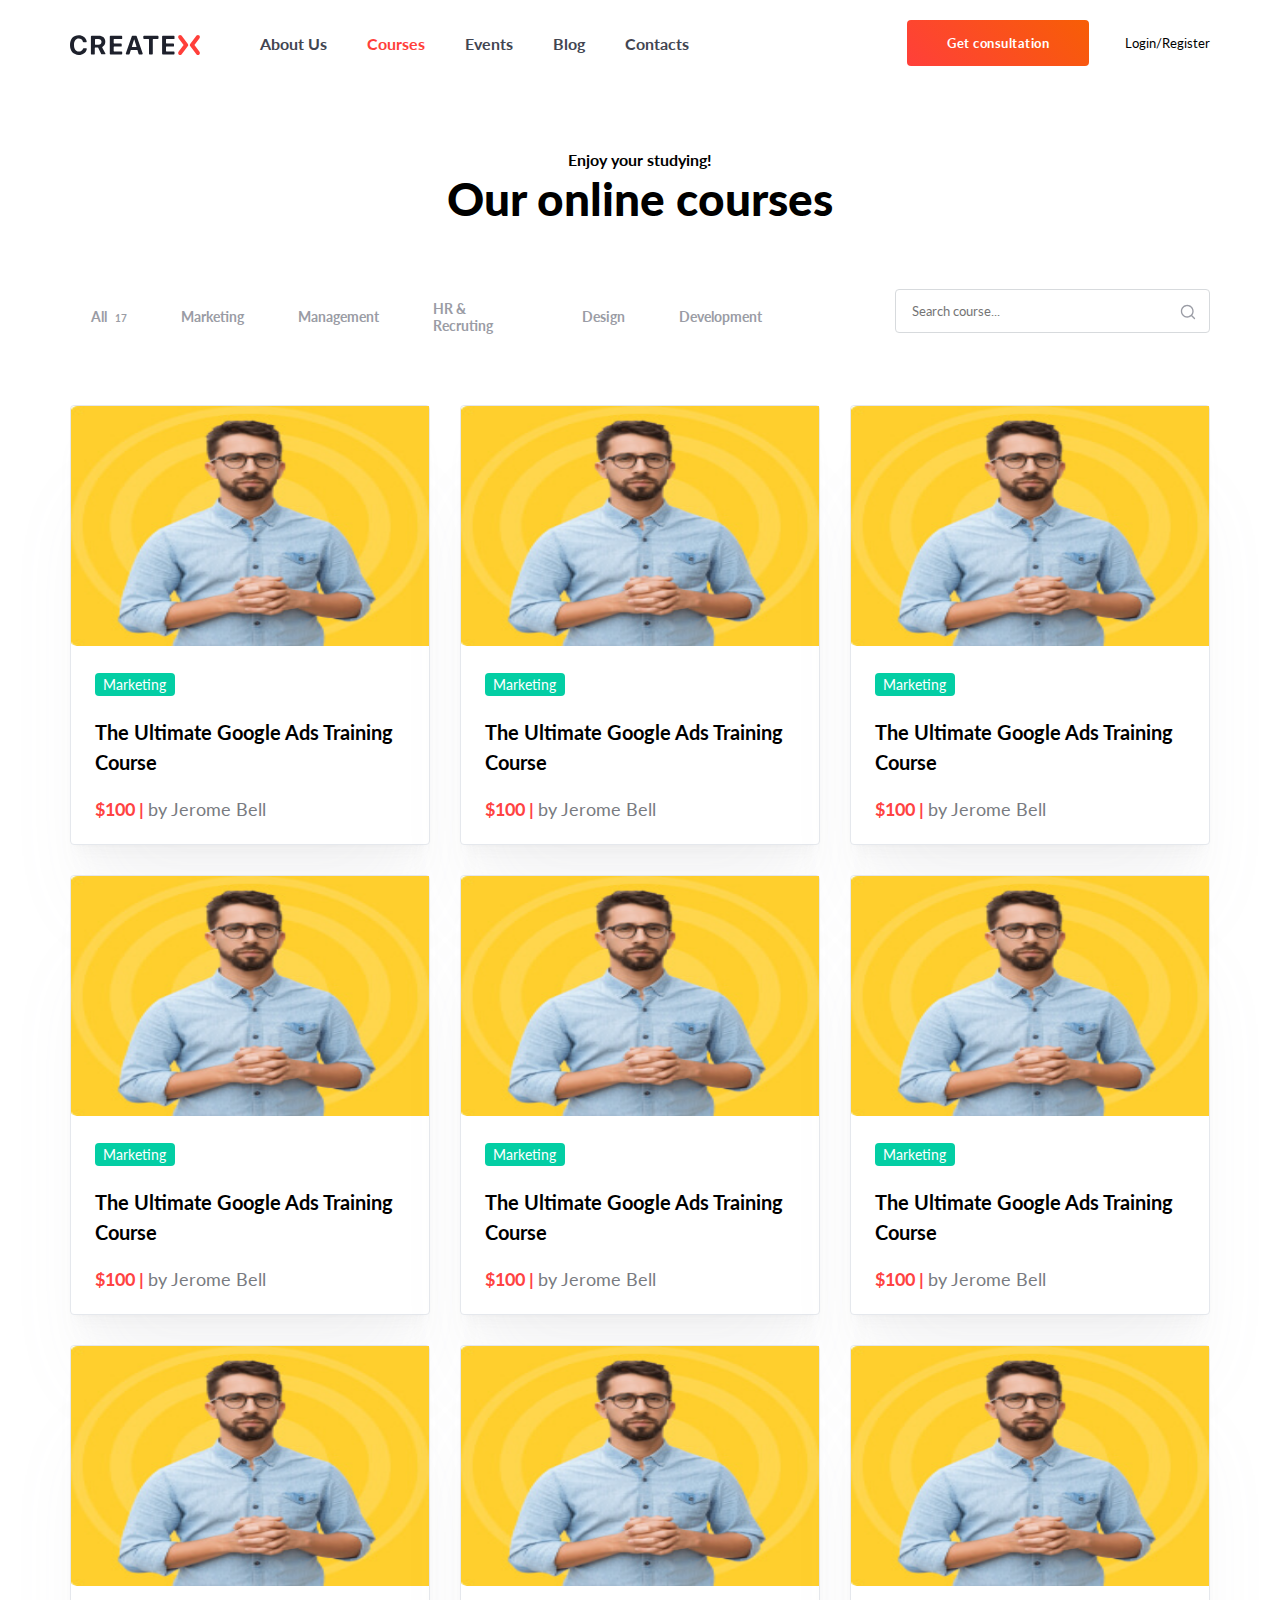
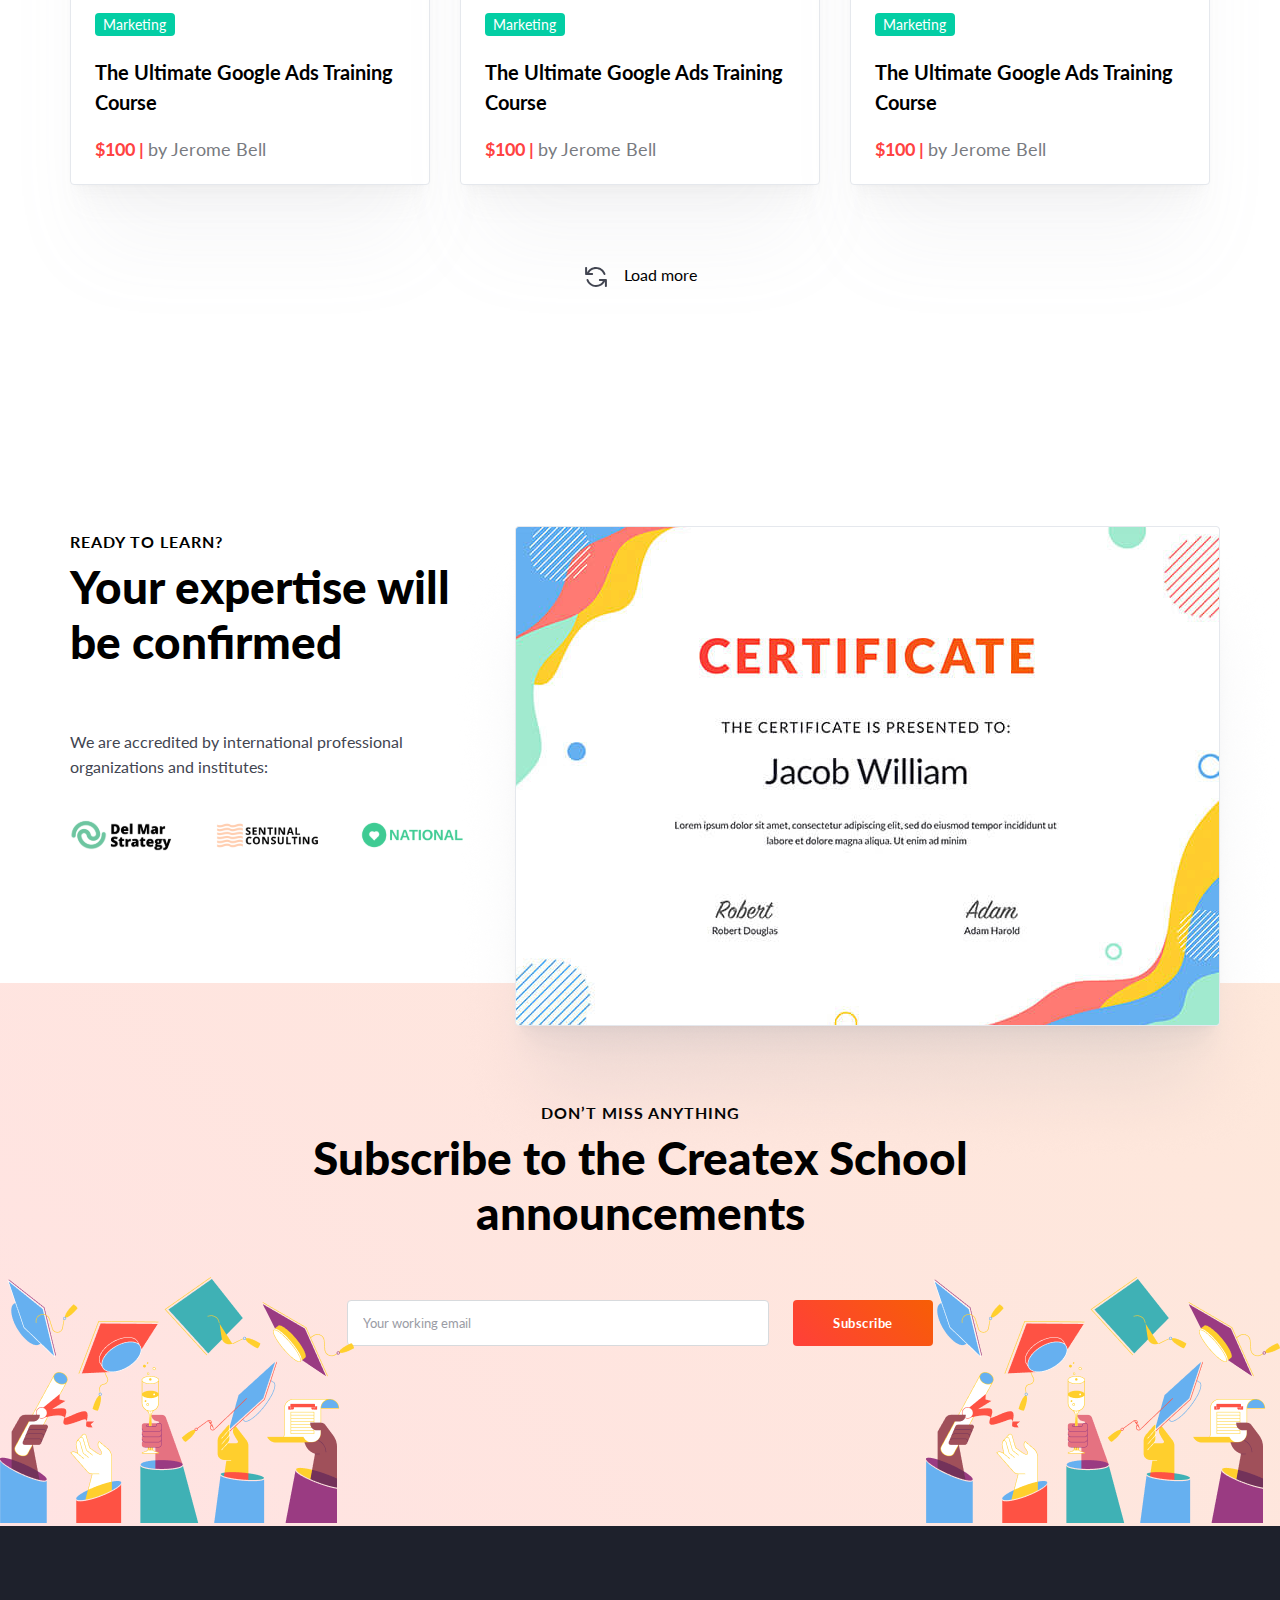
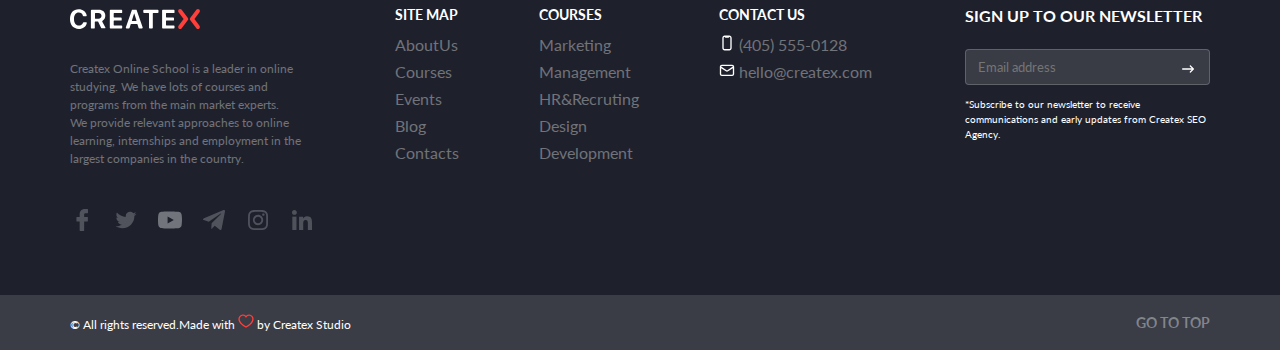
<file: src/pages/courses/index.html>
<!doctype html>
<html lang="en">
<head>
    <meta charset="UTF-8">
    <meta name="viewport"
          content="width=device-width, user-scalable=no, initial-scale=1.0, maximum-scale=1.0, minimum-scale=1.0">
    <meta http-equiv="X-UA-Compatible" content="ie=edge">
    <title>CreateX</title>
    <link
            rel="stylesheet"
            href="https://cdn.jsdelivr.net/npm/swiper@10/swiper-bundle.min.css"
    />
    <link rel="stylesheet" href="../../styles/style.css">
</head>
<body>

<header class="header">
    <div class="container">
        <nav class="header__nav">
            <div class="header__route">
                <h1 class="header__title">
                    <img src="../../images/logo.svg" alt="">
                </h1>
                <div class="header__menu">
                    <a href="" class="header__link">About Us</a>
                    <a href="" class="header__link active">Courses</a>
                    <a href="" class="header__link">Events</a>
                    <a href="" class="header__link">Blog</a>
                    <a href="" class="header__link">Contacts</a>
                </div>
            </div>
            <div class="header__btns">
                <button class="header__btn">Get consultation</button>
                <button class="header__login">Login/Register</button>
            </div>
        </nav>
    </div>
</header>
    <main>
        <section class="online">
            <div class="container">
                <div class="online__content">
                    <p class="benefits__subtitle">Enjoy your studying!</p>
                    <h2 class="benefits__title">Our online courses</h2>
                    <ul class="online__tabs">
                            <li class="online__tabs-tab">All<sub><small>17</small></sub></li>
                        <li class="online__tabs-tab">Marketing</li>
                        <li class="online__tabs-tab">Management</li>
                        <li class="online__tabs-tab">HR & Recruting</li>
                        <li class="online__tabs-tab">Design</li>
                        <li class="online__tabs-tab">Development</li>
                        <label class="online__label ">
                            <input type="email" class="online__input" placeholder="Search course...">
                            <span class="online__el">
                            <svg width="16" height="16" viewBox="0 0 16 16" fill="none" xmlns="http://www.w3.org/2000/svg">
<g clip-path="url(#clip0_40065_1399)">
<path fill-rule="evenodd" clip-rule="evenodd" d="M7.25016 2.16634C4.44272 2.16634 2.16683 4.44223 2.16683 7.24967C2.16683 10.0571 4.44272 12.333 7.25016 12.333C8.65276 12.333 9.92161 11.7658 10.842 10.8467C11.7642 9.92589 12.3335 8.6549 12.3335 7.24967C12.3335 4.44223 10.0576 2.16634 7.25016 2.16634ZM0.833496 7.24967C0.833496 3.70585 3.70634 0.833008 7.25016 0.833008C10.794 0.833008 13.6668 3.70585 13.6668 7.24967C13.6668 8.78248 13.1287 10.1905 12.2321 11.2939L14.9711 14.0278C15.2317 14.2879 15.2321 14.7101 14.972 14.9706C14.7119 15.2312 14.2898 15.2316 14.0292 14.9715L11.2888 12.2362C10.1863 13.13 8.78039 13.6663 7.25016 13.6663C3.70634 13.6663 0.833496 10.7935 0.833496 7.24967Z" fill="#9A9CA5"/>
</g>
<defs>
<clipPath id="clip0_40065_1399">
<rect width="16" height="16" fill="white"/>
</clipPath>
</defs>
</svg>

                        </span>
                        </label>
                    </ul>
                    <div class="online__cards">
                        <div class="online__card">
                        <img class="online__card-img" src="../../images/mentor-1.png" alt="">
                        <div class="online__card-info">
                            <p class="online__card-exp mark">
                                Marketing
                            </p>
                            <h3 class="online__card-title">
                                The Ultimate Google Ads Training Course
                            </h3>
                            <p class="online__card-price">
                                $100 | <span>by Jerome Bell</span>
                            </p>
                        </div>
                    </div>
                        <div class="online__card">
                            <img class="online__card-img" src="../../images/mentor-1.png" alt="">
                            <div class="online__card-info">
                                <p class="online__card-exp mark">
                                    Marketing
                                </p>
                                <h3 class="online__card-title">
                                    The Ultimate Google Ads Training Course
                                </h3>
                                <p class="online__card-price">
                                    $100 | <span>by Jerome Bell</span>
                                </p>
                            </div>
                        </div>
                        <div class="online__card">
                            <img class="online__card-img" src="../../images/mentor-1.png" alt="">
                            <div class="online__card-info">
                                <p class="online__card-exp mark">
                                    Marketing
                                </p>
                                <h3 class="online__card-title">
                                    The Ultimate Google Ads Training Course
                                </h3>
                                <p class="online__card-price">
                                    $100 | <span>by Jerome Bell</span>
                                </p>
                            </div>
                        </div>
                        <div class="online__card">
                            <img class="online__card-img" src="../../images/mentor-1.png" alt="">
                            <div class="online__card-info">
                                <p class="online__card-exp mark">
                                    Marketing
                                </p>
                                <h3 class="online__card-title">
                                    The Ultimate Google Ads Training Course
                                </h3>
                                <p class="online__card-price">
                                    $100 | <span>by Jerome Bell</span>
                                </p>
                            </div>
                        </div>
                        <div class="online__card">
                            <img class="online__card-img" src="../../images/mentor-1.png" alt="">
                            <div class="online__card-info">
                                <p class="online__card-exp mark">
                                    Marketing
                                </p>
                                <h3 class="online__card-title">
                                    The Ultimate Google Ads Training Course
                                </h3>
                                <p class="online__card-price">
                                    $100 | <span>by Jerome Bell</span>
                                </p>
                            </div>
                        </div>
                        <div class="online__card">
                            <img class="online__card-img" src="../../images/mentor-1.png" alt="">
                            <div class="online__card-info">
                                <p class="online__card-exp mark">
                                    Marketing
                                </p>
                                <h3 class="online__card-title">
                                    The Ultimate Google Ads Training Course
                                </h3>
                                <p class="online__card-price">
                                    $100 | <span>by Jerome Bell</span>
                                </p>
                            </div>
                        </div>
                        <div class="online__card">
                            <img class="online__card-img" src="../../images/mentor-1.png" alt="">
                            <div class="online__card-info">
                                <p class="online__card-exp mark">
                                    Marketing
                                </p>
                                <h3 class="online__card-title">
                                    The Ultimate Google Ads Training Course
                                </h3>
                                <p class="online__card-price">
                                    $100 | <span>by Jerome Bell</span>
                                </p>
                            </div>
                        </div>
                        <div class="online__card">
                        <img class="online__card-img" src="../../images/mentor-1.png" alt="">
                        <div class="online__card-info">
                            <p class="online__card-exp mark">
                                Marketing
                            </p>
                            <h3 class="online__card-title">
                                The Ultimate Google Ads Training Course
                            </h3>
                            <p class="online__card-price">
                                $100 | <span>by Jerome Bell</span>
                            </p>
                        </div>
                    </div>
                        <div class="online__card">
                            <img class="online__card-img" src="../../images/mentor-1.png" alt="">
                            <div class="online__card-info">
                                <p class="online__card-exp mark">
                                    Marketing
                                </p>
                                <h3 class="online__card-title">
                                    The Ultimate Google Ads Training Course
                                </h3>
                                <p class="online__card-price">
                                    $100 | <span>by Jerome Bell</span>
                                </p>
                            </div>
                        </div>
                    </div>
                    <p class="online__bottom"><span><svg width="24" height="24" viewBox="0 0 24 24" fill="none" xmlns="http://www.w3.org/2000/svg">
<path fill-rule="evenodd" clip-rule="evenodd" d="M2.09961 2C2.65189 2 3.09961 2.44772 3.09961 3V7.43632C4.75764 4.20928 8.11959 2 11.9996 2C16.3552 2 20.058 4.78413 21.4303 8.66675C21.6144 9.18747 21.3414 9.75879 20.8207 9.94284C20.3 10.1269 19.7287 9.85396 19.5446 9.33325C18.4459 6.22472 15.4813 4 11.9996 4C9.03957 4 6.45326 5.60799 5.06955 8H8.09957C8.65186 8 9.09957 8.44772 9.09957 9C9.09957 9.55228 8.65186 10 8.09957 10H2.09961C1.54732 10 1.09961 9.55228 1.09961 9V3C1.09961 2.44772 1.54732 2 2.09961 2Z" fill="#424551"/>
<path fill-rule="evenodd" clip-rule="evenodd" d="M3.17664 14.0572C3.69736 13.8731 4.26868 14.146 4.45273 14.6668C5.55144 17.7753 8.51608 20 11.9978 20C14.9578 20 17.5441 18.392 18.9278 16H15.8978C15.3455 16 14.8978 15.5523 14.8978 15C14.8978 14.4477 15.3455 14 15.8978 14H21.8977C22.45 14 22.8977 14.4477 22.8977 15V21C22.8977 21.5523 22.45 22 21.8977 22C21.3455 22 20.8977 21.5523 20.8977 21V16.5637C19.2397 19.7907 15.8778 22 11.9978 22C7.64215 22 3.93936 19.2159 2.56705 15.3332C2.383 14.8125 2.65593 14.2412 3.17664 14.0572Z" fill="#424551"/>
</svg>
</span> Load more</p>

                </div>
            </div>
        </section>



        <section class="certificate">
            <div class="container">
                <div class="certificate__content">
                    <div class="certificate__info">
                        <div class="featured__top">

                            <h2 class="featured__top-title">
                                <span>Ready to learn?</span>
                                Your expertise will be confirmed
                            </h2>


                        </div>
                        <p class="certificate__text">We are accredited by international professional organizations and institutes:
                        </p>
                        <img class="certificate__logos" src="../../images/comp.svg" alt="">
                    </div>
                    <img class="certificate__img" src="../../images/certificate.png" alt="">
                </div>
            </div>
        </section>

        <section class="subscribe">
            <div class="container">
                <h2 class="featured__top-title">
                    <span>Don’t miss anything</span>
                    Subscribe to the Createx School <br>
                    announcements
                </h2>
                <label class="subscribe__label">
                    <input
                            type="email"
                            placeholder="Your working email"
                            class="subscribe__field"
                    >
                    <button class="subscribe__btn header__btn">
                        Subscribe
                    </button>
                </label>
                <div class="subscribe__left">
                    <img src="../../images/sbs.png" alt="">
                </div>
                <div class="subscribe__right">
                    <img src="../../images/sbs.png" alt="">
                </div>
            </div>
        </section>


    </main>
<footer class="footer">
    <div class="container">
        <nav class="footer__nav">
            <div class="footer__info">
                <h2 class="footer__title">
                    <svg width="130" height="22" viewBox="0 0 130 22" fill="none" xmlns="http://www.w3.org/2000/svg">
                        <g clip-path="url(#clip0_40051_2059)">
                            <path d="M0 11.1008C0 5.00078 3.3 1.30078 8.7 1.30078C12.8 1.30078 16.1 3.80078 16.7 7.50078C16.8 7.90078 16.5 8.20078 16.1 8.20078H13.5C13.2 8.20078 13 8.00078 12.9 7.70078C12.4 5.80078 10.8 4.60078 8.7 4.60078C5.8 4.60078 4 7.10078 4 11.1008C4 15.1008 5.8 17.6008 8.8 17.6008C10.9 17.6008 12.4 16.5008 13 14.7008C13.1 14.4008 13.3 14.2008 13.6 14.2008H16.2C16.6 14.2008 16.9 14.6008 16.8 14.9008C16.2 18.5008 13 20.9008 8.8 20.9008C3.3 20.9008 0 17.1008 0 11.1008Z" fill="white"/>
                            <path d="M24.2997 20.401H21.3997C21.0997 20.401 20.8997 20.201 20.8997 19.901V2.60104C20.8997 2.20104 21.2997 1.80104 21.6997 1.80104H28.6997C32.7997 1.80104 35.2997 4.10104 35.2997 7.70104C35.2997 9.80104 34.2997 11.701 32.5997 12.701C32.1997 12.901 32.0997 13.401 32.2997 13.701L35.3997 19.601C35.5997 19.901 35.2997 20.301 34.9997 20.301H31.6997C31.4997 20.301 31.2997 20.201 31.1997 20.001L28.2997 14.001C28.1997 13.701 27.8997 13.601 27.5997 13.601H25.2997C24.9997 13.601 24.7997 13.801 24.7997 14.101V20.001C24.8997 20.201 24.5997 20.401 24.2997 20.401ZM24.8997 10.201C24.8997 10.501 25.0997 10.701 25.3997 10.701H28.3997C30.3997 10.701 31.4997 9.60104 31.4997 7.80104C31.4997 6.00104 30.2997 4.90104 28.3997 4.90104H25.4997C25.1997 4.90104 24.9997 5.10104 24.9997 5.40104V10.201H24.8997Z" fill="white"/>
                            <path d="M51.4998 20.401H40.4998C40.0998 20.401 39.7998 20.101 39.7998 19.701V2.50104C39.7998 2.10104 40.0998 1.80104 40.4998 1.80104H51.4998C51.8998 1.80104 52.1998 2.10104 52.1998 2.50104V4.40104C52.1998 4.80104 51.8998 5.10104 51.4998 5.10104H44.1998C43.8998 5.10104 43.6998 5.30104 43.6998 5.60104V9.00104C43.6998 9.30104 43.8998 9.50104 44.1998 9.50104H50.9998C51.3998 9.50104 51.6998 9.80104 51.6998 10.201V11.901C51.6998 12.301 51.3998 12.601 50.9998 12.601H44.1998C43.8998 12.601 43.6998 12.801 43.6998 13.101V16.901C43.6998 17.201 43.8998 17.401 44.1998 17.401H51.4998C51.8998 17.401 52.1998 17.701 52.1998 18.101V20.001C52.1998 20.101 51.8998 20.401 51.4998 20.401Z" fill="white"/>
                            <path d="M66.9999 15.901H61.2999C60.9999 15.901 60.7999 16.101 60.6999 16.301L59.5999 20.001C59.4999 20.301 59.2999 20.401 58.9999 20.401H56.3999C55.9999 20.401 55.6999 20.001 55.7999 19.601L61.7999 2.20104C61.8999 2.00104 62.0999 1.80104 62.3999 1.80104H66.0999C66.3999 1.80104 66.5999 2.00104 66.6999 2.20104L72.6999 19.601C72.7999 20.001 72.4999 20.401 72.0999 20.401H69.1999C68.8999 20.401 68.6999 20.201 68.5999 20.001L67.4999 16.301C67.4999 16.101 67.1999 15.901 66.9999 15.901ZM62.0999 13.001H66.1999C66.3999 13.001 66.4999 12.801 66.4999 12.601L64.2999 5.60104H64.0999L61.8999 12.601C61.7999 12.801 61.8999 13.001 62.0999 13.001Z" fill="white"/>
                            <path d="M79.0001 19.7014V5.50143C79.0001 5.20143 78.8001 5.00143 78.5001 5.00143H74.1001C73.7001 5.00143 73.3001 4.70143 73.3001 4.20143V2.50143C73.3001 2.10143 73.6001 1.70143 74.1001 1.70143H87.7001C88.1001 1.70143 88.5001 2.00143 88.5001 2.50143V4.20143C88.5001 4.60143 88.2001 5.00143 87.7001 5.00143H83.3001C83.0001 5.00143 82.8001 5.20143 82.8001 5.50143V19.8014C82.8001 20.2014 82.5001 20.5014 82.1001 20.5014H79.6001C79.3001 20.4014 79.0001 20.1014 79.0001 19.7014Z" fill="white"/>
                            <path d="M103.8 20.401H92.7999C92.3999 20.401 92.0999 20.101 92.0999 19.701V2.50104C92.0999 2.10104 92.3999 1.80104 92.7999 1.80104H103.8C104.2 1.80104 104.5 2.10104 104.5 2.50104V4.40104C104.5 4.80104 104.2 5.10104 103.8 5.10104H96.4999C96.1999 5.10104 95.9999 5.30104 95.9999 5.60104V9.00104C95.9999 9.30104 96.1999 9.50104 96.4999 9.50104H103.3C103.7 9.50104 104 9.80104 104 10.201V11.901C104 12.301 103.7 12.601 103.3 12.601H96.4999C96.1999 12.601 95.9999 12.801 95.9999 13.101V16.901C95.9999 17.201 96.1999 17.401 96.4999 17.401H103.8C104.2 17.401 104.5 17.701 104.5 18.101V20.001C104.5 20.101 104.2 20.401 103.8 20.401Z" fill="white"/>
                            <path d="M117.7 9.7L111.5 1.6C111.1 1.2 110.6 1 110.1 1C109.6 1 109.1 1.2 108.7 1.6C108 2.4 108 3.6 108.7 4.4L113.6 11L108.7 17.6C108 18.4 108 19.6 108.7 20.4C109.1 20.8 109.6 21 110.1 21C110.6 21 111.1 20.8 111.5 20.4L117.7 12.3C118.4 11.7 118.4 10.5 117.7 9.7Z" fill="#FF3F3A"/>
                            <path d="M120.343 9.7L126.543 1.6C126.943 1.2 127.443 1 127.943 1C128.443 1 128.943 1.2 129.343 1.6C130.043 2.4 130.043 3.6 129.343 4.4L124.443 11L129.343 17.6C130.043 18.4 130.043 19.6 129.343 20.4C128.943 20.8 128.443 21 127.943 21C127.443 21 126.943 20.8 126.543 20.4L120.343 12.3C119.643 11.7 119.643 10.5 120.343 9.7Z" fill="#FF3F3A"/>
                        </g>
                        <defs>
                            <clipPath id="clip0_40051_2059">
                                <rect width="130" height="22" fill="white"/>
                            </clipPath>
                        </defs>
                    </svg>

                </h2>
                <p class="footer__text">Createx Online School is a leader in online studying. We have lots of courses and programs from the main market experts. We provide relevant approaches to online learning, internships and employment in the largest companies in the country. </p>

                <div class="footer__icons">
                    <a href="" class="footer__icons-link">
                        <svg width="24" height="24" viewBox="0 0 24 24" fill="none" xmlns="http://www.w3.org/2000/svg">
                            <g opacity="0.6">
                                <path d="M17.5628 1.00458L14.7856 1C11.6654 1 9.64903 3.12509 9.64903 6.41423V8.91055H6.85662C6.61532 8.91055 6.41992 9.1115 6.41992 9.35937V12.9763C6.41992 13.2241 6.61554 13.4249 6.85662 13.4249H9.64903V22.5514C9.64903 22.7993 9.84443 23 10.0857 23H13.729C13.9703 23 14.1657 22.799 14.1657 22.5514V13.4249H17.4307C17.672 13.4249 17.8674 13.2241 17.8674 12.9763L17.8688 9.35937C17.8688 9.24036 17.8226 9.12638 17.7409 9.04215C17.6591 8.95793 17.5477 8.91055 17.4318 8.91055H14.1657V6.79439C14.1657 5.77728 14.4017 5.26094 15.6915 5.26094L17.5624 5.26025C17.8035 5.26025 17.9989 5.0593 17.9989 4.81166V1.45317C17.9989 1.20576 17.8037 1.00504 17.5628 1.00458Z" fill="white"/>
                            </g>
                        </svg>
                    </a>
                    <a href="" class="footer__icons-link">
                        <svg width="24" height="24" viewBox="0 0 24 24" fill="none" xmlns="http://www.w3.org/2000/svg">
                            <g opacity="0.6">
                                <path d="M22.5 5.77233C21.7271 6.10027 20.8978 6.32267 20.0264 6.42196C20.9161 5.91181 21.5972 5.10263 21.92 4.1414C21.0854 4.61383 20.1642 4.95688 19.1826 5.14285C18.3966 4.33994 17.2785 3.83984 16.0384 3.83984C13.6593 3.83984 11.7303 5.68691 11.7303 7.9637C11.7303 8.2866 11.7683 8.60199 11.8418 8.90357C8.26201 8.73141 5.08768 7.08917 2.96314 4.59372C2.59176 5.20189 2.38049 5.91053 2.38049 6.66697C2.38049 8.09814 3.14161 9.36093 4.2964 10.0997C3.5904 10.0771 2.92639 9.89116 2.34508 9.58205V9.63357C2.34508 11.6314 3.83056 13.2988 5.80024 13.6783C5.43936 13.7713 5.05882 13.8228 4.66514 13.8228C4.38696 13.8228 4.11794 13.7964 3.85417 13.7461C4.40267 15.3859 5.99315 16.5783 7.87756 16.611C6.40388 17.7167 4.54573 18.3739 2.52749 18.3739C2.17976 18.3739 1.83724 18.3537 1.5 18.3173C3.40671 19.4896 5.67036 20.1732 8.10327 20.1732C16.028 20.1732 20.3597 13.8881 20.3597 8.43741L20.3453 7.90341C21.1917 7.32537 21.9239 6.59912 22.5 5.77233Z" fill="white"/>
                            </g>
                        </svg>
                    </a>
                    <a href="" class="footer__icons-link">
                        <svg width="24" height="24" viewBox="0 0 24 24" fill="none" xmlns="http://www.w3.org/2000/svg">
                            <path fill-rule="evenodd" clip-rule="evenodd" d="M21.3903 4.11358C22.4182 4.39044 23.2288 5.20086 23.5055 6.22899C24.0197 8.10691 23.9999 12.0213 23.9999 12.0213C23.9999 12.0213 23.9999 15.9158 23.5057 17.7939C23.2288 18.8218 22.4184 19.6324 21.3903 19.9091C19.5122 20.4035 12 20.4035 12 20.4035C12 20.4035 4.50731 20.4035 2.60961 19.8895C1.58148 19.6127 0.771054 18.802 0.4942 17.7741C0 15.9158 0 12.0015 0 12.0015C0 12.0015 0 8.10691 0.4942 6.22899C0.770871 5.20104 1.60125 4.37066 2.60943 4.09399C4.48753 3.59961 11.9998 3.59961 11.9998 3.59961C11.9998 3.59961 19.5122 3.59961 21.3903 4.11358ZM15.8549 12.0016L9.60788 15.5996V8.40355L15.8549 12.0016Z" fill="white"/>
                        </svg>
                    </a>
                    <a href="" class="footer__icons-link">
                        <svg width="24" height="24" viewBox="0 0 24 24" fill="none" xmlns="http://www.w3.org/2000/svg">
                            <g opacity="0.6">
                                <path d="M9.63262 15.1813L9.2687 20.7653C9.78938 20.7653 10.0149 20.5213 10.2853 20.2283L12.7264 17.6833L17.7847 21.7243C18.7124 22.2883 19.366 21.9913 19.6163 20.7933L22.9365 3.8214L22.9374 3.8204C23.2317 2.3244 22.4415 1.73941 21.5377 2.1064L2.02135 10.2574C0.689406 10.8214 0.709573 11.6314 1.79493 11.9984L6.78447 13.6913L18.3742 5.78039C18.9196 5.38639 19.4155 5.60439 19.0076 5.99839L9.63262 15.1813Z" fill="white"/>
                            </g>
                        </svg>

                    </a>
                    <a href="" class="footer__icons-link">
                        <svg width="24" height="24" viewBox="0 0 24 24" fill="none" xmlns="http://www.w3.org/2000/svg">
                            <g opacity="0.6">
                                <path d="M21.9804 7.88005C21.9336 6.81738 21.7617 6.0868 21.5156 5.45374C21.2616 4.78176 20.8709 4.18014 20.359 3.68002C19.8589 3.1721 19.2533 2.77743 18.5891 2.52745C17.9524 2.28127 17.2256 2.10943 16.163 2.06257C15.0923 2.01175 14.7525 2 12.0371 2C9.32172 2 8.98185 2.01175 7.9152 2.05861C6.85253 2.10546 6.12195 2.27746 5.48904 2.52348C4.81692 2.77743 4.2153 3.16814 3.71517 3.68002C3.20726 4.18014 2.81274 4.78573 2.5626 5.44992C2.31643 6.0868 2.14458 6.81341 2.09773 7.87609C2.04691 8.9467 2.03516 9.28658 2.03516 12.002C2.03516 14.7173 2.04691 15.0572 2.09376 16.1239C2.14061 17.1865 2.31261 17.9171 2.55879 18.5502C2.81274 19.2221 3.20726 19.8238 3.71517 20.3239C4.2153 20.8318 4.82088 21.2265 5.48507 21.4765C6.12195 21.7226 6.84856 21.8945 7.91139 21.9413C8.97788 21.9883 9.31791 21.9999 12.0333 21.9999C14.7486 21.9999 15.0885 21.9883 16.1552 21.9413C17.2178 21.8945 17.9484 21.7226 18.5813 21.4765C19.9254 20.9568 20.9881 19.8941 21.5078 18.5502C21.7538 17.9133 21.9258 17.1865 21.9726 16.1239C22.0195 15.0572 22.0312 14.7173 22.0312 12.002C22.0312 9.28658 22.0273 8.9467 21.9804 7.88005ZM20.1794 16.0457C20.1364 17.0225 19.9723 17.5499 19.8355 17.9015C19.4995 18.7728 18.808 19.4643 17.9367 19.8004C17.585 19.9372 17.0538 20.1012 16.0808 20.1441C15.026 20.1911 14.7096 20.2027 12.0411 20.2027C9.37255 20.2027 9.0522 20.1911 8.00113 20.1441C7.02437 20.1012 6.49693 19.9372 6.1453 19.8004C5.71171 19.6402 5.31704 19.3862 4.9967 19.0541C4.6646 18.7298 4.41065 18.3391 4.2504 17.9055C4.11365 17.5539 3.94959 17.0225 3.9067 16.0497C3.8597 14.9948 3.8481 14.6783 3.8481 12.0097C3.8481 9.34122 3.8597 9.02087 3.9067 7.96995C3.94959 6.99319 4.11365 6.46575 4.2504 6.11412C4.41065 5.68038 4.6646 5.28586 5.00067 4.96536C5.32483 4.63327 5.71553 4.37931 6.14927 4.21921C6.5009 4.08247 7.03231 3.9184 8.00509 3.87537C9.05999 3.82851 9.37652 3.81676 12.0449 3.81676C14.7174 3.81676 15.0337 3.82851 16.0848 3.87537C17.0616 3.9184 17.589 4.08247 17.9406 4.21921C18.3742 4.37931 18.7689 4.63327 19.0892 4.96536C19.4213 5.28967 19.6753 5.68038 19.8355 6.11412C19.9723 6.46575 20.1364 6.99701 20.1794 7.96995C20.2262 9.02484 20.238 9.34122 20.238 12.0097C20.238 14.6783 20.2262 14.9908 20.1794 16.0457Z" fill="white"/>
                                <path d="M12.0371 6.86423C9.20069 6.86423 6.89937 9.1654 6.89937 12.002C6.89937 14.8385 9.20069 17.1397 12.0371 17.1397C14.8736 17.1397 17.1748 14.8385 17.1748 12.002C17.1748 9.1654 14.8736 6.86423 12.0371 6.86423ZM12.0371 15.3347C10.197 15.3347 8.70438 13.8422 8.70438 12.002C8.70438 10.1617 10.197 8.66924 12.0371 8.66924C13.8774 8.66924 15.3698 10.1617 15.3698 12.002C15.3698 13.8422 13.8774 15.3347 12.0371 15.3347Z" fill="white"/>
                                <path d="M18.5776 6.6611C18.5776 7.32346 18.0405 7.86053 17.378 7.86053C16.7156 7.86053 16.1785 7.32346 16.1785 6.6611C16.1785 5.99858 16.7156 5.46167 17.378 5.46167C18.0405 5.46167 18.5776 5.99858 18.5776 6.6611Z" fill="white"/>
                            </g>
                        </svg>

                    </a>
                    <a href="" class="footer__icons-link">
                        <svg width="24" height="24" viewBox="0 0 24 24" fill="none" xmlns="http://www.w3.org/2000/svg">
                            <g opacity="0.6">
                                <path d="M21.995 22L22 21.9992V14.6642C22 11.0758 21.2275 8.31167 17.0325 8.31167C15.0158 8.31167 13.6625 9.41833 13.11 10.4675H13.0517V8.64667H9.07416V21.9992H13.2158V15.3875C13.2158 13.6467 13.5458 11.9633 15.7017 11.9633C17.8258 11.9633 17.8575 13.95 17.8575 15.4992V22H21.995Z" fill="white"/>
                                <path d="M2.32999 8.6475H6.47666V22H2.32999V8.6475Z" fill="white"/>
                                <path d="M4.40167 2C3.07583 2 2 3.07583 2 4.40167C2 5.7275 3.07583 6.82583 4.40167 6.82583C5.7275 6.82583 6.80333 5.7275 6.80333 4.40167C6.8025 3.07583 5.72667 2 4.40167 2Z" fill="white"/>
                            </g>
                        </svg>
                    </a>

                </div>

            </div>
            <div class="footer__menu">
                <ul class="footer__menu-list">
                    <li class="footer__menu-title">
                        SITE MAP
                    </li>
                    <li class="footer__menu-item">
                        <a href="" class="footer__menu-link">AboutUs</a>
                    </li>
                    <li class="footer__menu-item">
                        <a href="" class="footer__menu-link">Courses</a>
                    </li>
                    <li class="footer__menu-item">
                        <a href="" class="footer__menu-link">Events</a>
                    </li>
                    <li class="footer__menu-item">
                        <a href="" class="footer__menu-link">Blog</a>
                    </li>
                    <li class="footer__menu-item">
                        <a href="" class="footer__menu-link">Contacts</a>
                    </li>
                </ul>
                <ul class="footer__menu-list">
                    <li class="footer__menu-title">
                        COURSES
                    </li>
                    <li class="footer__menu-item">
                        <a href="" class="footer__menu-link">Marketing</a>
                    </li>
                    <li class="footer__menu-item">
                        <a href="" class="footer__menu-link">Management</a>
                    </li>
                    <li class="footer__menu-item">
                        <a href="" class="footer__menu-link">HR&Recruting</a>
                    </li>
                    <li class="footer__menu-item">
                        <a href="" class="footer__menu-link">Design</a>
                    </li>
                    <li class="footer__menu-item">
                        <a href="" class="footer__menu-link">Development</a>
                    </li>
                </ul>
                <ul class="footer__menu-list">
                    <li class="footer__menu-title">
                        CONTACT US
                    </li>
                    <li class="footer__menu-item">
                        <a href="" class="footer__menu-link">
                               <span>
                                   <svg width="16" height="16" viewBox="0 0 16 16" fill="none" xmlns="http://www.w3.org/2000/svg">
                            <path fill-rule="evenodd" clip-rule="evenodd" d="M5.66683 1.94857C5.11454 1.94857 4.66683 2.39628 4.66683 2.94857V13.0527C4.66683 13.605 5.11454 14.0527 5.66683 14.0527H10.3335C10.8858 14.0527 11.3335 13.605 11.3335 13.0527V2.94857C11.3335 2.39628 10.8858 1.94857 10.3335 1.94857H10.2779L10.1155 2.3382C10.012 2.58661 9.76928 2.74842 9.50016 2.74842H6.50016C6.23105 2.74842 5.98832 2.58661 5.8848 2.3382L5.72242 1.94857H5.66683ZM3.3335 2.94857C3.3335 1.6599 4.37817 0.615234 5.66683 0.615234H10.3335C11.6222 0.615234 12.6668 1.6599 12.6668 2.94857V13.0527C12.6668 14.3414 11.6222 15.3861 10.3335 15.3861H5.66683C4.37816 15.3861 3.3335 14.3414 3.3335 13.0527V2.94857Z" fill="white"/>
                              </svg>
                              </span> (405) 555-0128</a>
                    </li>
                    <li class="footer__menu-item">
                        <a href="" class="footer__menu-link">
                                <span>
                                    <svg width="16" height="16" viewBox="0 0 16 16" fill="none" xmlns="http://www.w3.org/2000/svg">
                             <path fill-rule="evenodd" clip-rule="evenodd" d="M15.1668 11.9993V4.66602C15.1668 3.56145 14.2714 2.66602 13.1668 2.66602L2.83349 2.66603C1.72893 2.66603 0.833496 3.56146 0.833496 4.66603V11.9993C0.833496 13.1039 1.72893 13.9993 2.8335 13.9993L13.1668 13.9993C14.2714 13.9993 15.1668 13.1039 15.1668 11.9993ZM13.8335 6.17232V11.9993C13.8335 12.3675 13.535 12.666 13.1668 12.666L2.8335 12.666C2.46531 12.666 2.16683 12.3675 2.16683 11.9993L2.16683 6.17223L6.87561 9.3742C7.55433 9.83573 8.44613 9.83573 9.12485 9.3742L13.8335 6.17232ZM13.8259 4.56509C13.7773 4.24479 13.5007 3.99935 13.1668 3.99935L2.83349 3.99936C2.49965 3.99936 2.22311 4.24476 2.17443 4.56501L7.62535 8.27164C7.85159 8.42548 8.14886 8.42548 8.3751 8.27164L13.8259 4.56509Z" fill="white"/>
                             </svg>
                             </span>hello@createx.com</a>
                    </li>

                </ul>
            </div>
            <form class="footer__form">
                <h2 class="footer__form-title">SIGN UP TO OUR NEWSLETTER</h2>
                <label class="footer__form-label">
                    <input type="email" class="footer__form-input" placeholder="Email address">
                    <span class="footer__form-el">
                            <svg width="16" height="16" viewBox="0 0 16 16" fill="none" xmlns="http://www.w3.org/2000/svg">
<path fill-rule="evenodd" clip-rule="evenodd" d="M9.86193 4.52925C10.1223 4.2689 10.5444 4.2689 10.8047 4.52925L13.8047 7.52925C14.0651 7.7896 14.0651 8.21171 13.8047 8.47206L10.8047 11.4721C10.5444 11.7324 10.1223 11.7324 9.86193 11.4721C9.60158 11.2117 9.60158 10.7896 9.86193 10.5292L11.7239 8.66732H2.66667C2.29848 8.66732 2 8.36884 2 8.00065C2 7.63246 2.29848 7.33398 2.66667 7.33398H11.7239L9.86193 5.47206C9.60158 5.21171 9.60158 4.7896 9.86193 4.52925Z" fill="white"/>
</svg>
                        </span>
                </label>
                <p class="footer__form-text">*Subscribe to our newsletter to receive communications and early updates from Createx SEO Agency.</p>
            </form>
        </nav>
    </div>
    <div class="footer__bottom">
        <div class="container">
            <div class="footer__bottom-content">
                <p class="footer__bottom-text">© All rights reserved.Made with <span><svg width="16" height="16" viewBox="0 0 16 16" fill="none" xmlns="http://www.w3.org/2000/svg">
<path fill-rule="evenodd" clip-rule="evenodd" d="M7.99974 13.2715C4.9337 11.5252 3.22366 9.78955 2.39675 8.28361C1.55041 6.74228 1.62425 5.4441 2.09389 4.52273C3.05921 2.62892 5.80427 2.02333 7.47678 4.13865L7.9997 4.80001L8.52266 4.13868C10.1955 2.02327 12.9407 2.62896 13.906 4.52273C14.3756 5.44409 14.4494 6.74226 13.603 8.28359C12.776 9.78954 11.0659 11.5252 7.99974 13.2715ZM7.99977 2.73726C5.64696 0.501518 2.17604 1.42555 0.905976 3.91723C0.208948 5.2847 0.199427 7.05212 1.22802 8.92536C2.24749 10.782 4.28009 12.7417 7.67724 14.6194L7.99973 14.7976L8.32222 14.6194C11.7195 12.7417 13.7522 10.782 14.7717 8.92537C15.8004 7.05214 15.7909 5.28472 15.0939 3.91723C13.8238 1.4255 10.3528 0.501552 7.99977 2.73726Z" fill="#FF3F3A"/>
</svg>
</span>by Createx Studio </p>
                <a href="" class="footer__bottom-link">GO TO TOP</a>
            </div>
        </div>
    </div>
</footer>

<script src="https://ajax.googleapis.com/ajax/libs/jquery/1.12.4/jquery.min.js"></script>
<script src="https://cdn.jsdelivr.net/npm/swiper@10/swiper-bundle.min.js"></script>
<script src="../../js/script.js"></script>
</body>
</html>
</file>
<file: src/styles/style.css>
@import url("https://fonts.googleapis.com/css2?family=Lato:wght@400;700;900&display=swap");
* {
  margin: 0;
  padding: 0;
  -webkit-box-sizing: border-box;
          box-sizing: border-box;
  text-decoration: none;
  list-style-type: none;
  font-family: "Lato", sans-serif;
}

.container {
  max-width: 1200px;
  width: 100%;
  margin: 0 auto;
  padding: 0 30px;
}

.header {
  position: absolute;
  top: 20px;
  left: 0;
  width: 100%;
}
.header__nav {
  display: -webkit-box;
  display: -ms-flexbox;
  display: flex;
  -webkit-box-align: center;
      -ms-flex-align: center;
          align-items: center;
  -webkit-box-pack: justify;
      -ms-flex-pack: justify;
          justify-content: space-between;
}
.header__route {
  display: -webkit-box;
  display: -ms-flexbox;
  display: flex;
  -webkit-box-align: center;
      -ms-flex-align: center;
          align-items: center;
  -webkit-column-gap: 60px;
     -moz-column-gap: 60px;
          column-gap: 60px;
}
.header__menu {
  display: -webkit-box;
  display: -ms-flexbox;
  display: flex;
  -webkit-column-gap: 40px;
     -moz-column-gap: 40px;
          column-gap: 40px;
}
.header__link {
  color: var(--gray-800, #424551);
  font-weight: 700;
}
.header__link:hover, .header__link.active {
  color: #FF3F3A;
}
.header__btns {
  display: -webkit-box;
  display: -ms-flexbox;
  display: flex;
  -webkit-column-gap: 36px;
     -moz-column-gap: 36px;
          column-gap: 36px;
}
.header__btn {
  border-radius: 4px;
  background: var(--btn-gradient, linear-gradient(45deg, #FF3F3A 0%, #F75E05 100%));
  padding: 15px 40px;
  font-weight: 700;
  color: white;
  border: none;
  letter-spacing: 0.5px;
  cursor: pointer;
}
.header__login {
  background: transparent;
  border: none;
  cursor: pointer;
}

.enjoy {
  padding: 200px 0 80px;
  background: linear-gradient(55.95deg, rgba(255, 63, 58, 0.1254901961) 0%, rgba(247, 94, 5, 0.1254901961) 100%);
}
.enjoy__content {
  display: -webkit-box;
  display: -ms-flexbox;
  display: flex;
  -webkit-box-align: center;
      -ms-flex-align: center;
          align-items: center;
  -webkit-column-gap: 80px;
     -moz-column-gap: 80px;
          column-gap: 80px;
}
.enjoy__info {
  width: 50%;
}
.enjoy__img {
  width: 50%;
}
.enjoy__play {
  display: -webkit-box;
  display: -ms-flexbox;
  display: flex;
  -webkit-box-align: center;
      -ms-flex-align: center;
          align-items: center;
}
.enjoy__play-circle {
  width: 84px;
  height: 84px;
  background: rgba(255, 63, 58, 0.0705882353);
  border-radius: 50%;
  position: relative;
  top: 0;
  left: -30px;
}
.enjoy__play-circle::before {
  content: "";
  width: 52px;
  height: 52px;
  background: #FF3F3A;
  border-radius: 50%;
  position: absolute;
  top: 50%;
  left: 50%;
  -webkit-transform: translate(-50%, -50%);
          transform: translate(-50%, -50%);
}
.enjoy__play-circle::after {
  content: "";
  border: 10px solid transparent;
  border-left: 15px solid white;
  position: absolute;
  top: 50%;
  left: 50%;
  -webkit-transform: translate(-20%, -50%);
          transform: translate(-20%, -50%);
}
.enjoy__title {
  font-size: 64px;
  font-weight: 900;
  line-height: 130%; /* 83.2px */
  letter-spacing: 1px;
  margin: 24px 0 60px;
}
.enjoy__btns {
  display: -webkit-box;
  display: -ms-flexbox;
  display: flex;
  -webkit-column-gap: 24px;
     -moz-column-gap: 24px;
          column-gap: 24px;
}
.enjoy__btn {
  cursor: pointer;
  padding: 10px 40px;
  border-radius: 4px;
  background: var(--btn-gradient, linear-gradient(45deg, #FF3F3A 0%, #F75E05 100%));
  border: none;
  color: white;
}
.enjoy__whiteBtn {
  cursor: pointer;
  padding: 10px 40px;
  border-radius: 4px;
  background: transparent;
  border: 1px solid #F75E05;
  color: #F75E05;
}
.enjoy__row {
  display: -webkit-box;
  display: -ms-flexbox;
  display: flex;
  -webkit-box-align: center;
      -ms-flex-align: center;
          align-items: center;
  -webkit-box-pack: justify;
      -ms-flex-pack: justify;
          justify-content: space-between;
  margin-top: 150px;
}
.enjoy__item {
  display: -webkit-box;
  display: -ms-flexbox;
  display: flex;
  -webkit-box-align: center;
      -ms-flex-align: center;
          align-items: center;
  -webkit-column-gap: 12px;
     -moz-column-gap: 12px;
          column-gap: 12px;
}
.enjoy__item-sum {
  color: #1E212C;
  font-size: 46px;
  font-weight: 900;
}
.enjoy__item-text {
  color: #1E212C;
  font-size: 16px;
  font-weight: 400;
}

.about {
  padding: 180px 0 90px;
}
.about__content {
  display: -webkit-box;
  display: -ms-flexbox;
  display: flex;
  -webkit-box-align: center;
      -ms-flex-align: center;
          align-items: center;
  -webkit-column-gap: 135px;
     -moz-column-gap: 135px;
          column-gap: 135px;
}
.about__image {
  width: 50%;
}
.about__questions {
  width: 50%;
}
.about__questions-suptitle {
  font-weight: 700;
  letter-spacing: 1px;
  text-transform: uppercase;
}
.about__questions-title {
  font-size: 46px;
  font-weight: 900;
  margin: 8px 0 40px;
}
.about__questions-list {
  display: -webkit-box;
  display: -ms-flexbox;
  display: flex;
  -webkit-box-orient: vertical;
  -webkit-box-direction: normal;
      -ms-flex-direction: column;
          flex-direction: column;
  row-gap: 12px;
  margin-bottom: 48px;
}
.about__questions-item {
  display: -webkit-box;
  display: -ms-flexbox;
  display: flex;
  -webkit-column-gap: 16px;
     -moz-column-gap: 16px;
          column-gap: 16px;
  line-height: 160%;
  color: var(--gray-800, #424551);
}

.featured {
  padding: 90px 0;
}
.featured__top {
  display: -webkit-box;
  display: -ms-flexbox;
  display: flex;
  -webkit-box-pack: justify;
      -ms-flex-pack: justify;
          justify-content: space-between;
  -webkit-box-align: end;
      -ms-flex-align: end;
          align-items: flex-end;
  margin-bottom: 60px;
}
.featured__top-title {
  display: -webkit-box;
  display: -ms-flexbox;
  display: flex;
  -webkit-box-orient: vertical;
  -webkit-box-direction: normal;
      -ms-flex-direction: column;
          flex-direction: column;
  row-gap: 8px;
  font-size: 46px;
  font-weight: 900;
}
.featured__top-title span {
  font-size: 16px;
  font-weight: 700;
  letter-spacing: 1px;
  text-transform: uppercase;
}
.featured__row {
  display: -webkit-box;
  display: -ms-flexbox;
  display: flex;
  gap: 30px;
  -ms-flex-wrap: wrap;
      flex-wrap: wrap;
}
.featured__card {
  width: calc(50% - 15px);
  display: -webkit-box;
  display: -ms-flexbox;
  display: flex;
  border-radius: 4px;
  border: 1px solid var(--gray-300, #E5E8ED);
  background: var(--white, #FFF);
  -webkit-box-shadow: 0px 4px 4px -4px rgba(30, 33, 44, 0.03), 0px 12px 10px -6px rgba(154, 156, 165, 0.04), 0px 30px 24px -10px rgba(154, 156, 165, 0.05), 0px 80px 80px -20px rgba(154, 156, 165, 0.08);
          box-shadow: 0px 4px 4px -4px rgba(30, 33, 44, 0.03), 0px 12px 10px -6px rgba(154, 156, 165, 0.04), 0px 30px 24px -10px rgba(154, 156, 165, 0.05), 0px 80px 80px -20px rgba(154, 156, 165, 0.08);
}
.featured__card-info {
  padding: 32px;
}
.featured__card-exp {
  color: #fff;
  font-size: 14px;
  font-weight: 400;
  padding: 3px 8px;
  border-radius: 4px;
}
.featured__card-exp.mark {
  background: #03CEA4;
  width: 80px;
}
.featured__card-exp.hr {
  background: #F89828;
  width: 115px;
}
.featured__card-exp.manag {
  background: #5A87FC;
  width: 94px;
}
.featured__card-exp.design {
  background: #F52F6E;
  width: 58px;
}
.featured__card-title {
  font-size: 20px;
  font-weight: 700;
  line-height: 150%;
  margin: 21px 0;
}
.featured__card-price {
  color: #FF4242;
  font-size: 18px;
  font-weight: 700;
}
.featured__card-price span {
  color: #787A80;
  font-weight: 400;
}

.benefits__subtitle {
  font-size: 16px;
  font-weight: 700;
  text-align: center;
}
.benefits__title {
  font-size: 46px;
  font-weight: 900;
  line-height: 130%;
  text-align: center;
}
.benefits__tabs {
  display: -webkit-box;
  display: -ms-flexbox;
  display: flex;
  -webkit-box-align: center;
      -ms-flex-align: center;
          align-items: center;
  -webkit-box-pack: justify;
      -ms-flex-pack: justify;
          justify-content: space-between;
  margin: 60px 0;
}
.benefits__tabs-tab {
  padding: 10px 71px;
  display: -webkit-box;
  display: -ms-flexbox;
  display: flex;
  -webkit-box-align: center;
      -ms-flex-align: center;
          align-items: center;
  color: #9A9CA5;
  -webkit-column-gap: 8px;
     -moz-column-gap: 8px;
          column-gap: 8px;
  font-size: 14px;
  font-weight: 700;
  cursor: pointer;
  border: 1px solid transparent;
}
.benefits__tabs-tab.active {
  border: 1px solid #FF3F3A;
  border-radius: 4px;
  color: #FF3F3A;
}
.benefits__tabs-tab.active svg path {
  fill: #FF3F3A;
}
.benefits__tabs-tab:hover {
  border: 1px solid #FF3F3A;
  border-radius: 4px;
  color: #FF3F3A;
}
.benefits__tabs-tab:hover svg path {
  fill: #FF3F3A;
}
.benefits__content {
  display: none;
  -webkit-column-gap: 135px;
     -moz-column-gap: 135px;
          column-gap: 135px;
  -webkit-box-align: center;
      -ms-flex-align: center;
          align-items: center;
  margin-bottom: 120px;
}
.benefits__content.active {
  display: -webkit-box;
  display: -ms-flexbox;
  display: flex;
}
.benefits__info {
  width: 50%;
}
.benefits__info-title {
  font-size: 32px;
  font-weight: 900;
  margin-bottom: 24px;
  color: #1E212C;
}
.benefits__info-text {
  font-size: 16px;
  font-weight: 400;
  line-height: 160%;
  color: #424551;
}
.benefits__img {
  width: 50%;
}

.events {
  padding: 80px 0;
  background: linear-gradient(55.95deg, rgba(255, 63, 58, 0.1254901961) 0%, rgba(247, 94, 5, 0.1254901961) 100%);
}
.events__card {
  border-radius: 4px;
  background: var(--white, #FFF);
  display: -webkit-box;
  display: -ms-flexbox;
  display: flex;
  -webkit-box-pack: justify;
      -ms-flex-pack: justify;
          justify-content: space-between;
  padding: 32px 40px;
  -webkit-box-align: center;
      -ms-flex-align: center;
          align-items: center;
  margin: 60px 0;
  -webkit-transition: 0.5s;
  transition: 0.5s;
}
.events__card:hover {
  -webkit-transition: 0.5s;
  transition: 0.5s;
  -webkit-box-shadow: 0px 4px 4px -4px rgba(30, 33, 44, 0.05), 0px 12px 10px -6px rgba(255, 63, 58, 0.08), 0px 30px 24px -10px rgba(255, 63, 58, 0.1), 0px 80px 80px -20px rgba(255, 63, 58, 0.16);
          box-shadow: 0px 4px 4px -4px rgba(30, 33, 44, 0.05), 0px 12px 10px -6px rgba(255, 63, 58, 0.08), 0px 30px 24px -10px rgba(255, 63, 58, 0.1), 0px 80px 80px -20px rgba(255, 63, 58, 0.16);
}
.events__date {
  display: -webkit-box;
  display: -ms-flexbox;
  display: flex;
  -webkit-box-align: center;
      -ms-flex-align: center;
          align-items: center;
  -webkit-column-gap: 20px;
     -moz-column-gap: 20px;
          column-gap: 20px;
}
.events__date-num {
  color: #FF3F3A;
  font-size: 48px;
  font-weight: 900;
  letter-spacing: 1px;
}
.events__date-time {
  display: -webkit-box;
  display: -ms-flexbox;
  display: flex;
  -webkit-box-orient: vertical;
  -webkit-box-direction: normal;
      -ms-flex-direction: column;
          flex-direction: column;
  font-size: 20px;
  font-weight: 700;
  color: #1E212C;
}
.events__date-time span {
  font-size: 16px;
  font-weight: 400;
  color: #787A80;
}
.events__info-title {
  font-size: 20px;
  font-weight: 700;
  color: #1E212C;
}
.events__info-text {
  font-size: 16px;
  font-weight: 400;
  color: #787A80;
}
.events__btn {
  cursor: pointer;
  padding: 10px 32px;
  border-radius: 4px;
  background: transparent;
  color: #FF3F3A;
  border: 1px solid #FF3F3A;
  -webkit-transition: 0.5s;
  transition: 0.5s;
}
.events__btn:hover {
  background: #FF3F3A;
  color: white;
  -webkit-transition: 0.5s;
  transition: 0.5s;
}
.events__bottom {
  display: -webkit-box;
  display: -ms-flexbox;
  display: flex;
  -webkit-column-gap: 40px;
     -moz-column-gap: 40px;
          column-gap: 40px;
  -webkit-box-pack: center;
      -ms-flex-pack: center;
          justify-content: center;
  -webkit-box-align: center;
      -ms-flex-align: center;
          align-items: center;
}

.team {
  padding: 166px 0 90px;
  background: var(--gray-200, #F4F5F6);
}
.team__btns {
  display: -webkit-box;
  display: -ms-flexbox;
  display: flex;
  -webkit-column-gap: 12px;
     -moz-column-gap: 12px;
          column-gap: 12px;
}
.team__btn {
  background: transparent;
  border: none;
  width: 48px;
  height: 48px;
  border-radius: 50%;
  display: -webkit-box;
  display: -ms-flexbox;
  display: flex;
  -webkit-box-align: center;
      -ms-flex-align: center;
          align-items: center;
  -webkit-box-pack: center;
      -ms-flex-pack: center;
          justify-content: center;
  cursor: pointer;
}
.team__btn:hover {
  background: #FF3F3A;
}
.team__btn:hover svg path {
  fill: #FFFFFF;
}
.team__row {
  display: -webkit-box;
  display: -ms-flexbox;
  display: flex;
  -webkit-column-gap: 30px;
     -moz-column-gap: 30px;
          column-gap: 30px;
}
.team__card {
  width: 100%;
}
.team__card-hover {
  height: 340px;
  border-radius: 4px;
  background: var(--secondary, #FFCF2D);
  position: relative;
}
.team__card-hover img {
  width: 100%;
  position: absolute;
  bottom: 0;
  left: 50%;
  -webkit-transform: translateX(-50%);
          transform: translateX(-50%);
}
.team__card-hover:hover::before {
  z-index: 2;
  content: "";
  position: absolute;
  bottom: 0;
  left: 0;
  width: 100%;
  height: 100%;
  border-radius: 4px;
  background: -webkit-gradient(linear, left top, left bottom, color-stop(43.9%, rgba(30, 33, 44, 0)), color-stop(55.21%, rgba(30, 33, 44, 0.03)), color-stop(68.73%, rgba(30, 33, 44, 0.33)), color-stop(76.17%, rgba(30, 33, 44, 0.56)), color-stop(83.75%, rgba(30, 33, 44, 0.77)), color-stop(91.49%, rgba(30, 33, 44, 0.92)), to(#1E212C));
  background: linear-gradient(180deg, rgba(30, 33, 44, 0) 43.9%, rgba(30, 33, 44, 0.03) 55.21%, rgba(30, 33, 44, 0.33) 68.73%, rgba(30, 33, 44, 0.56) 76.17%, rgba(30, 33, 44, 0.77) 83.75%, rgba(30, 33, 44, 0.92) 91.49%, #1E212C 100%);
}
.team__card-hover:hover .team__card-icons {
  display: -webkit-box;
  display: -ms-flexbox;
  display: flex;
}
.team__card-icons {
  display: none;
  -webkit-box-align: center;
      -ms-flex-align: center;
          align-items: center;
  -webkit-column-gap: 12px;
     -moz-column-gap: 12px;
          column-gap: 12px;
  position: absolute;
  bottom: 20px;
  right: 20px;
  z-index: 3;
}
.team__card-link svg path {
  fill: rgba(255, 255, 255, 0.3764705882);
}
.team__card-link:hover svg path {
  fill: #FFFFFF;
}
.team__card-name {
  color: var(--gray-800, #424551);
  text-align: center;
  font-size: 20px;
  font-weight: 700;
  margin: 16px 0 5px;
}
.team__card-exp {
  color: var(--gray-700, #787A80);
  text-align: center;
  font-weight: 400;
}

.certificate {
  padding: 120px 0;
  position: relative;
}
.certificate__content {
  display: -webkit-box;
  display: -ms-flexbox;
  display: flex;
  -webkit-box-pack: justify;
      -ms-flex-pack: justify;
          justify-content: space-between;
}
.certificate__info {
  width: 35%;
}
.certificate__text {
  font-size: 16px;
  font-weight: 400;
  line-height: 160%;
  color: #424551;
  margin: 48px 0 30px;
}
.certificate__img {
  position: absolute;
  top: 20%;
  right: 0;
  z-index: 3;
}

.test {
  padding: 100px;
  background: #F4F5F6;
}
.test__comment {
  width: 100%;
  background: white;
  -webkit-box-shadow: 0px 4px 4px -4px rgba(30, 33, 44, 0.03), 0px 12px 10px -6px rgba(154, 156, 165, 0.04), 0px 30px 24px -10px rgba(154, 156, 165, 0.05), 0px 80px 80px -20px rgba(154, 156, 165, 0.08);
          box-shadow: 0px 4px 4px -4px rgba(30, 33, 44, 0.03), 0px 12px 10px -6px rgba(154, 156, 165, 0.04), 0px 30px 24px -10px rgba(154, 156, 165, 0.05), 0px 80px 80px -20px rgba(154, 156, 165, 0.08);
  padding: 64px 105px;
}
.test__avatar {
  display: -webkit-box;
  display: -ms-flexbox;
  display: flex;
  -webkit-column-gap: 20px;
     -moz-column-gap: 20px;
          column-gap: 20px;
  margin-top: 24px;
}
.test__avatar-info {
  display: -webkit-box;
  display: -ms-flexbox;
  display: flex;
  -webkit-box-orient: vertical;
  -webkit-box-direction: normal;
      -ms-flex-direction: column;
          flex-direction: column;
  -webkit-box-pack: center;
      -ms-flex-pack: center;
          justify-content: center;
}
.test__avatar-name {
  font-size: 16px;
  font-weight: 700;
  color: #1E212C;
}
.test__avatar-position {
  font-size: 14px;
  font-weight: 400;
  color: #787A80;
}

.testSwiper {
  padding: 0 50px 60px;
  position: relative;
}
.testSwiper .swiper-pagination-bullet {
  width: 30px;
  height: 3px;
  border-radius: 3px;
}
.testSwiper .swiper-pagination-bullet-active {
  background: #1E212C;
}

.test__next {
  position: absolute;
  top: 50%;
  left: 0;
  -webkit-transform: translateY(-50%);
          transform: translateY(-50%);
  z-index: 10;
}

.test__prev {
  position: absolute;
  top: 50%;
  right: 0;
  -webkit-transform: translateY(-50%);
          transform: translateY(-50%);
  z-index: 10;
}

.posts {
  padding: 120px 0 180px;
}
.posts__row {
  display: -webkit-box;
  display: -ms-flexbox;
  display: flex;
  -webkit-column-gap: 30px;
     -moz-column-gap: 30px;
          column-gap: 30px;
}
.posts__card {
  width: 33.33333%;
  position: relative;
}
.posts__card-image {
  width: 100%;
}
.posts__card-date {
  display: -webkit-box;
  display: -ms-flexbox;
  display: flex;
  -webkit-column-gap: 24px;
     -moz-column-gap: 24px;
          column-gap: 24px;
  -webkit-box-align: center;
      -ms-flex-align: center;
          align-items: center;
  margin-top: 16px;
}
.posts__card-event {
  color: var(--gray-700, #787A80);
  font-size: 14px;
  font-weight: 400;
  display: -webkit-box;
  display: -ms-flexbox;
  display: flex;
  -webkit-column-gap: 8px;
     -moz-column-gap: 8px;
          column-gap: 8px;
  -webkit-box-align: center;
      -ms-flex-align: center;
          align-items: center;
  position: relative;
}
.posts__card-event:not(:last-child)::before {
  content: "";
  position: absolute;
  width: 1px;
  height: 12px;
  background: #787A80;
  top: 3px;
  right: -12px;
}
.posts__card-title {
  color: var(--gray-900, #1E212C);
  font-size: 20px;
  font-weight: 700;
  line-height: 150%;
  margin: 8px 0;
}
.posts__card-desc {
  color: var(--gray-800, #424551);
  font-weight: 400;
  line-height: 160%;
  margin-bottom: 16px;
}
.posts__card-link {
  display: -webkit-box;
  display: -ms-flexbox;
  display: flex;
  -webkit-box-align: center;
      -ms-flex-align: center;
          align-items: center;
  -webkit-column-gap: 8px;
     -moz-column-gap: 8px;
          column-gap: 8px;
  color: var(--gray-900, #1E212C);
  font-weight: 700;
}
.posts__card-el {
  position: absolute;
  top: 12px;
  left: 12px;
  background: #FFFFFF;
  border-radius: 4px;
  padding: 3px 8px;
  display: -webkit-box;
  display: -ms-flexbox;
  display: flex;
  -webkit-box-align: center;
      -ms-flex-align: center;
          align-items: center;
  -webkit-column-gap: 4px;
     -moz-column-gap: 4px;
          column-gap: 4px;
}

.subscribe {
  padding: 120px 0 180px;
  text-align: center;
  background: var(--btn-gradient, linear-gradient(45deg, rgba(255, 63, 58, 0.1450980392) 0%, rgba(247, 94, 5, 0.1450980392) 100%));
  position: relative;
}
.subscribe__label {
  display: -webkit-box;
  display: -ms-flexbox;
  display: flex;
  -webkit-box-pack: center;
      -ms-flex-pack: center;
          justify-content: center;
  -webkit-column-gap: 24px;
     -moz-column-gap: 24px;
          column-gap: 24px;
  margin-top: 60px;
}
.subscribe__field {
  width: 422px;
  border-radius: 4px;
  border: 1px solid var(--gray-400, #D7DADD);
  padding-left: 15px;
}
.subscribe__field::-webkit-input-placeholder {
  color: var(--gray-600, #9A9CA5);
  font-weight: 400;
}
.subscribe__field::-moz-placeholder {
  color: var(--gray-600, #9A9CA5);
  font-weight: 400;
}
.subscribe__field:-ms-input-placeholder {
  color: var(--gray-600, #9A9CA5);
  font-weight: 400;
}
.subscribe__field::-ms-input-placeholder {
  color: var(--gray-600, #9A9CA5);
  font-weight: 400;
}
.subscribe__field::placeholder {
  color: var(--gray-600, #9A9CA5);
  font-weight: 400;
}
.subscribe__left {
  position: absolute;
  bottom: 0;
  left: 0;
}
.subscribe__right {
  position: absolute;
  bottom: 0;
  right: 0;
}

.footer {
  background: #1E212C;
}
.footer__nav {
  display: -webkit-box;
  display: -ms-flexbox;
  display: flex;
  -webkit-column-gap: 80px;
     -moz-column-gap: 80px;
          column-gap: 80px;
  padding: 80px 0 60px;
}
.footer__info {
  width: 25%;
}
.footer__text {
  font-size: 12px;
  font-weight: 400;
  line-height: 150%;
  color: rgba(255, 255, 255, 0.3764705882);
  margin: 25px 0 40px;
}
.footer__icons {
  display: -webkit-box;
  display: -ms-flexbox;
  display: flex;
  -webkit-box-align: center;
      -ms-flex-align: center;
          align-items: center;
  -webkit-column-gap: 20px;
     -moz-column-gap: 20px;
          column-gap: 20px;
}
.footer__icons-link svg path {
  fill: rgba(255, 255, 255, 0.3764705882);
}
.footer__icons-link:hover svg path {
  fill: #ffffff;
}
.footer__menu {
  display: -webkit-box;
  display: -ms-flexbox;
  display: flex;
  -webkit-column-gap: 80px;
     -moz-column-gap: 80px;
          column-gap: 80px;
  width: 50%;
}
.footer__menu-list {
  display: -webkit-box;
  display: -ms-flexbox;
  display: flex;
  -webkit-box-orient: vertical;
  -webkit-box-direction: normal;
      -ms-flex-direction: column;
          flex-direction: column;
  row-gap: 8px;
}
.footer__menu-title {
  font-size: 14px;
  font-weight: 700;
  color: white;
  margin-bottom: 4px;
}
.footer__menu-link {
  font-size: 16px;
  font-weight: 400;
  color: rgba(255, 255, 255, 0.3764705882);
}
.footer__menu-link:hover {
  color: white;
}
.footer__form {
  width: 25%;
}
.footer__form-title {
  font-size: 16px;
  font-weight: 700;
  color: #FFFFFF;
  margin-bottom: 24px;
}
.footer__form-label {
  position: relative;
}
.footer__form-el {
  position: absolute;
  top: 5px;
  right: 14px;
}
.footer__form-input {
  width: 100%;
  height: 36px;
  background: rgba(255, 255, 255, 0.12);
  border-radius: 4px;
  border: 1px solid rgba(255, 255, 255, 0.2);
  color: #ffffff;
  padding-left: 12px;
  outline: none;
}
.footer__form-text {
  font-size: 10px;
  font-weight: 400;
  line-height: 150%;
  color: #FFFFFF;
  margin-top: 12px;
}
.footer__bottom {
  background: var(--white, rgba(255, 255, 255, 0.1254901961));
  padding: 18px 0;
}
.footer__bottom-content {
  display: -webkit-box;
  display: -ms-flexbox;
  display: flex;
  -webkit-box-pack: justify;
      -ms-flex-pack: justify;
          justify-content: space-between;
  -webkit-box-align: center;
      -ms-flex-align: center;
          align-items: center;
}
.footer__bottom-text {
  font-size: 12px;
  font-weight: 400;
  color: white;
}
.footer__bottom-link {
  font-size: 14px;
  font-weight: 700;
  color: rgba(255, 255, 255, 0.3764705882);
}
.footer__bottom-link:hover {
  color: white;
}

.online {
  padding-top: 150px;
}
.online__tabs {
  margin: 60px 0;
  display: -webkit-box;
  display: -ms-flexbox;
  display: flex;
  -webkit-column-gap: 12px;
     -moz-column-gap: 12px;
          column-gap: 12px;
}
.online__tabs-tab {
  padding: 10px 20px;
  display: -webkit-box;
  display: -ms-flexbox;
  display: flex;
  -webkit-box-align: center;
      -ms-flex-align: center;
          align-items: center;
  color: #9A9CA5;
  -webkit-column-gap: 8px;
     -moz-column-gap: 8px;
          column-gap: 8px;
  font-size: 14px;
  font-weight: 700;
  cursor: pointer;
  border: 1px solid transparent;
}
.online__tabs-tab.active {
  border: 1px solid #FF3F3A;
  border-radius: 4px;
  color: #FF3F3A;
}
.online__tabs-tab.active svg path {
  fill: #FF3F3A;
}
.online__tabs-tab:hover {
  border: 1px solid #FF3F3A;
  border-radius: 4px;
  color: #FF3F3A;
}
.online__tabs-tab:hover svg path {
  fill: #FF3F3A;
}
.online__label {
  position: relative;
  margin-left: 100px;
}
.online__el {
  position: absolute;
  top: 15px;
  right: 14px;
}
.online__input {
  width: 315px;
  height: 44px;
  background: rgba(255, 255, 255, 0.12);
  border-radius: 4px;
  border: 1px solid var(--gray-400, #D7DADD);
  padding-left: 16px;
  outline: none;
}
.online-text {
  font-size: 10px;
  font-weight: 400;
  line-height: 150%;
  color: #FFFFFF;
  margin-top: 12px;
}
.online__cards {
  display: -webkit-box;
  display: -ms-flexbox;
  display: flex;
  -ms-flex-wrap: wrap;
      flex-wrap: wrap;
  gap: 30px;
}
.online__card {
  width: calc(33.333333% - 20px);
  border-radius: 4px;
  border: 1px solid var(--gray-300, #E5E8ED);
  background: var(--white, #FFF);
  -webkit-box-shadow: 0px 4px 4px -4px rgba(30, 33, 44, 0.03), 0px 12px 10px -6px rgba(154, 156, 165, 0.04), 0px 30px 24px -10px rgba(154, 156, 165, 0.05), 0px 80px 80px -20px rgba(154, 156, 165, 0.08);
          box-shadow: 0px 4px 4px -4px rgba(30, 33, 44, 0.03), 0px 12px 10px -6px rgba(154, 156, 165, 0.04), 0px 30px 24px -10px rgba(154, 156, 165, 0.05), 0px 80px 80px -20px rgba(154, 156, 165, 0.08);
}
.online__card-info {
  padding: 24px;
}
.online__card-img {
  width: 100%;
  height: 240px;
}
.online__card-exp {
  color: #fff;
  font-size: 14px;
  font-weight: 400;
  padding: 3px 8px;
  border-radius: 4px;
}
.online__card-exp.mark {
  background: #03CEA4;
  width: 80px;
}
.online__card-exp.hr {
  background: #F89828;
  width: 115px;
}
.online__card-exp.manag {
  background: #5A87FC;
  width: 94px;
}
.online__card-exp.design {
  background: #F52F6E;
  width: 58px;
}
.online__card-title {
  font-size: 20px;
  font-weight: 700;
  line-height: 150%;
  margin: 21px 0;
}
.online__card-price {
  color: #FF4242;
  font-size: 18px;
  font-weight: 700;
}
.online__card-price span {
  color: #787A80;
  font-weight: 400;
}
.online__bottom {
  display: -webkit-box;
  display: -ms-flexbox;
  display: flex;
  -webkit-column-gap: 16px;
     -moz-column-gap: 16px;
          column-gap: 16px;
  -webkit-box-pack: center;
      -ms-flex-pack: center;
          justify-content: center;
  margin: 80px 0 120px;
}

.overlay {
  position: fixed;
  top: 0;
  left: 0;
  width: 100%;
  height: 100vh;
  background: rgba(0, 0, 0, 0.5647058824);
  display: none;
  -webkit-box-pack: center;
      -ms-flex-pack: center;
          justify-content: center;
  -webkit-box-align: center;
      -ms-flex-align: center;
          align-items: center;
}

.popup {
  width: 486px;
  background: #ffffff;
  border: 1px solid var(--gray-300, #E5E8ED);
  border-radius: 4px;
  padding: 48px 0;
  position: relative;
}
.popup__close {
  position: absolute;
  top: 24px;
  right: 24px;
  cursor: pointer;
}
.popup__form {
  padding: 0 48px 48px;
  display: -webkit-box;
  display: -ms-flexbox;
  display: flex;
  -webkit-box-orient: vertical;
  -webkit-box-direction: normal;
      -ms-flex-direction: column;
          flex-direction: column;
  row-gap: 24px;
}
.popup__form-title {
  font-size: 28px;
  font-weight: 700;
  color: #1E212C;
  text-align: center;
}
.popup__form-text {
  font-size: 14px;
  font-weight: 400;
  color: #787A80;
  line-height: 150%;
  text-align: center;
}
.popup__form-field {
  display: -webkit-box;
  display: -ms-flexbox;
  display: flex;
  -webkit-box-orient: vertical;
  -webkit-box-direction: normal;
      -ms-flex-direction: column;
          flex-direction: column;
  row-gap: 8px;
  font-weight: 400;
  font-size: 14px;
  color: #424551;
}
.popup__form-input {
  padding-left: 16px;
  width: 100%;
  height: 44px;
  border-radius: 4px;
  outline: none;
  border: 1px solid var(--gray-300, #E5E8ED);
}
.popup__form-bottom {
  display: -webkit-box;
  display: -ms-flexbox;
  display: flex;
  -webkit-box-pack: justify;
      -ms-flex-pack: justify;
          justify-content: space-between;
}
.popup__form-check {
  display: -webkit-box;
  display: -ms-flexbox;
  display: flex;
  -webkit-box-align: center;
      -ms-flex-align: center;
          align-items: center;
  -webkit-column-gap: 12px;
     -moz-column-gap: 12px;
          column-gap: 12px;
}
.popup__form-btn {
  padding: 15px 0;
  border-radius: 4px;
  border: none;
  background: var(--btn-gradient, linear-gradient(45deg, #FF3F3A 0%, #F75E05 100%));
  color: white;
}
.popup__other {
  border-top: 1px solid #E5E8ED;
  padding-top: 24px;
  display: -webkit-box;
  display: -ms-flexbox;
  display: flex;
  -webkit-box-orient: vertical;
  -webkit-box-direction: normal;
      -ms-flex-direction: column;
          flex-direction: column;
  -webkit-box-align: center;
      -ms-flex-align: center;
          align-items: center;
  row-gap: 16px;
}
.popup__other-icons {
  display: -webkit-box;
  display: -ms-flexbox;
  display: flex;
  -webkit-column-gap: 12px;
     -moz-column-gap: 12px;
          column-gap: 12px;
  -webkit-box-align: center;
      -ms-flex-align: center;
          align-items: center;
}
.popup__other-icon svg path {
  fill: #787A80;
}
.popup__other-icon svg path:hover {
  fill: #FF3F3A;
}
</file>
